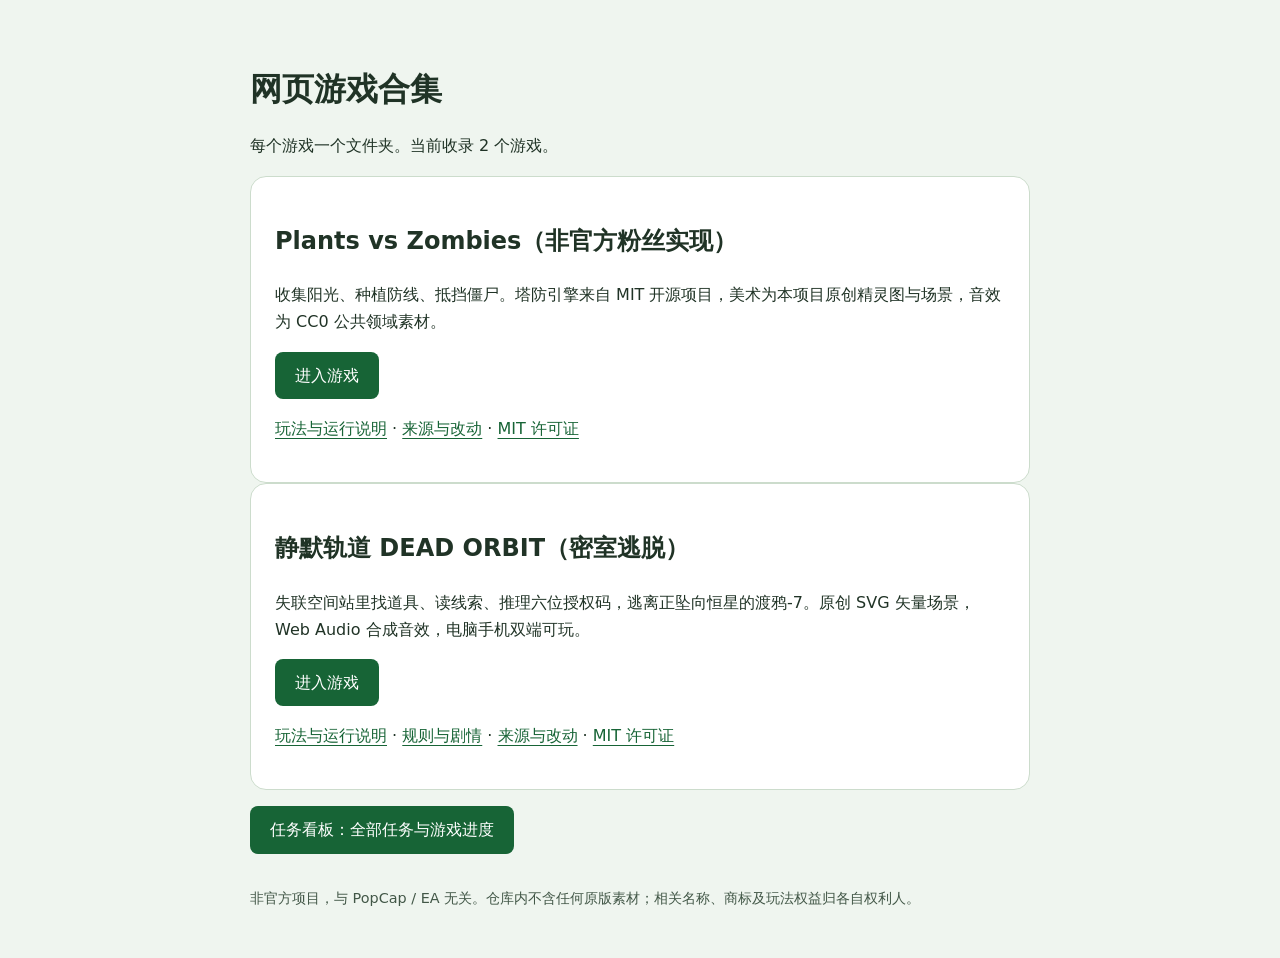
<file: index.html>
<!DOCTYPE html>
<html lang="zh-CN">
<head>
  <meta charset="UTF-8">
  <meta name="viewport" content="width=device-width, initial-scale=1">
  <meta name="description" content="独立文件夹组织的开源网页游戏列表">
  <title>网页游戏合集</title>
  <style>
    * { box-sizing: border-box; }
    body { margin: 0; padding: 48px 20px; font-family: system-ui, sans-serif; background: #eff5ef; color: #203326; line-height: 1.7; }
    main { max-width: 780px; margin: auto; }
    h1 { line-height: 1.3; }
    ul { padding: 0; list-style: none; }
    article { padding: 24px; background: white; border: 1px solid #ccdccc; border-radius: 16px; }
    a { color: #176436; text-underline-offset: 4px; }
    .play { display: inline-block; padding: 10px 20px; background: #176436; color: white; border-radius: 8px; text-decoration: none; }
    a:focus-visible { outline: 3px solid #ce8612; outline-offset: 4px; }
    footer { margin-top: 32px; font-size: 0.9rem; color: #425747; }
  </style>
</head>
<body>
  <main>
    <h1>网页游戏合集</h1>
    <p>每个游戏一个文件夹。当前收录 2 个游戏。</p>
    <ul aria-label="游戏清单">
      <li>
        <article>
          <h2>Plants vs Zombies（非官方粉丝实现）</h2>
          <p>收集阳光、种植防线、抵挡僵尸。塔防引擎来自 MIT 开源项目，美术为本项目原创精灵图与场景，音效为 CC0 公共领域素材。</p>
          <p><a class="play" href="./plants-vs-zombies/">进入游戏</a></p>
          <p><a href="./plants-vs-zombies/README.md">玩法与运行说明</a> · <a href="./plants-vs-zombies/ATTRIBUTION.md">来源与改动</a> · <a href="./plants-vs-zombies/LICENSE">MIT 许可证</a></p>
        </article>
      </li>
      <li>
        <article>
          <h2>静默轨道 DEAD ORBIT（密室逃脱）</h2>
          <p>失联空间站里找道具、读线索、推理六位授权码，逃离正坠向恒星的渡鸦-7。原创 SVG 矢量场景，Web Audio 合成音效，电脑手机双端可玩。</p>
          <p><a class="play" href="./dead-orbit/">进入游戏</a></p>
          <p><a href="./dead-orbit/README.md">玩法与运行说明</a> · <a href="./dead-orbit/RULES.md">规则与剧情</a> · <a href="./dead-orbit/ATTRIBUTION.md">来源与改动</a> · <a href="./dead-orbit/LICENSE">MIT 许可证</a></p>
        </article>
      </li>
    </ul>
    <p><a class="play" href="./board.html">任务看板：全部任务与游戏进度</a></p>
    <footer>非官方项目，与 PopCap / EA 无关。仓库内不含任何原版素材；相关名称、商标及玩法权益归各自权利人。</footer>
  </main>
</body>
</html>
</file>
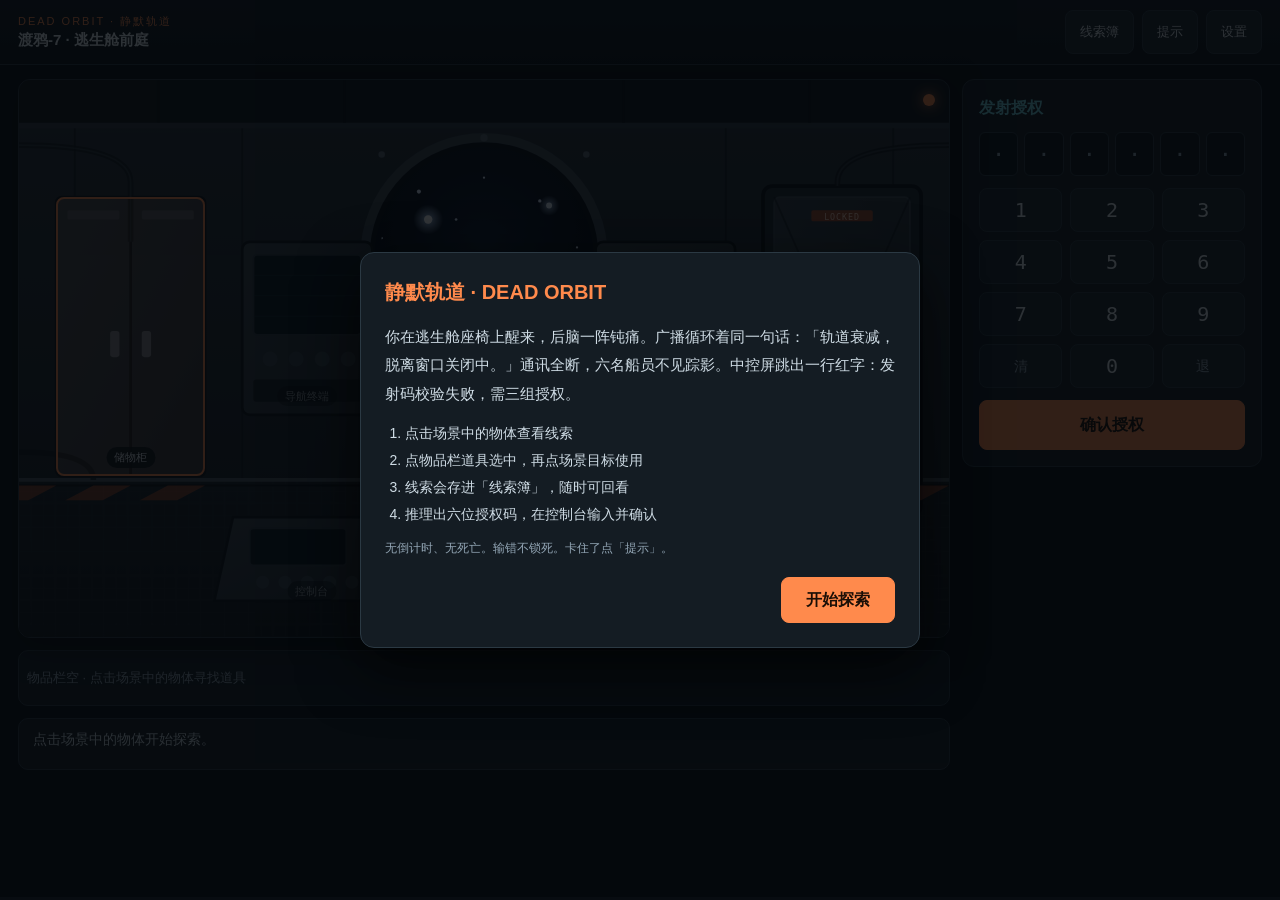
<file: dead-orbit/index.html>
<!DOCTYPE html>
<html lang="zh-CN" data-layout="mobile">
<head>
  <meta charset="UTF-8">
  <meta name="viewport" content="width=device-width, initial-scale=1, viewport-fit=cover">
  <meta name="description" content="静默轨道 DEAD ORBIT：一款纯前端密室逃脱解谜游戏，找道具、读线索、推理授权码，逃离渡鸦-7。">
  <meta name="theme-color" content="#080c11">
  <title>静默轨道 DEAD ORBIT · 密室逃脱</title>
  <link rel="icon" href="./art/favicon.svg" type="image/svg+xml">
  <link rel="stylesheet" href="./style.css">
</head>
<body>
  <div id="app"></div>
  <noscript>本游戏需要启用 JavaScript。</noscript>
  <script type="module" src="./src/app.mjs"></script>
</body>
</html>
</file>
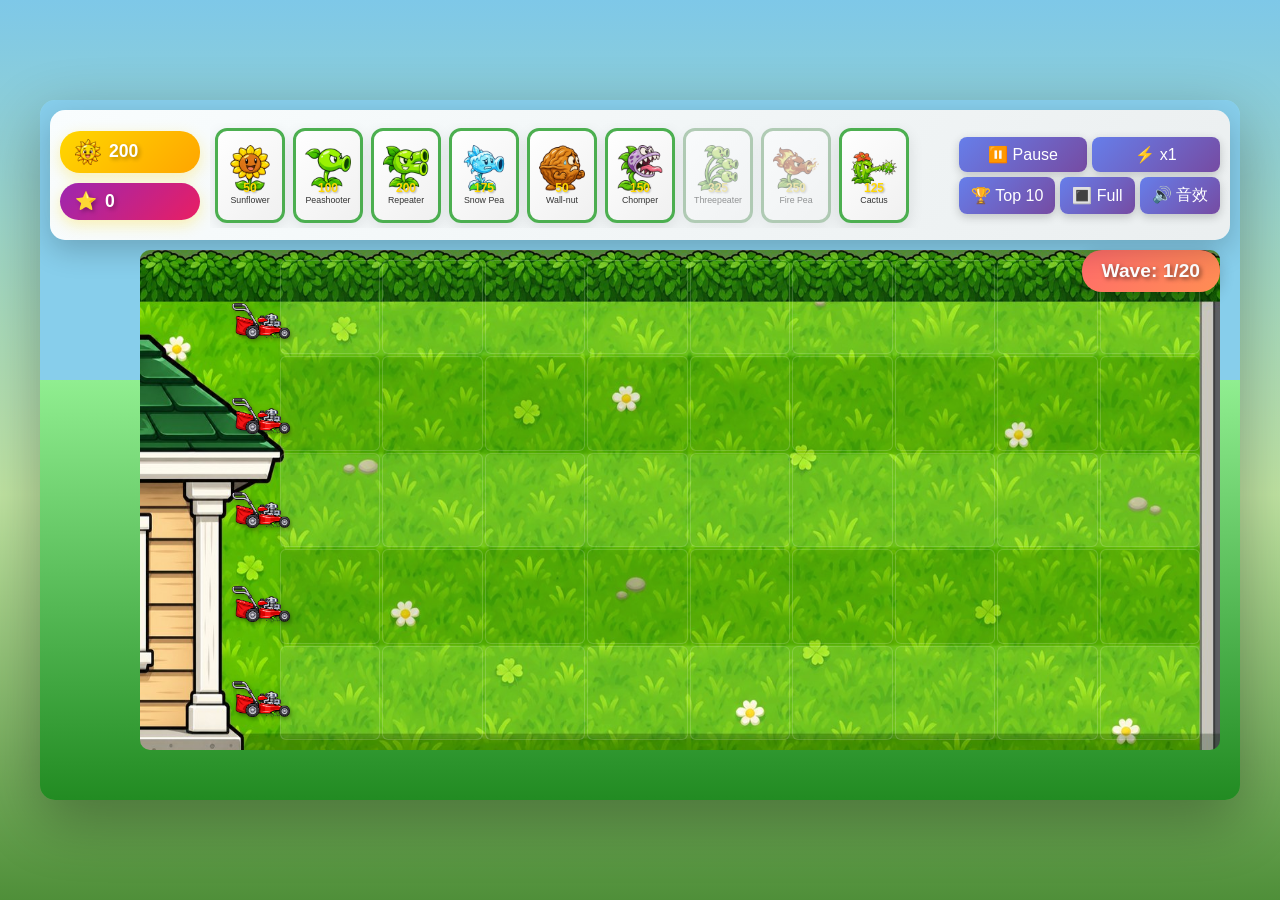
<file: plants-vs-zombies/index.html>
<!DOCTYPE html>
<!-- MIT License
Copyright (c) 2025 Valentyn Kolesnikov <0009-0003-9608-3364@orcid.org>
-->
<html lang="en">
<head>
    <meta charset="UTF-8">
    <meta name="viewport" content="width=device-width, initial-scale=1.0, user-scalable=no">
    <meta name="description" content="Plants vs Zombies">
    <title>Plants vs Zombies</title>
    <style>
        * {
            margin: 0;
            padding: 0;
            box-sizing: border-box;
            user-select: none;
            -webkit-user-select: none;
            -webkit-touch-callout: none;
        }

        body {
            font-family: 'Segoe UI', Tahoma, Geneva, Verdana, sans-serif;
            background: linear-gradient(180deg, #7ec8e8 0%, #bfe3a1 55%, #4f8f39 100%);
            overflow: hidden;
            position: relative;
            height: 100vh;
            display: flex;
            justify-content: center;
            align-items: center;
        }

        #gameContainer {
            width: 100%;
            max-width: 1200px;
            height: 100vh;
            max-height: 700px;
            position: relative;
            background: linear-gradient(to bottom, #87CEEB 0%, #87CEEB 40%, #90EE90 40%, #228B22 100%);
            box-shadow: 0 20px 60px rgba(0,0,0,0.3);
            border-radius: 15px;
            overflow: hidden;
        }

        /* Fullscreen mode adjustments */
        body:fullscreen #gameContainer,
        body:-webkit-full-screen #gameContainer,
        body:-moz-full-screen #gameContainer,
        body:-ms-fullscreen #gameContainer {
            max-width: 100%;
            max-height: 100%;
            border-radius: 0;
        }

        #gameBoard {
            position: absolute;
            top: 150px;
            left: 100px;
            right: 20px;
            bottom: 50px;
            display: grid;
            grid-template-columns: repeat(9, 1fr);
            grid-template-rows: repeat(5, 1fr);
            gap: 2px;
            background: rgba(0,0,0,0.1);
            padding: 10px;
            border-radius: 10px;
        }

        .cell {
            background: linear-gradient(135deg, rgba(144, 238, 144, 0.3), rgba(34, 139, 34, 0.3));
            border: 2px solid rgba(34, 139, 34, 0.5);
            border-radius: 8px;
            position: relative;
            cursor: pointer;
            transition: all 0.3s ease;
            display: flex;
            align-items: center;
            justify-content: center;
            overflow: visible;
        }

        .cell:hover {
            background: rgba(144, 238, 144, 0.5);
            transform: scale(1.05);
            box-shadow: 0 5px 15px rgba(0,0,0,0.2);
        }

        .plant {
            font-size: 2.5em;
            animation: plantGrow 0.5s ease;
            filter: drop-shadow(2px 2px 4px rgba(0,0,0,0.3));
            z-index: 2;
            position: absolute;
            top: 50%;
            left: 50%;
            transform: translate(-50%, -50%);
        }

        .plant-health-bar {
            position: absolute;
            width: 40px;
            height: 3px;
            background: rgba(0,0,0,0.3);
            bottom: -8px;
            left: 50%;
            transform: translateX(-50%);
            border-radius: 2px;
            overflow: hidden;
        }

        .plant-health-fill {
            height: 100%;
            background: linear-gradient(90deg, #4CAF50, #8BC34A);
            transition: width 0.3s ease;
            box-shadow: 0 0 3px rgba(76,175,80,0.5);
        }

        .plant.shooting {
            animation: shootAnimation 0.3s ease;
        }

        @keyframes shootAnimation {
            0% { transform: translate(-50%, -50%) scale(1); }
            50% { transform: translate(-50%, -50%) scale(1.2); }
            100% { transform: translate(-50%, -50%) scale(1); }
        }

        @keyframes plantGrow {
            0% { transform: translate(-50%, -50%) scale(0) rotate(0deg); }
            50% { transform: translate(-50%, -50%) scale(1.2) rotate(10deg); }
            100% { transform: translate(-50%, -50%) scale(1) rotate(0deg); }
        }

        .zombie {
            position: absolute;
            font-size: 2.5em;
            z-index: 3;
            filter: drop-shadow(2px 2px 4px rgba(0,0,0,0.5));
            transition: filter 0.3s ease;
            will-change: transform;
            transform: scaleX(-1);
        }

        .zombie-health-bar {
            position: absolute;
            width: 40px;
            height: 4px;
            background: rgba(255,0,0,0.8);
            top: -10px;
            left: 50%;
            transform: translateX(-50%);
            border-radius: 2px;
            overflow: hidden;
        }

        .zombie-health-fill {
            height: 100%;
            background: linear-gradient(90deg, #ff0000, #ff6600);
            transition: width 0.3s ease;
            box-shadow: 0 0 5px rgba(255,0,0,0.5);
        }

        .zombie.slowed {
            filter: drop-shadow(2px 2px 4px rgba(0,0,0,0.5)) hue-rotate(200deg) brightness(1.5);
        }

        .zombie.eating {
            animation: zombieEat 0.5s infinite;
        }

        @keyframes zombieEat {
            0%, 100% { transform: scaleX(-1) translateY(0); }
            50% { transform: scaleX(-1) translateY(-5px); }
        }

        .projectile {
            position: absolute;
            font-size: 1.5em;
            z-index: 4;
            filter: drop-shadow(0 0 5px rgba(255,255,0,0.8));
            will-change: transform;
        }

        .projectile.fire {
            filter: drop-shadow(0 0 10px rgba(255,100,0,1));
            animation: fireGlow 0.3s infinite alternate;
        }

        @keyframes fireGlow {
            from { transform: scale(1); }
            to { transform: scale(1.2); }
        }

        /* ==== 原创美术素材（AI 生成，已抠底；emoji 仅作为键）==== */
        .sprite {
            background-repeat: no-repeat;
            background-position: center;
            background-size: contain;
            font-size: 0 !important;
            line-height: 0;
            color: transparent;
        }
        .cell .plant.sprite { width: 92%; height: 92%; }
        .sun .sprite { width: 46px; height: 46px; }
        #sunIcon { width: 26px; height: 26px; }
        .zombie.sprite .zombie-health-bar { width: 52px; top: -12px; }
        .zombie.sprite { width: 72px; height: 88px; transform: none; }
        .zombie.sprite.eating { animation: zombieEatSprite 0.5s infinite; }
        @keyframes zombieEatSprite {
            0%, 100% { transform: translateY(0); }
            50% { transform: translateY(-4px); }
        }
        .projectile.sprite { width: 20px; height: 20px; }
        .plantCard .emoji.sprite { width: 46px; height: 46px; margin-bottom: -10px; }
        #gameBoard {
            background-image: url('art/bg_scene.jpg');
            background-size: 100% 100%;
            background-position: center;
            background-repeat: no-repeat;
        }
        /* 割草机：每行最左端，僵尸压线时自动启动 */
        .mower {
            position: fixed;
            width: 58px;
            height: 40px;
            background-image: url('art/item_mower.png');
            background-size: contain;
            background-repeat: no-repeat;
            background-position: center bottom;
            z-index: 1;
            pointer-events: none;
            filter: drop-shadow(1px 2px 2px rgba(0,0,0,0.35));
        }
        .mower.mowing { animation: mowerShake 0.12s infinite; }
        @keyframes mowerShake {
            0%, 100% { transform: translateY(0); }
            50% { transform: translateY(-2px); }
        }

        .cell {
            background: rgba(255,255,255,0.02);
            border: 1px solid rgba(255,255,255,0.16);
            border-radius: 6px;
        }
        .cell:hover {
            background: rgba(255,255,255,0.18);
            border-color: rgba(255,255,255,0.45);
        }

        #ui {
            position: absolute;
            top: 10px;
            left: 10px;
            right: 10px;
            height: 130px;
            background: linear-gradient(135deg, rgba(255,255,255,0.95), rgba(240,240,240,0.95));
            border-radius: 15px;
            padding: 10px;
            box-shadow: 0 10px 30px rgba(0,0,0,0.2);
            display: flex;
            gap: 10px;
            align-items: center;
            backdrop-filter: blur(10px);
            z-index: 10;
        }

        #leftPanel {
            display: flex;
            flex-direction: column;
            gap: 10px;
            min-width: 140px;
        }

        #plantSelection {
            display: flex;
            gap: 8px;
            flex: 1;
            align-items: center;
            overflow-x: auto;
            overflow-y: hidden;
            padding: 5px;
            scrollbar-width: thin;
            scrollbar-color: rgba(0,0,0,0.2) transparent;
        }

        #plantSelection::-webkit-scrollbar {
            height: 6px;
        }

        #plantSelection::-webkit-scrollbar-track {
            background: rgba(0,0,0,0.1);
            border-radius: 3px;
        }

        #plantSelection::-webkit-scrollbar-thumb {
            background: rgba(0,0,0,0.3);
            border-radius: 3px;
        }

        .plantCard {
            min-width: 70px;
            width: 70px;
            height: 95px;
            background: linear-gradient(135deg, #fff, #f0f0f0);
            border: 3px solid #4CAF50;
            border-radius: 12px;
            display: flex;
            flex-direction: column;
            align-items: center;
            justify-content: center;
            cursor: pointer;
            transition: all 0.3s ease;
            box-shadow: 0 5px 15px rgba(0,0,0,0.1);
            position: relative;
            overflow: hidden;
            flex-shrink: 0;
        }

        .plantCard::before {
            content: '';
            position: absolute;
            top: -50%;
            left: -50%;
            width: 200%;
            height: 200%;
            background: linear-gradient(45deg, transparent, rgba(255,255,255,0.3), transparent);
            transform: rotate(45deg);
            transition: all 0.5s ease;
            opacity: 0;
        }

        .plantCard:hover::before {
            animation: shine 0.5s ease;
        }

        @keyframes shine {
            0% { transform: translateX(-100%) translateY(-100%) rotate(45deg); opacity: 0; }
            50% { opacity: 1; }
            100% { transform: translateX(100%) translateY(100%) rotate(45deg); opacity: 0; }
        }

        .plantCard:hover {
            transform: translateY(-5px) scale(1.05);
            box-shadow: 0 10px 25px rgba(0,0,0,0.2);
            border-color: #45a049;
        }

        .plantCard.selected {
            background: linear-gradient(135deg, #4CAF50, #45a049);
            transform: scale(1.1);
            box-shadow: 0 0 20px rgba(76, 175, 80, 0.5);
        }

        .plantCard.disabled {
            opacity: 0.5;
            cursor: not-allowed;
            filter: grayscale(50%);
        }

        .plantCard .emoji {
            font-size: 1.6em;
            margin-bottom: 2px;
        }

        .plantCard .cost {
            font-size: 0.75em;
            font-weight: bold;
            color: #FFD700;
            text-shadow: 1px 1px 2px rgba(0,0,0,0.3);
        }

        .plantCard .name {
            font-size: 0.55em;
            color: #333;
            text-align: center;
        }

        #sunCounter, #scoreCounter {
            display: flex;
            align-items: center;
            gap: 8px;
            font-size: 1.1em;
            font-weight: bold;
            padding: 8px 15px;
            border-radius: 20px;
            box-shadow: 0 5px 15px rgba(255, 215, 0, 0.3);
            color: white;
            text-shadow: 2px 2px 4px rgba(0,0,0,0.3);
            white-space: nowrap;
        }

        #sunCounter {
            background: linear-gradient(135deg, #FFD700, #FFA500);
        }

        #scoreCounter {
            background: linear-gradient(135deg, #9C27B0, #E91E63);
        }

        #controlButtons {
            display: flex;
            flex-direction: column;
            gap: 5px;
            min-width: 140px;
        }

        .controlRow {
            display: flex;
            gap: 5px;
        }

        .controlBtn {
            padding: 8px 12px;
            font-size: 1em;
            background: linear-gradient(135deg, #667eea, #764ba2);
            color: white;
            border: none;
            border-radius: 8px;
            cursor: pointer;
            transition: all 0.3s ease;
            box-shadow: 0 3px 10px rgba(0,0,0,0.2);
            white-space: nowrap;
            flex: 1;
        }

        .controlBtn:hover {
            transform: translateY(-2px);
            box-shadow: 0 5px 15px rgba(0,0,0,0.3);
        }

        .controlBtn.active {
            background: linear-gradient(135deg, #4CAF50, #45a049);
        }

        .sun {
            position: absolute;
            font-size: 2em;
            cursor: pointer;
            animation: sunFall 10s linear;
            z-index: 5;
            filter: drop-shadow(0 0 10px rgba(255, 215, 0, 0.8));
            transition: all 0.3s ease;
            display: flex;
            align-items: center;
            gap: 5px;
        }

        .sun-value {
            font-size: 0.6em;
            font-weight: bold;
            color: #FFD700;
            text-shadow: 1px 1px 2px rgba(0,0,0,0.5);
        }

        .sun:hover {
            transform: scale(1.2);
            filter: drop-shadow(0 0 20px rgba(255, 215, 0, 1));
        }

        @keyframes sunFall {
            from { top: -50px; }
            to { top: 90%; }
        }

        .points-popup {
            position: absolute;
            font-size: 1.5em;
            font-weight: bold;
            color: #FFD700;
            text-shadow: 2px 2px 4px rgba(0,0,0,0.5);
            z-index: 10;
            pointer-events: none;
            animation: pointsFloat 1.5s ease-out forwards;
        }

        @keyframes pointsFloat {
            0% { 
                transform: translateY(0) scale(1);
                opacity: 1;
            }
            100% { 
                transform: translateY(-50px) scale(1.5);
                opacity: 0;
            }
        }

        #gameOver, #pauseMenu, #leaderboard, #victoryScreen {
            position: absolute;
            top: 50%;
            left: 50%;
            transform: translate(-50%, -50%);
            background: linear-gradient(135deg, rgba(255,255,255,0.98), rgba(240,240,240,0.98));
            padding: 30px;
            border-radius: 20px;
            text-align: center;
            box-shadow: 0 20px 60px rgba(0,0,0,0.3);
            backdrop-filter: blur(10px);
            display: none;
            max-width: 500px;
            width: 90%;
        }

        /* Make leaderboard highest z-index */
        #leaderboard {
            z-index: 1000;
            max-height: 80vh;
            overflow-y: auto;
        }

        #gameOver, #pauseMenu, #victoryScreen {
            z-index: 100;
        }

        #gameOver h2, #pauseMenu h2, #leaderboard h2, #victoryScreen h2 {
            font-size: 2.2em;
            margin-bottom: 20px;
            background: linear-gradient(135deg, #667eea, #764ba2);
            -webkit-background-clip: text;
            -webkit-text-fill-color: transparent;
            background-clip: text;
        }

        #victoryScreen h2 {
            background: linear-gradient(135deg, #FFD700, #FFA500);
            -webkit-background-clip: text;
            -webkit-text-fill-color: transparent;
            background-clip: text;
        }

        .leaderboard-entry {
            display: flex;
            justify-content: space-between;
            align-items: center;
            padding: 10px 15px;
            margin: 5px 0;
            background: linear-gradient(135deg, rgba(255,255,255,0.8), rgba(240,240,240,0.8));
            border-radius: 10px;
            box-shadow: 0 2px 5px rgba(0,0,0,0.1);
            transition: all 0.3s ease;
            position: relative;
        }

        .leaderboard-entry:hover {
            transform: translateX(5px);
            box-shadow: 0 4px 10px rgba(0,0,0,0.2);
        }

        .leaderboard-entry.gold {
            background: linear-gradient(135deg, #FFD700, #FFA500);
            color: white;
            font-weight: bold;
        }

        .leaderboard-entry.silver {
            background: linear-gradient(135deg, #C0C0C0, #A0A0A0);
            color: white;
            font-weight: bold;
        }

        .leaderboard-entry.bronze {
            background: linear-gradient(135deg, #CD7F32, #B87333);
            color: white;
            font-weight: bold;
        }

        .leaderboard-rank {
            font-size: 1.2em;
            font-weight: bold;
            min-width: 30px;
        }

        .leaderboard-datetime {
            flex: 1;
            text-align: left;
            margin: 0 15px;
            display: flex;
            flex-direction: column;
        }

        .leaderboard-date {
            font-size: 0.9em;
        }

        .leaderboard-time {
            font-size: 0.75em;
            opacity: 0.8;
        }

        .leaderboard-score {
            font-weight: bold;
            color: #764ba2;
        }

        .leaderboard-entry.gold .leaderboard-score,
        .leaderboard-entry.silver .leaderboard-score,
        .leaderboard-entry.bronze .leaderboard-score {
            color: rgba(255,255,255,0.9);
        }

        .stats {
            margin: 20px 0;
            font-size: 1.1em;
            color: #333;
        }

        .btn {
            padding: 12px 25px;
            margin: 8px;
            font-size: 1em;
            background: linear-gradient(135deg, #4CAF50, #45a049);
            color: white;
            border: none;
            border-radius: 10px;
            cursor: pointer;
            transition: all 0.3s ease;
            box-shadow: 0 5px 15px rgba(0,0,0,0.2);
        }

        .btn:hover {
            transform: translateY(-3px);
            box-shadow: 0 8px 25px rgba(0,0,0,0.3);
        }

        .btn.secondary {
            background: linear-gradient(135deg, #667eea, #764ba2);
        }

        .btn.gold {
            background: linear-gradient(135deg, #FFD700, #FFA500);
        }

        #wave {
            position: absolute;
            top: 150px;
            right: 20px;
            font-size: 1.2em;
            font-weight: bold;
            color: white;
            text-shadow: 2px 2px 4px rgba(0,0,0,0.5);
            background: linear-gradient(135deg, #FF6B6B, #FF8E53);
            padding: 10px 20px;
            border-radius: 20px;
            box-shadow: 0 5px 15px rgba(0,0,0,0.2);
            z-index: 9;
            display: flex;
            flex-direction: column;
            align-items: center;
        }

        #wave .damage-bonus {
            font-size: 0.7em;
            margin-top: 3px;
            opacity: 0.9;
            display: none;
        }

        #wave.final-wave {
            background: linear-gradient(135deg, #FFD700, #FFA500);
            animation: pulse 1s infinite;
        }

        @keyframes pulse {
            0%, 100% { transform: scale(1); }
            50% { transform: scale(1.05); }
        }

        .damage-effect {
            animation: damage 0.3s ease;
        }

        @keyframes damage {
            0%, 100% { transform: scaleX(-1); filter: brightness(1); }
            50% { transform: scaleX(-1) scale(0.9); filter: brightness(1.5) hue-rotate(180deg); }
        }

        .plant-damage-effect {
            animation: plantDamage 0.3s ease;
        }

        @keyframes plantDamage {
            0%, 100% { transform: translate(-50%, -50%) scale(1); filter: brightness(1); }
            50% { transform: translate(-50%, -50%) scale(0.9); filter: brightness(1.5) hue-rotate(90deg); }
        }

        .collect-effect {
            animation: collect 0.5s ease;
        }

        @keyframes collect {
            0% { transform: scale(1) rotate(0deg); }
            100% { transform: scale(0) rotate(360deg); opacity: 0; }
        }

        /* Landscape mode optimizations */
        @media (orientation: landscape) and (max-height: 600px) {
            #ui {
                height: 100px;
            }
            
            #gameBoard {
                top: 110px;
                bottom: 20px;
            }
            
            #wave {
                top: 110px;
            }
            
            .plantCard {
                min-width: 55px;
                width: 55px;
                height: 75px;
            }
            
            .plantCard .emoji {
                font-size: 1.3em;
            }
            
            .controlBtn {
                padding: 5px 8px;
                font-size: 0.85em;
            }
            
            #sunCounter, #scoreCounter {
                font-size: 0.95em;
                padding: 6px 12px;
            }
        }

        @media (max-width: 768px) {
            #gameBoard {
                left: 10px;
                right: 10px;
                top: 140px;
            }
            
            #wave {
                top: 140px;
                right: 10px;
                font-size: 1em;
                padding: 8px 15px;
            }
            
            .plantCard {
                min-width: 60px;
                width: 60px;
                height: 80px;
            }
            
            .plantCard .emoji {
                font-size: 1.4em;
            }
            
            .plant, .zombie {
                font-size: 2em;
            }

            #ui {
                padding: 8px;
                gap: 8px;
            }

            #leftPanel, #controlButtons {
                min-width: 120px;
            }

            .controlBtn {
                font-size: 0.9em;
                padding: 6px 10px;
            }
        }

        .particle {
            position: absolute;
            pointer-events: none;
            animation: particle 1s ease-out forwards;
            font-size: 1.5em;
            z-index: 10;
        }

        @keyframes particle {
            0% { transform: translate(0, 0) scale(1); opacity: 1; }
            100% { transform: translate(var(--x), var(--y)) scale(0); opacity: 0; }
        }

        #debugInfo {
            position: absolute;
            bottom: 10px;
            left: 10px;
            color: white;
            font-size: 0.8em;
            background: rgba(0,0,0,0.5);
            padding: 5px;
            border-radius: 5px;
            display: none;
        }

        /* Force landscape message */
        #landscapeMessage {
            display: none;
            position: fixed;
            top: 0;
            left: 0;
            right: 0;
            bottom: 0;
            background: linear-gradient(135deg, #667eea, #764ba2);
            color: white;
            z-index: 2000;
            align-items: center;
            justify-content: center;
            flex-direction: column;
            text-align: center;
            padding: 20px;
        }

        #landscapeMessage h2 {
            font-size: 2em;
            margin-bottom: 20px;
        }

        #landscapeMessage p {
            font-size: 1.2em;
            margin-bottom: 30px;
        }

        @media (orientation: portrait) and (max-width: 768px) {
            #landscapeMessage {
                display: flex;
            }
            
            #gameContainer {
                display: none;
            }
        }

        .save-notification {
            position: fixed;
            top: 50%;
            left: 50%;
            transform: translate(-50%, -50%);
            background: linear-gradient(135deg, #4CAF50, #45a049);
            color: white;
            padding: 20px 40px;
            border-radius: 15px;
            font-size: 1.2em;
            font-weight: bold;
            z-index: 200;
            animation: saveNotification 2s ease forwards;
            box-shadow: 0 10px 30px rgba(0,0,0,0.3);
        }

        @keyframes saveNotification {
            0% { opacity: 0; transform: translate(-50%, -50%) scale(0.5); }
            20% { opacity: 1; transform: translate(-50%, -50%) scale(1.1); }
            40% { transform: translate(-50%, -50%) scale(1); }
            80% { opacity: 1; }
            100% { opacity: 0; }
        }
    </style>
</head>
<body>
    <div id="landscapeMessage">
        <h2>📱 Rotate Your Device</h2>
        <p>Please rotate your device to landscape mode for the best gaming experience!</p>
        <div style="font-size: 4em;">↻</div>
    </div>

    <div id="gameContainer">
        <div id="ui">
            <div id="leftPanel">
                <div id="sunCounter"><span class="emoji" id="sunIcon"></span><span id="sunCount">200</span></div>
                <div id="scoreCounter">⭐ <span id="scoreCount">0</span></div>
            </div>
            
            <div id="plantSelection">
                <div class="plantCard" data-plant="sunflower" data-cost="50">
                    <div class="emoji">🌻</div>
                    <div class="cost">50</div>
                    <div class="name">Sunflower</div>
                </div>
                <div class="plantCard" data-plant="peashooter" data-cost="100">
                    <div class="emoji">🌱</div>
                    <div class="cost">100</div>
                    <div class="name">Peashooter</div>
                </div>
                <div class="plantCard" data-plant="repeater" data-cost="200">
                    <div class="emoji">🌾</div>
                    <div class="cost">200</div>
                    <div class="name">Repeater</div>
                </div>
                <div class="plantCard" data-plant="snowpea" data-cost="175">
                    <div class="emoji">❄️</div>
                    <div class="cost">175</div>
                    <div class="name">Snow Pea</div>
                </div>
                <div class="plantCard" data-plant="wallnut" data-cost="50">
                    <div class="emoji">🥥</div>
                    <div class="cost">50</div>
                    <div class="name">Wall-nut</div>
                </div>
                <div class="plantCard" data-plant="chomper" data-cost="150">
                    <div class="emoji">🌿</div>
                    <div class="cost">150</div>
                    <div class="name">Chomper</div>
                </div>
                <div class="plantCard" data-plant="threepeater" data-cost="325">
                    <div class="emoji">🎋</div>
                    <div class="cost">325</div>
                    <div class="name">Threepeater</div>
                </div>
                <div class="plantCard" data-plant="firepea" data-cost="250">
                    <div class="emoji">🔥</div>
                    <div class="cost">250</div>
                    <div class="name">Fire Pea</div>
                </div>
                <div class="plantCard" data-plant="cactus" data-cost="125">
                    <div class="emoji">🌵</div>
                    <div class="cost">125</div>
                    <div class="name">Cactus</div>
                </div>
            </div>
            
            <div id="controlButtons">
                <div class="controlRow">
                    <button class="controlBtn" id="pauseBtn">⏸️ Pause</button>
                    <button class="controlBtn" id="speedBtn">⚡ x1</button>
                </div>
                <div class="controlRow">
                    <button class="controlBtn" id="leaderBtn">🏆 Top 10</button>
                    <button class="controlBtn" id="fullscreenBtn">🔳 Full</button>
                    <button class="controlBtn" id="muteBtn">🔊 音效</button>
                </div>
            </div>
        </div>
        
        <div id="wave">
            <div>Wave: <span id="waveCount">1</span>/20</div>
            <div class="damage-bonus">DMG: +<span id="damageBonus">0</span>%</div>
        </div>
        
        <div id="gameBoard"></div>
        
        <div id="debugInfo"></div>
        
        <div id="pauseMenu">
            <h2>Game Paused</h2>
            <button class="btn" onclick="resumeGame()">Resume</button>
            <button class="btn secondary" onclick="showLeaderboard()">Top 10 Scores</button>
            <button class="btn" onclick="restartGame()">Restart</button>
        </div>
        
        <div id="leaderboard">
            <h2>🏆 Top 10 Scores</h2>
            <div id="leaderboardList"></div>
            <button class="btn" onclick="closeLeaderboard()">Close</button>
        </div>
        
        <div id="gameOver">
            <h2>Game Over!</h2>
            <div class="stats">
                <p>Final Score: <span id="finalScore">0</span></p>
                <p>Waves Survived: <span id="finalWave">0</span></p>
                <p>Zombies Defeated: <span id="finalZombies">0</span></p>
            </div>
            <div>
                <button class="btn secondary" onclick="showLeaderboard()">View Top 10</button>
                <button class="btn" onclick="restartGame()">Play Again</button>
            </div>
        </div>

        <div id="victoryScreen">
            <h2>🎉 Victory! 🎉</h2>
            <div class="stats">
                <p style="font-size: 1.3em; color: #FFD700;">You survived all 20 waves!</p>
                <p>Final Score: <span id="victoryScore" style="font-size: 1.5em; color: #764ba2;">0</span></p>
                <p>Zombies Defeated: <span id="victoryZombies">0</span></p>
                <p style="margin-top: 15px; color: #4CAF50;">Your score has been saved!</p>
            </div>
            <div>
                <button class="btn gold" onclick="showLeaderboard()">View Top 10</button>
                <button class="btn" onclick="restartGame()">Play Again</button>
            </div>
        </div>
    </div>

    <script>
        // Game State
        let gameState = {
            sun: 200,
            score: 0,
            selectedPlant: null,
            plants: [],
            zombies: [],
            projectiles: [],
            suns: [],
            wave: 1,
            maxWaves: 20,
            zombiesDefeated: 0,
            isPaused: false,
            isGameOver: false,
            isVictory: false,
            cellSize: { width: 0, height: 0 },
            boardRect: null,
            lawnInset: 0,
            mowers: [],
            gameSpeed: 1,
            lastUpdate: Date.now(),
            zombieDamageMultiplier: 1.0,
            waveTimer: null,
            waveStartTime: Date.now(),
            waveTimeElapsed: 0,
            waveDuration: 30000,
            pauseTime: null,
            wasFullscreen: false,
            sunInterval: null,
            gameLoopId: null
        };

        // Enhanced Plant Types - SUNFLOWER SUN REDUCED TO 80%
        const plantTypes = {
            sunflower: { 
                emoji: '🌻', 
                health: 3.6,
                maxHealth: 3.6,
                produces: 'sun', 
                sunAmount: 40,
                interval: 15000,
                shoots: false,
                damage: 0.5,
                shootInterval: 2500,
                projectile: '☀️',
                description: 'Produces sun and shoots'
            },
            peashooter: { 
                emoji: '🌱', 
                health: 3.6,
                maxHealth: 3.6,
                shoots: true, 
                damage: 1, 
                shootInterval: 1500,
                projectile: '🟢',
                description: 'Basic shooter'
            },
            wallnut: { 
                emoji: '🥥', 
                health: 24,
                maxHealth: 24,
                shoots: false,
                damage: 0.3,
                shootInterval: 3000,
                projectile: '🟤',
                description: 'Defensive wall that shoots'
            },
            snowpea: { 
                emoji: '❄️', 
                health: 3.6,
                maxHealth: 3.6,
                shoots: true, 
                damage: 1, 
                slow: true, 
                shootInterval: 2000,
                projectile: '❄️',
                description: 'Slows zombies'
            },
            chomper: { 
                emoji: '🌿', 
                health: 4.88,
                maxHealth: 4.88,
                melee: false, 
                damage: 3, 
                interval: 3000,
                shoots: true,
                shootDamage: 2,
                shootInterval: 2500,
                projectile: '🍃',
                description: 'Eats zombies and shoots'
            },
            repeater: { 
                emoji: '🌾', 
                health: 3.6,
                maxHealth: 3.6,
                shoots: true, 
                damage: 1, 
                double: true, 
                shootInterval: 1500,
                projectile: '🟢',
                description: 'Shoots twice'
            },
            threepeater: {
                emoji: '🎋',
                health: 3.6,
                maxHealth: 3.6,
                shoots: true,
                damage: 1,
                triple: true,
                shootInterval: 1500,
                projectile: '🟢',
                description: 'Shoots 3 lanes'
            },
            firepea: {
                emoji: '🔥',
                health: 3.6,
                maxHealth: 3.6,
                shoots: true,
                damage: 2,
                fire: true,
                shootInterval: 1500,
                projectile: '🔥',
                description: 'Fire damage'
            },
            cactus: {
                emoji: '🌵',
                health: 4.8,
                maxHealth: 4.8,
                shoots: true,
                damage: 1,
                pierce: true,
                shootInterval: 1800,
                projectile: '📍',
                description: 'Piercing shots'
            }
        };

        // Enhanced Zombie Types
        const zombieTypes = {
            normal: { emoji: '🧟', health: 10, maxHealth: 10, speed: 10, damage: 1, points: 100 },
            cone: { emoji: '🧟‍♂️', health: 20, maxHealth: 20, speed: 10, damage: 1, points: 200 },
            bucket: { emoji: '🧟‍♀️', health: 40, maxHealth: 40, speed: 8, damage: 1, points: 400 },
            fast: { emoji: '💀', health: 6, maxHealth: 6, speed: 20, damage: 1, points: 150 },
            strong: { emoji: '👹', health: 60, maxHealth: 60, speed: 6, damage: 2, points: 600 }
        };

        // ==== 原创美术素材映射（AI 生成，版权归本项目）====
        const ART_BASE = 'art/';
        const ART = {
            '\u{1F33B}': 'plant_sunflower.png',
            '\u{1F331}': 'plant_peashooter.png',
            '\u{1F33E}': 'plant_repeater.png',
            '\u2744\uFE0F': 'plant_snowpea.png',
            '\u{1F965}': 'plant_wallnut.png',
            '\u{1F33F}': 'plant_chomper.png',
            '\u{1F38B}': 'plant_threepeater.png',
            '\u{1F525}': 'plant_firepea.png',
            '\u{1F335}': 'plant_cactus.png',
            '\u{1F9DF}': 'zombie_normal.png',
            '\u{1F9DF}\u200D\u2642\uFE0F': 'zombie_cone.png',
            '\u{1F9DF}\u200D\u2640\uFE0F': 'zombie_bucket.png',
            '\u{1F480}': 'zombie_fast.png',
            '\u{1F479}': 'zombie_strong.png',
            '\u2600\uFE0F': 'item_sun.png'
        };
        const PROJECTILE_ART = {
            '\u{1F7E2}': 'item_pea.png', '\u{1F343}': 'item_pea.png', '\u{1F7E4}': 'item_pea.png',
            '\u{1F4CD}': 'item_pea.png', '\u2744\uFE0F': 'item_pea.png', '\u{1F525}': 'item_pea.png',
            '\u2600\uFE0F': 'item_sun.png'
        };
        const PROJECTILE_FILTER = {
            '\u2744\uFE0F': 'hue-rotate(155deg) brightness(1.3) saturate(1.5)',
            '\u{1F525}': 'hue-rotate(-60deg) saturate(2.4) brightness(1.1)',
            '\u{1F7E4}': 'sepia(0.8) saturate(1.5) brightness(0.8)',
            '\u{1F343}': 'hue-rotate(45deg)',
            '\u{1F4CD}': 'grayscale(0.75) brightness(1.2)'
        };

        function applyArt(el, key, kind) {
            if (!el || !key) return false;
            const file = (kind === 'projectile' ? PROJECTILE_ART[key] : ART[key]);
            if (!file) return false;
            el.classList.add('sprite');
            el.textContent = '';
            el.style.backgroundImage = "url('" + ART_BASE + file + "')";
            if (kind === 'projectile' && PROJECTILE_FILTER[key]) el.style.filter = PROJECTILE_FILTER[key];
            return true;
        }

        function decoratePlantCards() {
            document.querySelectorAll('.plantCard').forEach(card => {
                const e = card.querySelector('.emoji');
                if (e) applyArt(e, e.textContent.trim());
            });
            const icon = document.getElementById('sunIcon');
            if (icon) applyArt(icon, '\u2600\ufe0f');
        }

        // ==== 音效（CC0 素材：Kenney，见 ATTRIBUTION.md）====
        const SFX = (() => {
            const SRC = {
                click: 'audio/click.mp3',
                place: 'audio/place.mp3',
                shoot: 'audio/shoot.mp3',
                hit: 'audio/hit.mp3',
                zhurt: 'audio/zombie_hurt.mp3',
                zdie: 'audio/zombie_die.mp3',
                groan: 'audio/zombie_groan.mp3',
                eat: 'audio/eat.mp3',
                sun: 'audio/sun.mp3',
                wave: 'audio/wave.mp3',
                win: 'audio/win.mp3',
                lose: 'audio/lose.mp3',
                plantdie: 'audio/plant_die.mp3',
                mower: 'audio/mower.mp3'
            };
            const VOL = { click: 0.35, place: 0.5, shoot: 0.22, hit: 0.2, zhurt: 0.3, zdie: 0.4,
                          groan: 0.3, eat: 0.22, sun: 0.45, wave: 0.5, win: 0.6, lose: 0.6, plantdie: 0.4, mower: 0.5 };
            const COOLDOWN = { shoot: 90, hit: 70, eat: 350, groan: 400, click: 60 };
            const pools = {}, last = {};
            let muted = false;
            try { muted = localStorage.getItem('pvz_muted') === '1'; } catch (e) {}
            for (const k in SRC) {
                pools[k] = [];
                for (let i = 0; i < 4; i++) {
                    const a = new Audio(SRC[k]);
                    a.preload = 'auto';
                    a.volume = VOL[k] !== undefined ? VOL[k] : 0.4;
                    pools[k].push(a);
                }
                pools[k].idx = 0;
            }
            function play(name) {
                if (muted) return;
                const p = pools[name];
                if (!p) return;
                const now = Date.now();
                if (COOLDOWN[name] && now - (last[name] || 0) < COOLDOWN[name]) return;
                last[name] = now;
                p.idx = (p.idx + 1) % p.length;
                const a = p[p.idx];
                try { a.currentTime = 0; const pr = a.play(); if (pr && pr.catch) pr.catch(() => {}); } catch (e) {}
            }
            // Safari/iOS 不会预加载未播放过的 Audio，且要求媒体在用户手势中"解锁"。
            // 首次触摸/点击时把每个音效静音播一下再复位：既强制预加载，又完成解锁。
            let unlocked = false;
            function unlock() {
                if (unlocked) return;
                unlocked = true;
                for (const k in pools) {
                    const a = pools[k][0];
                    try {
                        a.muted = true;
                        const pr = a.play();
                        if (pr && pr.then) {
                            pr.then(() => { a.pause(); a.currentTime = 0; a.muted = false; })
                              .catch(() => { a.muted = false; });
                        } else { a.pause(); a.currentTime = 0; a.muted = false; }
                    } catch (e) { a.muted = false; }
                }
            }
            function setMuted(m) {
                muted = !!m;
                try { localStorage.setItem('pvz_muted', muted ? '1' : '0'); } catch (e) {}
                const btn = document.getElementById('muteBtn');
                if (btn) btn.textContent = muted ? '\u{1F507} \u9759\u97f3' : '\u{1F50A} \u97f3\u6548';
            }
            function init() {
                setMuted(muted);
                const btn = document.getElementById('muteBtn');
                if (btn) btn.addEventListener('click', () => { setMuted(!muted); if (!muted) play('click'); });
                document.querySelectorAll('#controlButtons button:not(#muteBtn)').forEach(b =>
                    b.addEventListener('click', () => play('click')));
                document.querySelectorAll('.plantCard').forEach(c =>
                    c.addEventListener('click', () => play('click')));
                document.addEventListener('pointerdown', unlock, { once: true });
                document.addEventListener('keydown', unlock, { once: true });
            }
            function state() {
                const rs = {};
                for (const k in pools) rs[k] = [pools[k][0].readyState, pools[k][0].networkState, pools[k][0].error ? pools[k][0].error.code : 0];
                return { unlocked: unlocked, muted: muted, media: rs };
            }
            return { play: play, setMuted: setMuted, init: init, state: state };
        })();

        // Reset game state to initial values
        function resetGame() {
            // Clear any existing timers
            if (gameState.waveTimer) {
                clearTimeout(gameState.waveTimer);
            }
            if (gameState.sunInterval) {
                clearInterval(gameState.sunInterval);
            }
            
            // Clear all DOM elements
            clearAllGameElements();
            
            // Reset game state
            gameState = {
                sun: 200,
                score: 0,
                selectedPlant: null,
                plants: [],
                zombies: [],
                projectiles: [],
                suns: [],
                wave: 1,
                maxWaves: 20,
                zombiesDefeated: 0,
                isPaused: false,
                isGameOver: false,
                isVictory: false,
                cellSize: { width: 0, height: 0 },
                boardRect: null,
                lawnInset: 0,
                mowers: [],
                gameSpeed: 1,
                lastUpdate: Date.now(),
                zombieDamageMultiplier: 1.0,
                waveTimer: null,
                waveStartTime: Date.now(),
                waveTimeElapsed: 0,
                waveDuration: 30000,
                pauseTime: null,
                wasFullscreen: document.fullscreenElement !== null,
                sunInterval: null,
                gameLoopId: gameState.gameLoopId // Keep the game loop running
            };
            
            // Reset UI
            document.getElementById('sunCount').textContent = '200';
            document.getElementById('scoreCount').textContent = '0';
            document.getElementById('waveCount').textContent = '1';
            document.getElementById('damageBonus').textContent = '0';
            document.getElementById('speedBtn').textContent = '⚡ x1';
            document.getElementById('speedBtn').classList.remove('active');
            document.getElementById('pauseBtn').textContent = '⏸️ Pause';
            
            // Hide all menus
            document.getElementById('gameOver').style.display = 'none';
            document.getElementById('pauseMenu').style.display = 'none';
            document.getElementById('leaderboard').style.display = 'none';
            document.getElementById('victoryScreen').style.display = 'none';
            
            // Reset plant selection
            document.querySelectorAll('.plantCard').forEach(card => {
                card.classList.remove('selected');
            });
            
            // Update displays
            updateSunDisplay();
            updateDamageDisplay();
            updateWaveDisplay();
            updateBoardDimensions();
            
            // Restart sun spawning
            spawnSunPeriodically();
            
            // Start first wave after delay
            setTimeout(() => spawnZombieWave(), 5000);
        }

        // Clear all game elements from DOM
        function clearAllGameElements() {
            // Remove all zombies
            document.querySelectorAll('.zombie').forEach(el => el.remove());
            
            // Remove all projectiles
            document.querySelectorAll('.projectile').forEach(el => el.remove());
            
            // Remove all suns
            document.querySelectorAll('.sun').forEach(el => el.remove());
            
            // Remove all plants from cells
            document.querySelectorAll('.cell .plant').forEach(el => el.remove());
            
            // Remove any floating particles or popups
            document.querySelectorAll('.particle, .points-popup').forEach(el => el.remove());
        }

        // Calculate zombie damage with wave multiplier
        function getZombieDamage(baseZombieDamage) {
            return baseZombieDamage * gameState.zombieDamageMultiplier;
        }

        // Update damage multiplier display
        function updateDamageDisplay() {
            const bonusPercent = Math.round((gameState.zombieDamageMultiplier - 1) * 100);
            document.getElementById('damageBonus').textContent = bonusPercent;
        }

        // Update wave display
        function updateWaveDisplay() {
            document.getElementById('waveCount').textContent = gameState.wave;
            const waveElement = document.getElementById('wave');
            if (gameState.wave === gameState.maxWaves) {
                waveElement.classList.add('final-wave');
            } else {
                waveElement.classList.remove('final-wave');
            }
        }

        // Format date and time for display
        function formatDateTime(dateString) {
            const date = new Date(dateString);
            const now = new Date();
            const diffTime = Math.abs(now - date);
            const diffDays = Math.floor(diffTime / (1000 * 60 * 60 * 24));
            
            const timeStr = date.toLocaleTimeString('en-US', { 
                hour: '2-digit', 
                minute: '2-digit',
                hour12: true 
            });
            
            let dateStr;
            if (diffDays === 0) {
                dateStr = 'Today';
            } else if (diffDays === 1) {
                dateStr = 'Yesterday';
            } else if (diffDays < 7) {
                dateStr = `${diffDays} days ago`;
            } else {
                dateStr = date.toLocaleDateString('en-US', { 
                    month: 'short', 
                    day: 'numeric',
                    year: date.getFullYear() !== now.getFullYear() ? 'numeric' : undefined
                });
            }
            
            return { date: dateStr, time: timeStr };
        }

        // Show save notification
        function showSaveNotification() {
            const notification = document.createElement('div');
            notification.className = 'save-notification';
            notification.textContent = '✅ Score Saved to Top 10!';
            document.body.appendChild(notification);
            
            setTimeout(() => {
                notification.remove();
            }, 2000);
        }

        // Leaderboard Functions
        function getLeaderboard() {
            const saved = localStorage.getItem('pvz_leaderboard');
            return saved ? JSON.parse(saved) : [];
        }

        function saveToLeaderboard(score, wave, zombies) {
            let leaderboard = getLeaderboard();
            
            leaderboard.push({
                score: score,
                wave: wave,
                zombies: zombies,
                datetime: new Date().toISOString(),
                victory: gameState.isVictory
            });
            
            // Sort by score and keep top 10
            leaderboard.sort((a, b) => b.score - a.score);
            leaderboard = leaderboard.slice(0, 10);
            
            localStorage.setItem('pvz_leaderboard', JSON.stringify(leaderboard));
            
            // Show notification if score made it to top 10
            if (leaderboard.some(entry => entry.score === score && entry.datetime === leaderboard[leaderboard.length - 1].datetime)) {
                showSaveNotification();
            }
            
            return leaderboard;
        }

        function displayLeaderboard() {
            const leaderboard = getLeaderboard();
            const listElement = document.getElementById('leaderboardList');
            listElement.innerHTML = '';
            
            if (leaderboard.length === 0) {
                listElement.innerHTML = '<p style="color: #666;">No scores yet. Be the first!</p>';
                return;
            }
            
            leaderboard.forEach((entry, index) => {
                const entryDiv = document.createElement('div');
                entryDiv.className = 'leaderboard-entry';
                
                if (index === 0) entryDiv.classList.add('gold');
                else if (index === 1) entryDiv.classList.add('silver');
                else if (index === 2) entryDiv.classList.add('bronze');
                
                const medal = index === 0 ? '🥇' : index === 1 ? '🥈' : index === 2 ? '🥉' : `#${index + 1}`;
                const { date, time } = formatDateTime(entry.datetime);
                const victoryBadge = entry.victory ? ' 👑' : '';
                
                entryDiv.innerHTML = `
                    <span class="leaderboard-rank">${medal}</span>
                    <div class="leaderboard-datetime">
                        <span class="leaderboard-date">${date}${victoryBadge}</span>
                        <span class="leaderboard-time">${time}</span>
                    </div>
                    <span class="leaderboard-score">${entry.score.toLocaleString()}</span>
                `;
                
                listElement.appendChild(entryDiv);
            });
        }

        function showLeaderboard() {
            displayLeaderboard();
            document.getElementById('leaderboard').style.display = 'block';
        }

        function closeLeaderboard() {
            document.getElementById('leaderboard').style.display = 'none';
        }

        // Initialize Game
        function init() {
            createBoard();
            loadGameState();
            setupEventListeners();
            startGameLoop();
            spawnSunPeriodically();
            updateDamageDisplay();
            updateWaveDisplay();
            
            // Auto-enable fullscreen on mobile
            if (isMobile()) {
                setTimeout(() => {
                    enterFullscreen();
                }, 500);
            }
            
            setTimeout(() => spawnZombieWave(), 5000);
        }

        // Check if mobile device
        function isMobile() {
            return /Android|webOS|iPhone|iPad|iPod|BlackBerry|IEMobile|Opera Mini/i.test(navigator.userAgent) ||
                   (window.innerWidth <= 768);
        }

        // Enter fullscreen
        function enterFullscreen() {
            const elem = document.documentElement;
            
            const requestFS = elem.requestFullscreen || 
                             elem.webkitRequestFullscreen || 
                             elem.mozRequestFullScreen || 
                             elem.msRequestFullscreen;
            
            if (requestFS && !document.fullscreenElement) {
                requestFS.call(elem).then(() => {
                    gameState.wasFullscreen = true;
                    localStorage.setItem('pvz_fullscreen', 'true');
                    if (window.screen && window.screen.orientation && window.screen.orientation.lock) {
                        window.screen.orientation.lock('landscape').catch(err => {
                            console.log('Orientation lock not supported:', err);
                        });
                    }
                    setTimeout(updateBoardDimensions, 100);
                }).catch(err => {
                    console.log('Fullscreen error:', err);
                });
            }
        }

        // Create Game Board
        function createBoard() {
            const board = document.getElementById('gameBoard');
            board.innerHTML = '';
            
            for (let row = 0; row < 5; row++) {
                for (let col = 0; col < 9; col++) {
                    const cell = document.createElement('div');
                    cell.className = 'cell';
                    cell.dataset.row = row;
                    cell.dataset.col = col;
                    board.appendChild(cell);
                }
            }
            
            decoratePlantCards();
            setTimeout(updateBoardDimensions, 100);
        }

        // ==== 割草机：每行最左端，僵尸压线时自动启动 ====
        const MOWER_W = 58;
        const MOWER_SPEED = 950;

        function mowerTop(row) {
            const cellH = gameState.cellSize.height || 1;
            return gameState.boardRect.top + row * cellH + cellH / 2 + 2;
        }

        function createMowers() {
            document.querySelectorAll('.mower').forEach(el => el.remove());
            gameState.mowers = [];
            const container = document.getElementById('gameContainer');
            for (let row = 0; row < 5; row++) {
                const el = document.createElement('div');
                el.className = 'mower';
                const m = { row: row, x: gameState.lawnInset - MOWER_W + 10, element: el, active: false, used: false };
                container.appendChild(el);
                gameState.mowers.push(m);
            }
            layoutMowers();
        }

        function layoutMowers() {
            if (!gameState.boardRect || !gameState.mowers) return;
            gameState.mowers.forEach(m => {
                if (!m.element) return;
                if (!m.active) m.x = gameState.lawnInset - MOWER_W + 10;
                m.element.style.left = (gameState.boardRect.left + m.x) + 'px';
                m.element.style.top = mowerTop(m.row) + 'px';
            });
        }

        function tryMow(zombie) {
            if (!gameState.mowers) return false;
            const m = gameState.mowers.find(mm => mm.row === zombie.row && mm.element && !mm.active && !mm.used);
            if (!m) return false;
            m.active = true;
            m.element.classList.add('mowing');
            SFX.play('mower');
            return true;
        }

        function updateMowers(deltaTime) {
            if (!gameState.mowers) return;
            gameState.mowers.forEach(m => {
                if (!m.active || !m.element) return;
                m.x += MOWER_SPEED * deltaTime / 1000 * gameState.gameSpeed;
                m.element.style.left = (gameState.boardRect.left + m.x) + 'px';
                gameState.zombies.forEach(z => {
                    if (!z.element || z.row !== m.row) return;
                    if (z.x <= m.x + MOWER_W * 0.85) {
                        const points = (zombieTypes[z.type] ? zombieTypes[z.type].points : 10) * 2;
                        showPointsPopup(z.element, points);
                        addScore(points);
                        createParticleEffect(z.element, '\u{1F4A5}');
                        z.element.remove();
                        z.element = null;
                        gameState.zombiesDefeated++;
                        SFX.play('zdie');
                    }
                });
                if (m.x > gameState.boardRect.width + 30) {
                    m.element.remove();
                    m.element = null;
                    m.active = false;
                    m.used = true;
                }
            });
        }

        // Update board dimensions
        function updateBoardDimensions() {
            const board = document.getElementById('gameBoard');
            // 左侧房子与右侧路边各占一条内边距，草坪只占中间，与背景图分区对齐
            const boardWidth = board.getBoundingClientRect().width;
            gameState.lawnInset = Math.round(boardWidth * 0.1296);
            board.style.paddingLeft = gameState.lawnInset + 'px';
            board.style.paddingRight = Math.round(boardWidth * 0.0185) + 'px';
            gameState.boardRect = board.getBoundingClientRect();
            const cells = board.getElementsByClassName('cell');
            if (cells.length > 0) {
                const cellRect = cells[0].getBoundingClientRect();
                gameState.cellSize = {
                    width: cellRect.width,
                    height: cellRect.height
                };
            }
            
            // Update existing zombie and projectile positions
            gameState.zombies.forEach(zombie => {
                if (zombie.element) {
                    const yPosition = gameState.boardRect.top + zombie.row * gameState.cellSize.height + gameState.cellSize.height / 2 - 20;
                    zombie.element.style.top = yPosition + 'px';
                }
            });
            if (!gameState.mowers || gameState.mowers.length === 0) createMowers();
            else layoutMowers();
        }

        // Setup Event Listeners
        function setupEventListeners() {
            document.querySelectorAll('.plantCard').forEach(card => {
                card.addEventListener('click', () => selectPlant(card));
                card.addEventListener('touchstart', (e) => {
                    e.preventDefault();
                    selectPlant(card);
                });
            });

            document.querySelectorAll('.cell').forEach(cell => {
                cell.addEventListener('click', () => placePlant(cell));
                cell.addEventListener('touchstart', (e) => {
                    e.preventDefault();
                    placePlant(cell);
                });
            });

            document.getElementById('pauseBtn').addEventListener('click', togglePause);

            document.getElementById('speedBtn').addEventListener('click', () => {
                gameState.gameSpeed = gameState.gameSpeed === 1 ? 2 : gameState.gameSpeed === 2 ? 3 : 1;
                const btn = document.getElementById('speedBtn');
                btn.textContent = `⚡ x${gameState.gameSpeed}`;
                btn.classList.toggle('active', gameState.gameSpeed > 1);
            });

            document.getElementById('leaderBtn').addEventListener('click', showLeaderboard);

            document.getElementById('fullscreenBtn').addEventListener('click', toggleFullscreen);

            SFX.init();
            window.addEventListener('resize', updateBoardDimensions);
            
            document.addEventListener('fullscreenchange', () => {
                setTimeout(updateBoardDimensions, 100);
            });
            
            document.addEventListener('webkitfullscreenchange', () => {
                setTimeout(updateBoardDimensions, 100);
            });
        }

        // Select Plant
        function selectPlant(card) {
            const cost = parseInt(card.dataset.cost);
            if (gameState.sun >= cost && !gameState.isPaused) {
                document.querySelectorAll('.plantCard').forEach(c => c.classList.remove('selected'));
                card.classList.add('selected');
                gameState.selectedPlant = {
                    type: card.dataset.plant,
                    cost: cost
                };
            }
        }

        // Place Plant with Health Bar
        function placePlant(cell) {
            if (!gameState.selectedPlant || gameState.isPaused) return;
            
            const row = parseInt(cell.dataset.row);
            const col = parseInt(cell.dataset.col);
            
            const existingPlant = gameState.plants.find(p => p.row === row && p.col === col && p.element);
            if (existingPlant) return;
            
            if (gameState.sun >= gameState.selectedPlant.cost) {
                gameState.sun -= gameState.selectedPlant.cost;
                updateSunDisplay();
                
                const plantType = plantTypes[gameState.selectedPlant.type];
                const plant = {
                    type: gameState.selectedPlant.type,
                    row: row,
                    col: col,
                    health: plantType.health,
                    maxHealth: plantType.maxHealth,
                    element: null,
                    healthBar: null,
                    healthFill: null,
                    lastShot: 0,
                    lastProduction: 0
                };
                
                const plantElement = document.createElement('div');
                plantElement.className = 'plant';
                if (!applyArt(plantElement, plantType.emoji)) plantElement.textContent = plantType.emoji;
                
                const healthBar = document.createElement('div');
                healthBar.className = 'plant-health-bar';
                const healthFill = document.createElement('div');
                healthFill.className = 'plant-health-fill';
                healthFill.style.width = '100%';
                healthBar.appendChild(healthFill);
                plantElement.appendChild(healthBar);
                
                cell.appendChild(plantElement);
                plant.element = plantElement;
                plant.healthBar = healthBar;
                plant.healthFill = healthFill;
                
                gameState.plants.push(plant);
                
                gameState.selectedPlant = null;
                document.querySelectorAll('.plantCard').forEach(c => c.classList.remove('selected'));
                
                SFX.play('place');
                createParticleEffect(cell, '✨');
                
                addScore(25);
            }
        }

        // Update Plant Health
        function updatePlantHealth(plant) {
            if (!plant.element || !plant.healthFill) return;
            
            const healthPercent = Math.max(0, plant.health / plant.maxHealth);
            plant.healthFill.style.width = (healthPercent * 100) + '%';
            
            if (healthPercent < 0.3) {
                plant.healthFill.style.background = 'linear-gradient(90deg, #ff0000, #ff6600)';
            } else if (healthPercent < 0.6) {
                plant.healthFill.style.background = 'linear-gradient(90deg, #FFA500, #FFD700)';
            }
        }

        // Produce Sun - REDUCED TO 80%
        function produceSun(plant) {
            if (!plant.element || !plant.element.parentElement) return;
            
            const cell = plant.element.parentElement;
            const rect = cell.getBoundingClientRect();
            const plantType = plantTypes[plant.type];
            const sunValue = plantType.sunAmount || 40;  // Default to 40 (80% of 50)
            
            const sun = document.createElement('div');
            sun.className = 'sun';
            
            const sunEmoji = document.createElement('span');
            if (!applyArt(sunEmoji, '☀️')) sunEmoji.textContent = '☀️';
            sun.appendChild(sunEmoji);
            
            const sunValueElement = document.createElement('span');
            sunValueElement.className = 'sun-value';
            sunValueElement.textContent = sunValue;
            sun.appendChild(sunValueElement);
            
            sun.style.left = rect.left + rect.width / 2 - 15 + 'px';
            sun.style.top = rect.top + 'px';
            sun.style.animation = 'none';
            sun.style.position = 'fixed';
            
            document.getElementById('gameContainer').appendChild(sun);
            
            sun.addEventListener('click', () => collectSun(sun, sunValue));
            sun.addEventListener('touchstart', (e) => {
                e.preventDefault();
                collectSun(sun, sunValue);
            });
            
            setTimeout(() => {
                if (sun.parentElement) {
                    sun.remove();
                }
            }, 5000);
        }

        // Shoot Projectile
        function shoot(plant) {
            if (!plant.element || !plant.element.parentElement) return;
            
            const now = Date.now();
            const plantType = plantTypes[plant.type];
            
            if (!plantType.shoots) return;
            
            const shootInterval = plantType.shootInterval || 1500;
            
            if (now - plant.lastShot < shootInterval / gameState.gameSpeed) return;
            
            let targetRows = [plant.row];
            if (plantType.triple) {
                targetRows = [plant.row - 1, plant.row, plant.row + 1].filter(r => r >= 0 && r < 5);
            }
            
            const hasTarget = targetRows.some(row => 
                gameState.zombies.some(z => z.row === row && z.element && z.x > gameState.lawnInset + plant.col * gameState.cellSize.width)
            );
            
            if (!hasTarget) return;
            
            plant.lastShot = now;
            plant.element.classList.add('shooting');
            setTimeout(() => {
                if (plant.element) plant.element.classList.remove('shooting');
            }, 300);
            
            const cell = plant.element.parentElement;
            const rect = cell.getBoundingClientRect();
            
            const createProjectileForRow = (targetRow) => {
                const projectile = document.createElement('div');
                projectile.className = 'projectile';
                if (plantType.fire) projectile.classList.add('fire');
                const projKey = plantType.projectile || '🟢';
                if (!applyArt(projectile, projKey, 'projectile')) projectile.textContent = projKey;
                
                const rowY = gameState.boardRect.top + targetRow * gameState.cellSize.height + gameState.cellSize.height / 2 - 10;
                
                projectile.style.left = (rect.left + rect.width) + 'px';
                projectile.style.top = rowY + 'px';
                projectile.style.position = 'fixed';
                
                document.getElementById('gameContainer').appendChild(projectile);
                SFX.play('shoot');
                
                let projectileDamage = plantType.damage;
                if (plant.type === 'chomper' && plantType.shootDamage) {
                    projectileDamage = plantType.shootDamage;
                }
                
                const proj = {
                    element: projectile,
                    row: targetRow,
                    damage: projectileDamage,
                    slow: plantType.slow,
                    fire: plantType.fire,
                    pierce: plantType.pierce,
                    x: rect.left + rect.width - gameState.boardRect.left,
                    speed: 200 * gameState.gameSpeed,
                    hitZombies: []
                };
                
                gameState.projectiles.push(proj);
            };
            
            targetRows.forEach(row => {
                if (gameState.zombies.some(z => z.row === row && z.element)) {
                    createProjectileForRow(row);
                }
            });
            
            if (plantType.double) {
                setTimeout(() => {
                    targetRows.forEach(row => {
                        if (gameState.zombies.some(z => z.row === row && z.element)) {
                            createProjectileForRow(row);
                        }
                    });
                }, 200);
            }
        }

        // Move Projectiles
        function moveProjectiles(deltaTime) {
            gameState.projectiles = gameState.projectiles.filter(proj => {
                if (!proj.element || !proj.element.parentElement) return false;
                
                proj.x += proj.speed * deltaTime / 1000;
                proj.element.style.left = (gameState.boardRect.left + proj.x) + 'px';
                
                const rowY = gameState.boardRect.top + proj.row * gameState.cellSize.height + gameState.cellSize.height / 2 - 10;
                proj.element.style.top = rowY + 'px';
                
                const projRect = proj.element.getBoundingClientRect();
                let hit = false;
                
                gameState.zombies.forEach(zombie => {
                    if (!zombie.element || zombie.row !== proj.row) return;
                    if (proj.hitZombies.includes(zombie)) return;
                    
                    const zombieRect = zombie.element.getBoundingClientRect();
                    
                    if (projRect.left < zombieRect.right && projRect.right > zombieRect.left) {
                        zombie.health -= proj.damage;
                        SFX.play('hit');
                        updateZombieHealth(zombie);
                        zombie.element.classList.add('damage-effect');
                        
                        if (proj.slow) {
                            zombie.slowed = true;
                            zombie.slowedUntil = Date.now() + 3000;
                            zombie.element.classList.add('slowed');
                        }
                        
                        if (proj.fire && zombie.element) {
                            createParticleEffect(zombie.element, '🔥');
                        }
                        
                        setTimeout(() => {
                            if (zombie.element) {
                                zombie.element.classList.remove('damage-effect');
                            }
                        }, 300);
                        
                        if (zombie.health <= 0) {
                            if (zombie.element) {
                                const points = zombieTypes[zombie.type].points;
                                showPointsPopup(zombie.element, points);
                                addScore(points);
                                createParticleEffect(zombie.element, '💀');
                                zombie.element.remove();
                                zombie.element = null;
                            }
                            gameState.zombiesDefeated++;
                            SFX.play('zdie');
                        }
                        
                        if (!proj.pierce) {
                            hit = true;
                        } else {
                            proj.hitZombies.push(zombie);
                        }
                    }
                });
                
                if (hit || proj.x > window.innerWidth) {
                    proj.element.remove();
                    return false;
                }
                
                return true;
            });
        }

        // Update Zombie Health Bar
        function updateZombieHealth(zombie) {
            if (!zombie.element || !zombie.healthBar) return;
            
            const healthPercent = Math.max(0, zombie.health / zombieTypes[zombie.type].maxHealth);
            zombie.healthFill.style.width = (healthPercent * 100) + '%';
        }

        // Move Zombies
        function moveZombies(deltaTime) {
            gameState.zombies = gameState.zombies.filter(zombie => {
                if (!zombie.element) return false;
                
                if (zombie.slowed && Date.now() > zombie.slowedUntil) {
                    zombie.slowed = false;
                    zombie.element.classList.remove('slowed');
                }
                
                const baseSpeed = zombieTypes[zombie.type].speed;
                const currentSpeed = zombie.slowed ? baseSpeed * 0.5 : baseSpeed;
                
                if (!zombie.attacking) {
                    zombie.x -= currentSpeed * deltaTime / 1000 * gameState.gameSpeed;
                    zombie.element.style.left = (gameState.boardRect.left + zombie.x) + 'px';
                    
                    const yPosition = gameState.boardRect.top + zombie.row * gameState.cellSize.height + gameState.cellSize.height / 2 - 20;
                    zombie.element.style.top = yPosition + 'px';
                }
                
                zombie.attacking = false;
                const zombieCol = Math.floor((zombie.x - gameState.lawnInset) / gameState.cellSize.width);
                
                gameState.plants.forEach(plant => {
                    if (!plant.element || plant.row !== zombie.row) return;
                    
                    if (plant.col === zombieCol) {
                        zombie.attacking = true;
                        zombie.element.classList.add('eating');
                        
                        if (plantTypes[plant.type].melee && Date.now() - zombie.lastChomped > 1000) {
                            zombie.lastChomped = Date.now();
                            const points = zombieTypes[zombie.type].points * 2;
                            showPointsPopup(zombie.element, points);
                            addScore(points);
                            createParticleEffect(zombie.element, '💀');
                            zombie.element.remove();
                            zombie.element = null;
                            gameState.zombiesDefeated++;
                            SFX.play('zdie');
                            return;
                        }
                        
                        if (Date.now() - zombie.lastAttack > 1000) {
                            zombie.lastAttack = Date.now();
                            SFX.play('eat');
                            const damage = getZombieDamage(zombieTypes[zombie.type].damage);
                            plant.health -= damage;
                            updatePlantHealth(plant);
                            plant.element.classList.add('plant-damage-effect');
                            
                            setTimeout(() => {
                                if (plant.element) {
                                    plant.element.classList.remove('plant-damage-effect');
                                }
                            }, 300);
                            
                            if (plant.health <= 0) {
                                SFX.play('plantdie');
                                createParticleEffect(plant.element, '💥');
                                plant.element.remove();
                                plant.element = null;
                            }
                        }
                    }
                });
                
                if (!zombie.attacking) {
                    zombie.element.classList.remove('eating');
                }
                
                if (zombie.x <= gameState.lawnInset) {
                    if (!tryMow(zombie)) gameOver();
                }
                
                return zombie.element !== null;
            });
        }

        // Spawn Zombie with Health Bar
        function spawnZombie() {
            const row = Math.floor(Math.random() * 5);
            const zombieTypeKeys = Object.keys(zombieTypes);
            
            let typeIndex = 0;
            const rand = Math.random();
            if (gameState.wave > 7 && rand > 0.8) {
                typeIndex = 4;
            } else if (gameState.wave > 5 && rand > 0.6) {
                typeIndex = 3;
            } else if (gameState.wave > 3 && rand > 0.5) {
                typeIndex = 2;
            } else if (gameState.wave > 1 && rand > 0.3) {
                typeIndex = 1;
            }
            
            const zombieType = zombieTypes[zombieTypeKeys[typeIndex]];
            
            const zombie = document.createElement('div');
            zombie.className = 'zombie';
            if (!applyArt(zombie, zombieType.emoji)) zombie.textContent = zombieType.emoji;
            SFX.play('groan');
            
            const healthBar = document.createElement('div');
            healthBar.className = 'zombie-health-bar';
            const healthFill = document.createElement('div');
            healthFill.className = 'zombie-health-fill';
            healthFill.style.width = '100%';
            healthBar.appendChild(healthFill);
            zombie.appendChild(healthBar);
            
            const startX = gameState.boardRect.width;
            const yPosition = gameState.boardRect.top + row * gameState.cellSize.height + gameState.cellSize.height / 2 - 20;
            
            zombie.style.position = 'fixed';
            zombie.style.left = (gameState.boardRect.left + startX) + 'px';
            zombie.style.top = yPosition + 'px';
            
            document.getElementById('gameContainer').appendChild(zombie);
            
            const zombieObj = {
                element: zombie,
                healthBar: healthBar,
                healthFill: healthFill,
                row: row,
                health: zombieType.health,
                type: zombieTypeKeys[typeIndex],
                x: startX,
                attacking: false,
                lastAttack: 0,
                slowed: false,
                slowedUntil: 0,
                lastChomped: 0
            };
            
            gameState.zombies.push(zombieObj);
        }

        // Show Points Popup
        function showPointsPopup(element, points) {
            const rect = element.getBoundingClientRect();
            const popup = document.createElement('div');
            popup.className = 'points-popup';
            popup.textContent = `+${points}`;
            popup.style.left = rect.left + 'px';
            popup.style.top = rect.top + 'px';
            popup.style.position = 'fixed';
            
            document.body.appendChild(popup);
            
            setTimeout(() => popup.remove(), 1500);
        }

        // Add Score
        function addScore(points) {
            gameState.score += points;
            document.getElementById('scoreCount').textContent = gameState.score.toLocaleString();
            
            if (gameState.score % 1000 < points) {
                gameState.sun += 50;
                updateSunDisplay();
                showPointsPopup(document.getElementById('sunCounter'), '+50 ☀️');
            }
        }

        // Spawn Zombie Wave - FIXED WITH PROPER TIMING
        function spawnZombieWave() {
            if (gameState.isGameOver || gameState.isVictory) return;
            
            SFX.play('wave');
            const zombieCount = Math.min(3 + Math.floor(gameState.wave / 2), 15);
            const spawnDelay = Math.max(3000 - gameState.wave * 100, 1000);
            
            let spawnedCount = 0;
            const spawnInterval = setInterval(() => {
                if (gameState.isPaused) {
                    // Don't spawn while paused
                    return;
                }
                
                if (!gameState.isGameOver && !gameState.isVictory) {
                    spawnZombie();
                    spawnedCount++;
                    
                    if (spawnedCount >= zombieCount) {
                        clearInterval(spawnInterval);
                    }
                }
            }, spawnDelay);
            
            // Reset wave timing
            gameState.waveStartTime = Date.now();
            gameState.waveTimeElapsed = 0;
            
            // Schedule next wave
            scheduleNextWave();
        }

        // Schedule next wave with proper pause handling - FIXED
        function scheduleNextWave() {
            if (gameState.waveTimer) {
                clearTimeout(gameState.waveTimer);
            }
            
            function checkWaveProgress() {
                if (gameState.isGameOver || gameState.isVictory) return;
                
                if (gameState.isPaused) {
                    // Store elapsed time when paused
                    gameState.waveTimeElapsed = Date.now() - gameState.waveStartTime;
                    // Check again in 100ms if paused
                    gameState.waveTimer = setTimeout(checkWaveProgress, 100);
                    return;
                }
                
                // Calculate remaining time accounting for pause
                const currentTime = Date.now();
                const timeSinceStart = currentTime - gameState.waveStartTime;
                const remaining = gameState.waveDuration - timeSinceStart;
                
                if (remaining <= 0) {
                    // Time to spawn next wave
                    if (gameState.wave < gameState.maxWaves) {
                        gameState.wave++;
                        gameState.zombieDamageMultiplier = 1 + (gameState.wave - 1) * 0.02;
                        updateWaveDisplay();
                        updateDamageDisplay();
                        addScore(100 * gameState.wave);
                        saveGameState();
                        spawnZombieWave();
                    } else {
                        // Victory - survived all 20 waves!
                        victory();
                    }
                } else {
                    // Check again later
                    gameState.waveTimer = setTimeout(checkWaveProgress, Math.min(remaining, 1000));
                }
            }
            
            gameState.waveTimer = setTimeout(checkWaveProgress, 1000);
        }

        // Victory function
        function victory() {
            SFX.play('win');
            gameState.isVictory = true;
            gameState.isGameOver = true;
            
            // Clear all remaining zombies
            gameState.zombies.forEach(zombie => {
                if (zombie.element) {
                    zombie.element.remove();
                }
            });
            gameState.zombies = [];
            
            // Add victory bonus
            const victoryBonus = 5000;
            gameState.score += victoryBonus;
            
            // Auto-save score
            saveToLeaderboard(gameState.score, gameState.wave, gameState.zombiesDefeated);
            
            // Show victory screen
            document.getElementById('victoryScore').textContent = gameState.score.toLocaleString();
            document.getElementById('victoryZombies').textContent = gameState.zombiesDefeated;
            document.getElementById('victoryScreen').style.display = 'block';
        }

        // Spawn Sun Periodically
        function spawnSunPeriodically() {
            if (gameState.sunInterval) {
                clearInterval(gameState.sunInterval);
            }
            
            gameState.sunInterval = setInterval(() => {
                if (!gameState.isPaused && !gameState.isGameOver) {
                    spawnFallingSun();
                }
            }, 8000);
        }

        // Spawn Falling Sun
        function spawnFallingSun() {
            const sun = document.createElement('div');
            sun.className = 'sun';
            
            const sunEmoji = document.createElement('span');
            if (!applyArt(sunEmoji, '☀️')) sunEmoji.textContent = '☀️';
            sun.appendChild(sunEmoji);
            
            const sunValue = document.createElement('span');
            sunValue.className = 'sun-value';
            sunValue.textContent = '50';
            sun.appendChild(sunValue);
            
            sun.style.left = Math.random() * (window.innerWidth - 50) + 'px';
            
            document.getElementById('gameContainer').appendChild(sun);
            
            sun.addEventListener('click', () => collectSun(sun, 50));
            sun.addEventListener('touchstart', (e) => {
                e.preventDefault();
                collectSun(sun, 50);
            });
            
            setTimeout(() => {
                if (sun.parentElement) {
                    sun.remove();
                }
            }, 10000);
        }

        // Collect Sun
        function collectSun(sunElement, value) {
            if (!sunElement.parentElement) return;
            
            sunElement.classList.add('collect-effect');
            gameState.sun += value;
            SFX.play('sun');
            updateSunDisplay();
            
            addScore(10);
            createParticleEffect(sunElement, '+' + value);
            
            setTimeout(() => {
                if (sunElement.parentElement) {
                    sunElement.remove();
                }
            }, 500);
        }

        // Update Sun Display
        function updateSunDisplay() {
            document.getElementById('sunCount').textContent = gameState.sun;
            
            document.querySelectorAll('.plantCard').forEach(card => {
                const cost = parseInt(card.dataset.cost);
                if (gameState.sun < cost) {
                    card.classList.add('disabled');
                } else {
                    card.classList.remove('disabled');
                }
            });
            
            saveGameState();
        }

        // Create Particle Effect
        function createParticleEffect(element, emoji) {
            const rect = element.getBoundingClientRect ? 
                element.getBoundingClientRect() : 
                { left: element.offsetLeft, top: element.offsetTop };
            
            for (let i = 0; i < 3; i++) {
                const particle = document.createElement('div');
                particle.className = 'particle';
                particle.textContent = emoji;
                particle.style.left = rect.left + 'px';
                particle.style.top = rect.top + 'px';
                particle.style.setProperty('--x', (Math.random() - 0.5) * 100 + 'px');
                particle.style.setProperty('--y', (Math.random() - 0.5) * 100 + 'px');
                
                document.body.appendChild(particle);
                
                setTimeout(() => particle.remove(), 1000);
            }
        }

        // Game Loop
        function startGameLoop() {
            function gameLoop() {
                const now = Date.now();
                const deltaTime = now - gameState.lastUpdate;
                gameState.lastUpdate = now;
                
                if (!gameState.isPaused && !gameState.isGameOver) {
                    moveZombies(deltaTime);
                    moveProjectiles(deltaTime);
                    updateMowers(deltaTime);
                    
                    gameState.plants.forEach(plant => {
                        if (!plant.element) return;
                        const plantType = plantTypes[plant.type];
                        
                        if (plantType.produces === 'sun') {
                            if (!plant.lastProduction || now - plant.lastProduction > plantType.interval / gameState.gameSpeed) {
                                plant.lastProduction = now;
                                produceSun(plant);
                            }
                        }
                        
                        if (plantType.shoots) {
                            shoot(plant);
                        }
                    });
                    
                    gameState.plants = gameState.plants.filter(p => p.element);
                    
                    const debugInfo = document.getElementById('debugInfo');
                    if (debugInfo.style.display === 'block') {
                        debugInfo.innerHTML = `
                            Zombies: ${gameState.zombies.length}<br>
                            Plants: ${gameState.plants.length}<br>
                            Projectiles: ${gameState.projectiles.length}<br>
                            Score: ${gameState.score}<br>
                            Wave: ${gameState.wave}/${gameState.maxWaves}<br>
                            Damage Mult: ${gameState.zombieDamageMultiplier.toFixed(2)}x<br>
                            FPS: ${Math.round(1000 / deltaTime)}
                        `;
                    }
                }
                
                gameState.gameLoopId = requestAnimationFrame(gameLoop);
            }
            
            gameState.gameLoopId = requestAnimationFrame(gameLoop);
        }

        // Toggle Pause - FIXED WITH PROPER TIMING
        function togglePause() {
            gameState.isPaused = !gameState.isPaused;
            document.getElementById('pauseMenu').style.display = 
                gameState.isPaused ? 'block' : 'none';
            document.getElementById('pauseBtn').textContent = gameState.isPaused ? '▶️ Play' : '⏸️ Pause';
            
            if (gameState.isPaused) {
                // Store pause time
                gameState.pauseTime = Date.now();
            } else {
                // Resume: adjust wave start time to account for pause duration
                if (gameState.pauseTime) {
                    const pauseDuration = Date.now() - gameState.pauseTime;
                    gameState.waveStartTime += pauseDuration;
                    gameState.pauseTime = null;
                }
                // Reset timing when unpausing
                gameState.lastUpdate = Date.now();
            }
        }

        // Resume Game
        function resumeGame() {
            if (gameState.isPaused) {
                // Resume: adjust wave start time to account for pause duration
                if (gameState.pauseTime) {
                    const pauseDuration = Date.now() - gameState.pauseTime;
                    gameState.waveStartTime += pauseDuration;
                    gameState.pauseTime = null;
                }
            }
            
            gameState.isPaused = false;
            document.getElementById('pauseMenu').style.display = 'none';
            document.getElementById('pauseBtn').textContent = '⏸️ Pause';
            gameState.lastUpdate = Date.now();
        }

        // Game Over - AUTO SAVE SCORE
        function gameOver() {
            SFX.play('lose');
            if (gameState.isGameOver) return;
            
            gameState.isGameOver = true;
            
            // Auto-save score
            saveToLeaderboard(gameState.score, gameState.wave, gameState.zombiesDefeated);
            
            document.getElementById('gameOver').style.display = 'block';
            document.getElementById('finalScore').textContent = gameState.score.toLocaleString();
            document.getElementById('finalWave').textContent = gameState.wave;
            document.getElementById('finalZombies').textContent = gameState.zombiesDefeated;
        }

        // Restart Game - REPLACED WITH RESET
        function restartGame() {
            // Maintain fullscreen state
            const wasFullscreen = document.fullscreenElement !== null;
            
            // Reset the game
            resetGame();
            
            // Restore fullscreen if it was active
            if (wasFullscreen) {
                enterFullscreen();
            }
        }

        // Toggle Fullscreen
        function toggleFullscreen() {
            if (!document.fullscreenElement) {
                enterFullscreen();
            } else {
                const exitFS = document.exitFullscreen || 
                              document.webkitExitFullscreen || 
                              document.mozCancelFullScreen || 
                              document.msExitFullscreen;
                
                if (exitFS) {
                    exitFS.call(document).then(() => {
                        gameState.wasFullscreen = false;
                        localStorage.removeItem('pvz_fullscreen');
                        setTimeout(updateBoardDimensions, 100);
                    });
                }
            }
        }

        // Save Game State
        function saveGameState() {
            const saveData = {
                sun: gameState.sun,
                score: gameState.score,
                wave: gameState.wave,
                zombiesDefeated: gameState.zombiesDefeated,
                zombieDamageMultiplier: gameState.zombieDamageMultiplier
            };
            localStorage.setItem('pvz_gameState', JSON.stringify(saveData));
        }

        // Load Game State
        function loadGameState() {
            // Check if should restore fullscreen
            const shouldBeFullscreen = localStorage.getItem('pvz_fullscreen') === 'true';
            if (shouldBeFullscreen) {
                setTimeout(() => {
                    enterFullscreen();
                }, 100);
            }
            
            updateSunDisplay();
        }

        // Initialize game when page loads
        window.addEventListener('load', init);
        
        // Handle visibility change
        document.addEventListener('visibilitychange', () => {
            if (document.hidden && !gameState.isPaused && !gameState.isGameOver) {
                togglePause();
            } else if (!document.hidden && !gameState.isPaused) {
                gameState.lastUpdate = Date.now();
            }
        });

        // Debug mode toggle with 'D' key
        document.addEventListener('keydown', (e) => {
            if (e.key === 'd' || e.key === 'D') {
                const debugInfo = document.getElementById('debugInfo');
                debugInfo.style.display = debugInfo.style.display === 'none' ? 'block' : 'none';
            }
        });
    </script>
</body>
</html>
</file>
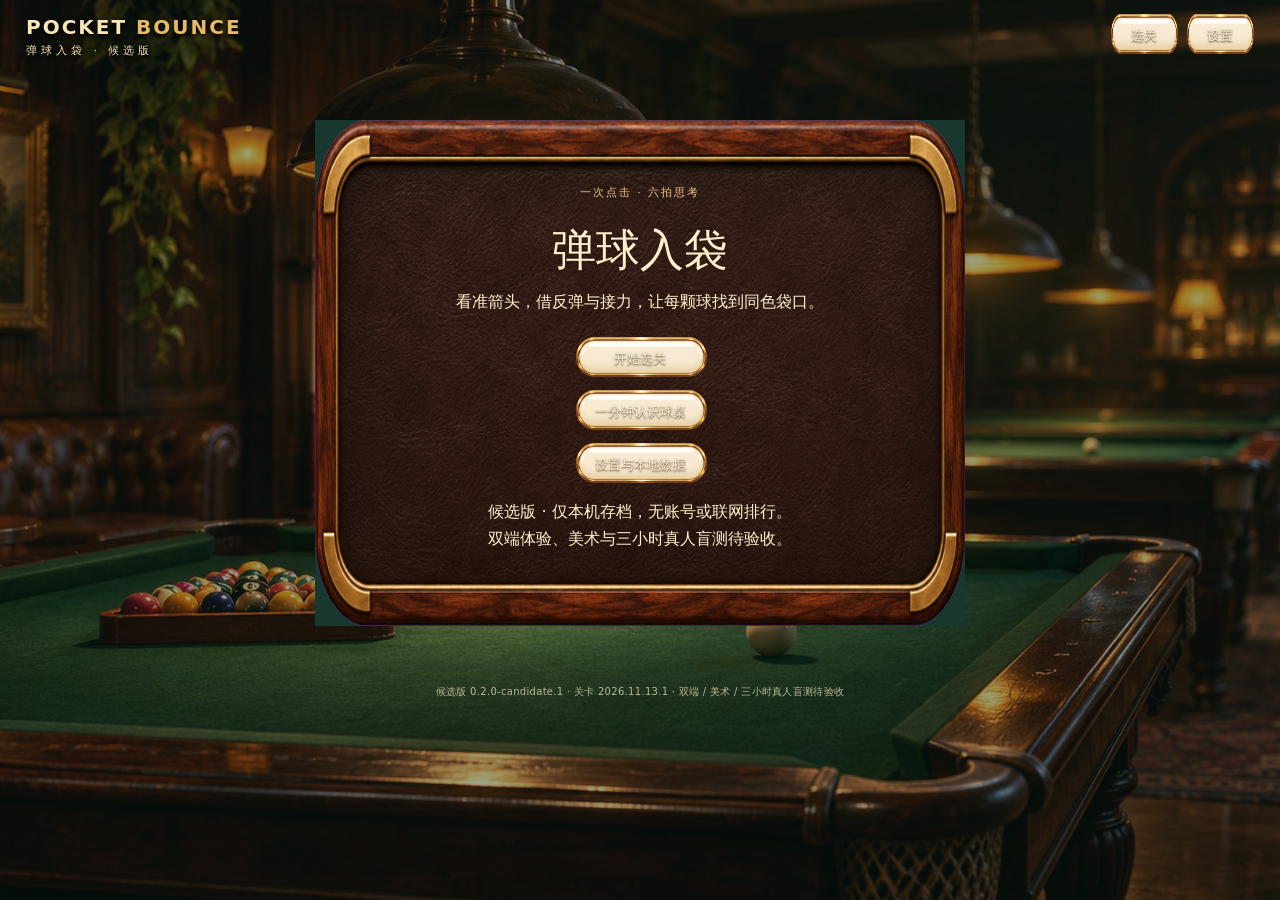
<file: pocket-bounce/index.html>
<!doctype html>
<html lang="zh-CN" data-layout="mobile">
<head>
  <meta charset="utf-8">
  <meta name="viewport" content="width=device-width,initial-scale=1,viewport-fit=cover">
  <meta name="theme-color" content="#153b33">
  <title>Pocket Bounce · 弹球入袋 · 候选版</title>
  <link rel="icon" type="image/png" href="./art/ball_red.png">
  <link rel="stylesheet" href="./style.css">
</head>
<body>
  <div id="app">
    <header class="topbar">
      <a class="brand" href="./" aria-label="Pocket Bounce 首页">POCKET <b>BOUNCE</b><small>弹球入袋 · 候选版</small></a>
      <div class="top-actions"><button data-action="levels">选关</button><button data-action="settings">设置</button></div>
    </header>
    <main class="game-shell" id="game-shell" hidden>
      <section class="hud panel" aria-label="对局目标">
        <div><span class="eyebrow" id="chapter-label">每击六拍</span><h1 id="level-title">弹球入袋</h1></div>
        <div class="counters"><span>步数 <b id="moves">0 / 0</b></span><span>三星 <b id="par">0 步</b></span><span>剩余 <b id="remaining">0 球</b></span></div>
        <p id="intent" class="intent"></p>
      </section>
      <section class="board-wrap" aria-label="棋盘区域">
        <canvas id="board" tabindex="0" aria-label="弹球棋盘：点球按箭头击出，每击六拍。所有操作也可使用下方按钮。"></canvas>
        <div id="board-state" class="board-state" hidden></div>
      </section>
      <aside class="tools panel" aria-label="对局操作">
        <p id="selected-ball" class="selected-label">点一颗球，按箭头击出</p>
        <div class="ball-controls"><button data-action="select">换一颗</button><button data-action="strike">击出选中球</button></div>
        <div class="tool-grid"><button data-action="undo">撤销</button><button data-action="restart">重试</button><button data-action="hint">提示</button><button data-action="pause">暂停</button></div>
        <p class="help-line">每击六拍 · 同色入袋 · 清空即胜</p>
        <button class="subtle" data-action="tutorial">操作教学</button>
        <p class="keyboard-help">方向键选球，Enter / 空格击球<br>Z 撤销 · R 重试 · Esc 暂停</p>
        <p class="clock-line" id="clock-line">有效游玩 00:00</p>
      </aside>
    </main>
    <section class="menu-area" id="menu-area" hidden></section>
    <section class="loading panel" id="loading" aria-live="polite">
      <p class="eyebrow">POCKET BOUNCE · 候选版</p><h1 id="loading-title">正在铺好球桌</h1>
      <p id="loading-progress">读取本地资源 0 / 17</p><p id="loading-error" class="error-text"></p>
      <button id="load-retry" data-action="load-retry" hidden>重试加载</button>
    </section>
    <p id="notice" class="notice" role="status" aria-live="polite"></p>
    <footer id="version">候选版 · 双端与三小时真人盲测待验收</footer>
  </div>
  <div id="overlay" class="overlay" hidden><section id="dialog" class="dialog panel" role="dialog" aria-modal="true" aria-labelledby="dialog-title" tabindex="-1"></section></div>
  <input id="import-file" type="file" accept="application/json,.json" hidden aria-label="选择本地存档 JSON 文件">
  <noscript><div class="panel">需要启用 JavaScript 才能游玩本地弹球谜题。</div></noscript>
  <script type="module" src="./src/app.mjs"></script>
</body>
</html>
</file>
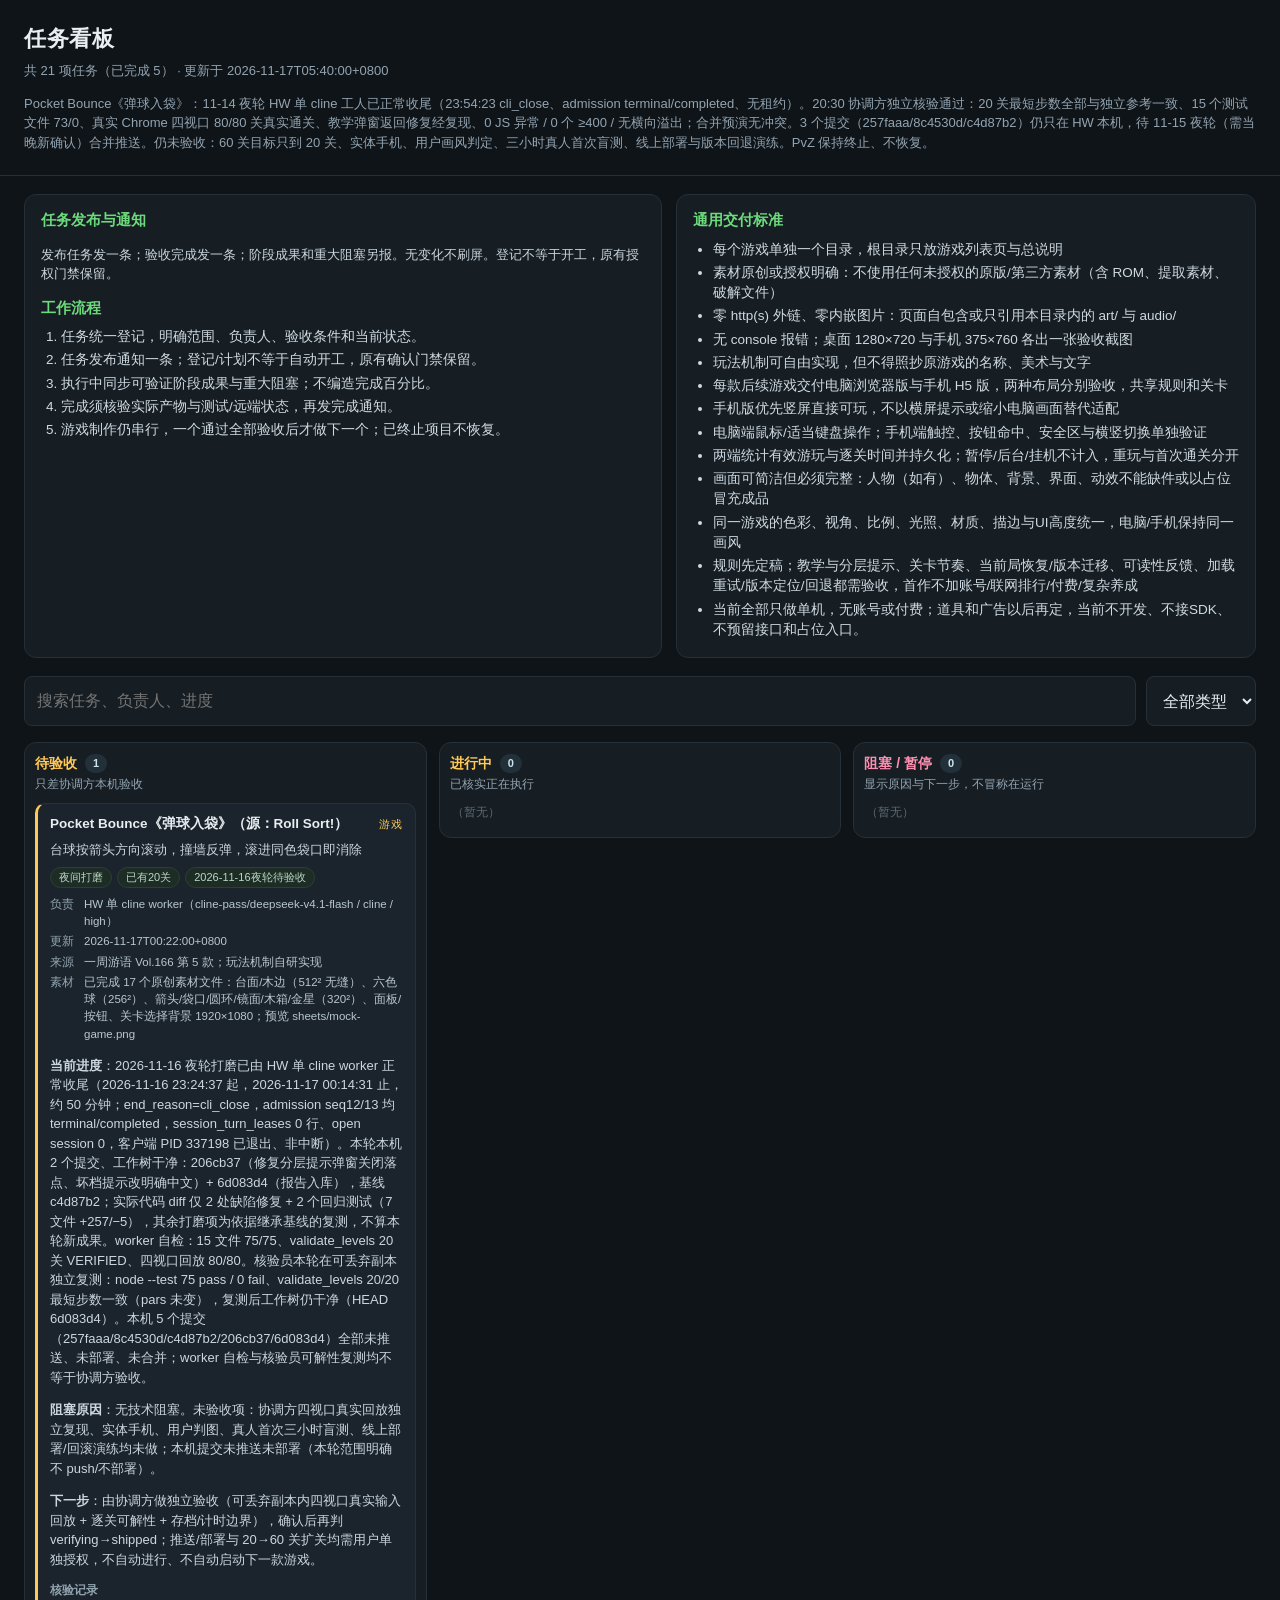
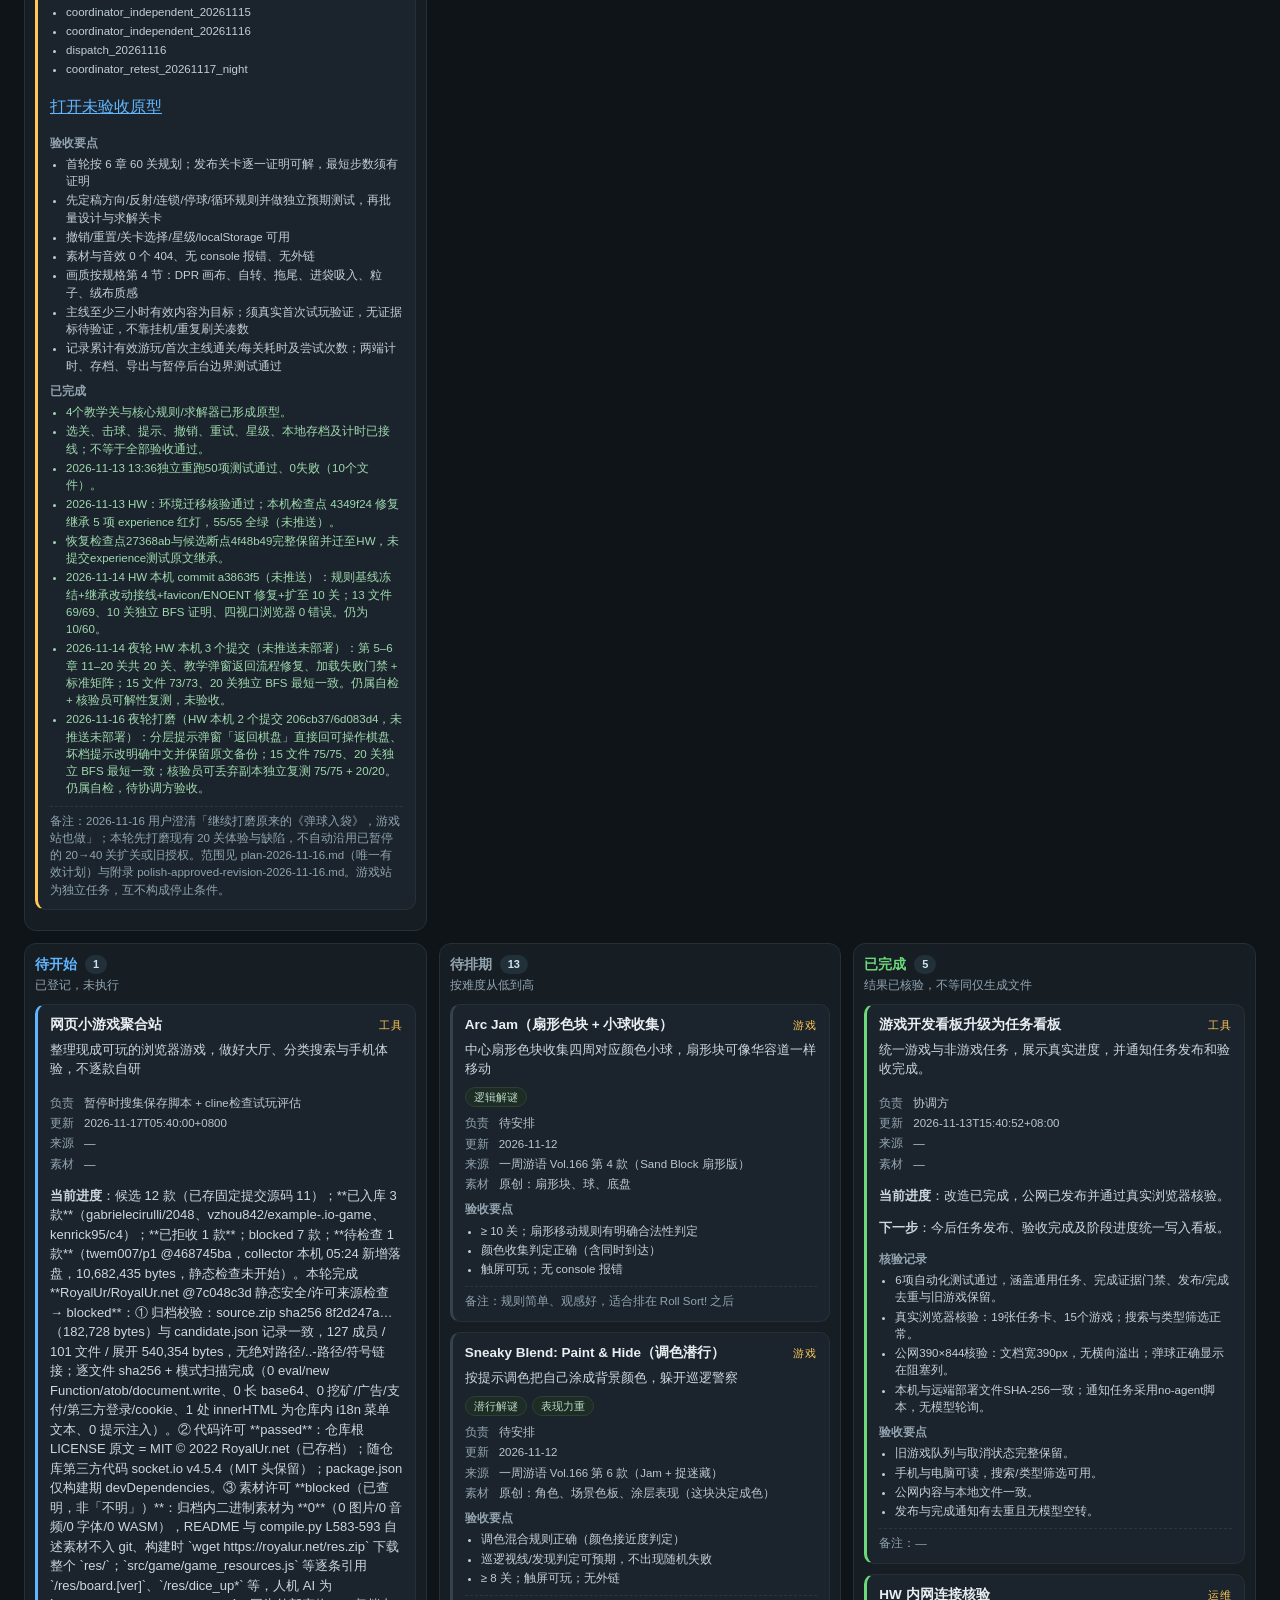
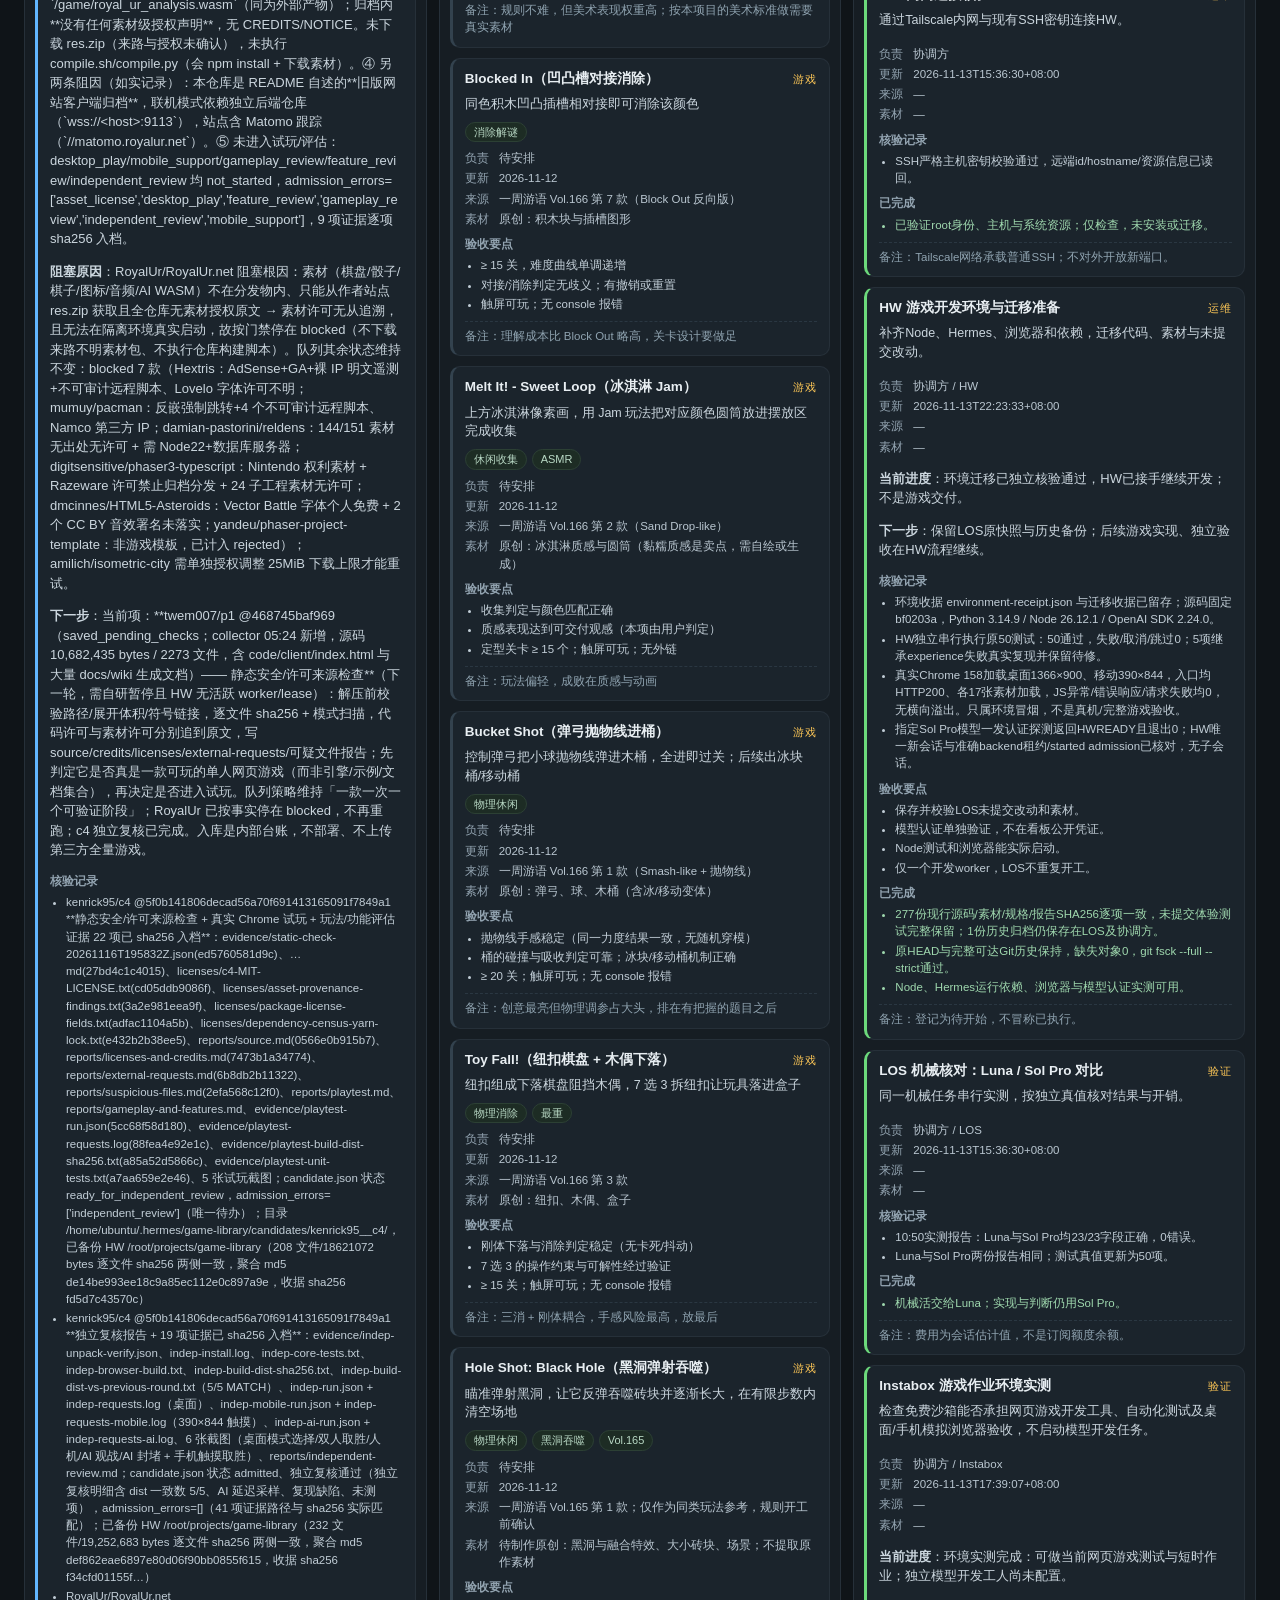
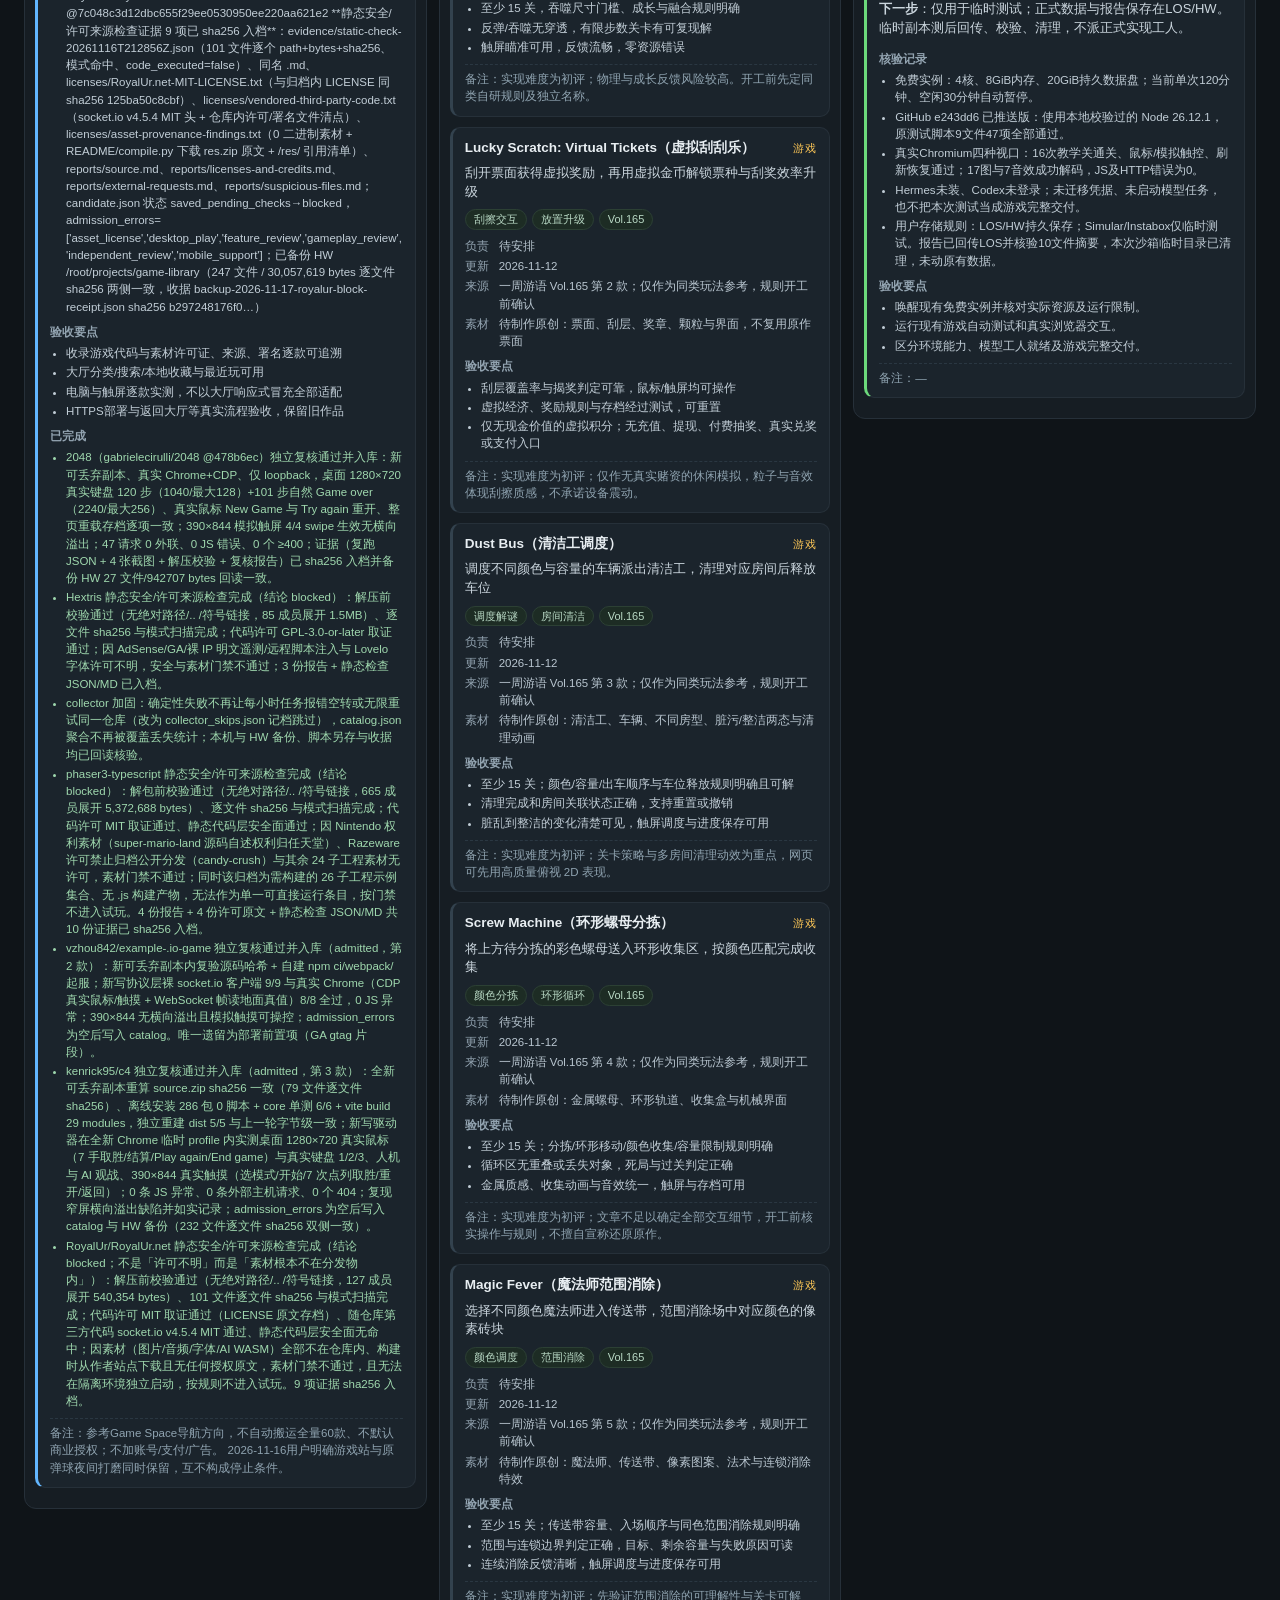
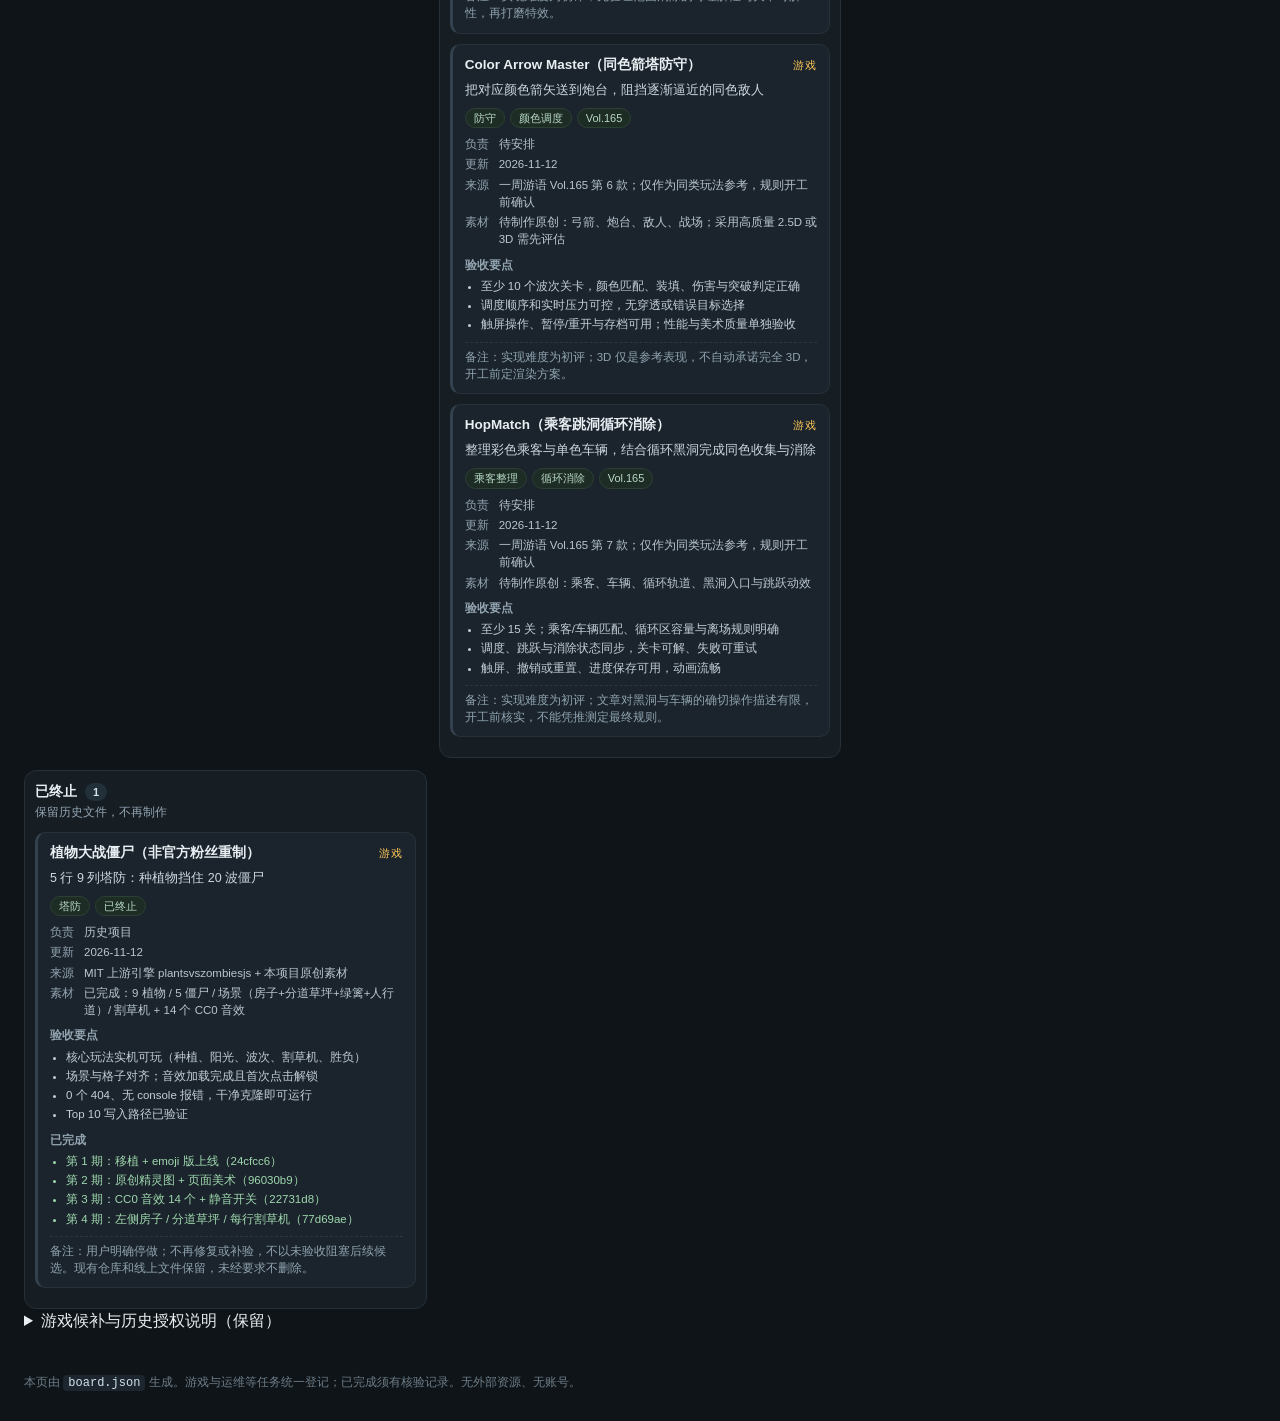
<file: board.html>
<!DOCTYPE html>
<html lang="zh-CN">
<head>
<meta charset="utf-8">
<meta name="viewport" content="width=device-width, initial-scale=1">
<title>任务看板 · 项目与进度</title>
<style>
  :root {
    --bg: #0f1418; --panel: #161d23; --panel2: #1b242c; --line: #263039;
    --fg: #e8eef2; --dim: #93a4b1; --accent: #6cd97b; --warn: #ffc857; --blue: #62b6ff; --pink: #ff8fb1;
  }
  * { box-sizing: border-box; }
  body { margin: 0; background: var(--bg); color: var(--fg); overflow-wrap: anywhere;
    font-family: -apple-system, "Segoe UI", "PingFang SC", "Microsoft YaHei", Roboto, sans-serif; line-height: 1.5; }
  a { color: var(--blue); }
  header.top { padding: 22px 24px 10px; border-bottom: 1px solid var(--line); }
  header.top h1 { margin: 0 0 6px; font-size: 22px; letter-spacing: .5px; }
  header.top .meta { color: var(--dim); font-size: 13px; }
  .wrap { padding: 18px 24px 40px; }
  .info { display: grid; grid-template-columns: 1.1fr 1fr; gap: 14px; margin-bottom: 18px; }
  .info section { background: var(--panel); border: 1px solid var(--line); border-radius: 12px; padding: 14px 16px; }
  .info h2 { margin: 0 0 8px; font-size: 15px; color: var(--accent); }
  .info ol, .info ul { margin: 0; padding-left: 20px; color: #cfdae2; font-size: 13.5px; }
  .info li { margin: 3px 0; }
  .board { display: grid; grid-template-columns: repeat(3, minmax(0, 1fr)); gap: 12px; align-items: start; }
  .col { background: var(--panel); border: 1px solid var(--line); border-radius: 12px; padding: 10px; }
  .col > header h2 { margin: 0; font-size: 14px; display: flex; align-items: center; gap: 8px; }
  .col > header p { margin: 2px 0 10px; font-size: 11.5px; color: var(--dim); }
  .count { background: #22303a; color: #cfe3ee; border-radius: 999px; font-size: 11px; padding: 1px 8px; }
  .col-shipped > header h2 { color: var(--accent); }
  .col-active > header h2, .col-verifying > header h2 { color: var(--warn); }
  .col-planned > header h2 { color: var(--blue); }
  .col-backlog > header h2 { color: var(--dim); }
  .card { background: var(--panel2); border: 1px solid var(--line); border-left: 3px solid #33424e;
    border-radius: 10px; padding: 10px 12px; margin-bottom: 10px; }
  .col-shipped .card { border-left-color: var(--accent); }
  .col-active .card, .col-verifying .card { border-left-color: var(--warn); }
  .col-planned .card { border-left-color: var(--blue); }
  .card .chead { display: flex; justify-content: space-between; align-items: baseline; gap: 8px; }
  .card h3 { margin: 0; font-size: 13.5px; }
  .diff { color: var(--warn); font-size: 11px; letter-spacing: 1px; white-space: nowrap; }
  .detail { font-size:13px; color:#cbd6de; }
  .filters { display:flex; flex-wrap:wrap; gap:10px; margin-bottom:16px; }
  .filters input, .filters select { border:1px solid var(--line); border-radius:8px; padding:12px; background:var(--panel); color:var(--fg); font:inherit; min-width:0; }
  .filters input { flex:1; }
  [hidden] { display:none !important; }
  .col-blocked > header h2 { color:var(--pink); }
  .col-blocked .card { border-left-color:var(--pink); }
  .pitch { margin: 6px 0 8px; font-size: 12.5px; color: #cbd6de; }
  .tags { display: flex; flex-wrap: wrap; gap: 5px; margin-bottom: 8px; }
  .tag { font-size: 11px; color: #b8d8c4; background: #1d2c24; border: 1px solid #2c4034; border-radius: 999px; padding: 1px 8px; }
  dl { margin: 0; font-size: 11.5px; color: #b9c6d0; }
  dt { float: left; clear: left; width: 30px; color: var(--dim); }
  dd { margin: 0 0 3px 34px; }
  .sec { margin-top: 8px; }
  .sec h4 { margin: 0 0 4px; font-size: 11.5px; color: var(--dim); font-weight: 600; }
  .sec ul { margin: 0; padding-left: 16px; font-size: 11.5px; color: #c2ced7; }
  .sec ul li { margin: 2px 0; }
  .done li { color: #9fd8ae; }
  .note { margin: 8px 0 0; font-size: 11.5px; color: #8fa3b0; border-top: 1px dashed #2a3742; padding-top: 6px; }
  .basis { font-size: 11.5px; color: #c2ced7; margin: 4px 0 0; }
  .empty { color: #5b6a75; font-size: 12px; margin: 6px 2px; }
  .wide { display: grid; grid-template-columns: 1.4fr 1fr; gap: 14px; margin-top: 18px; }
  .wide section { background: var(--panel); border: 1px solid var(--line); border-radius: 12px; padding: 14px 16px; }
  .wide h2 { margin: 0 0 8px; font-size: 15px; color: var(--pink); }
  .wide ul { margin: 0; padding-left: 20px; font-size: 13px; color: #cfdae2; }
  .wide li { margin: 4px 0; }
  footer { color: #6d7d88; font-size: 12px; padding: 0 24px 30px; }
  code { background: #1d262e; padding: 1px 5px; border-radius: 4px; font-size: 12px; color: #cfe3ee; }
  @media (max-width: 1100px) { .board { grid-template-columns: repeat(2, minmax(0, 1fr)); } .info, .wide { grid-template-columns: 1fr; } }
  @media (max-width: 620px) { .board { grid-template-columns: minmax(0, 1fr); } }
</style>
</head>
<body>
<header class="top">
  <h1>任务看板</h1>
  <div class="meta">共 21 项任务（已完成 5） · 更新于 2026-11-17T05:40:00+0800</div>
  <p class="meta">Pocket Bounce《弹球入袋》：11-14 夜轮 HW 单 cline 工人已正常收尾（23:54:23 cli_close、admission terminal/completed、无租约）。20:30 协调方独立核验通过：20 关最短步数全部与独立参考一致、15 个测试文件 73/0、真实 Chrome 四视口 80/80 关真实通关、教学弹窗返回修复经复现、0 JS 异常 / 0 个 ≥400 / 无横向溢出；合并预演无冲突。3 个提交（257faaa/8c4530d/c4d87b2）仍只在 HW 本机，待 11-15 夜轮（需当晚新确认）合并推送。仍未验收：60 关目标只到 20 关、实体手机、用户画风判定、三小时真人首次盲测、线上部署与版本回退演练。PvZ 保持终止、不恢复。</p>
</header>
<div class="wrap">
  <div class="info">
    <section><h2>任务发布与通知</h2><p class="detail">发布任务发一条；验收完成发一条；阶段成果和重大阻塞另报。无变化不刷屏。登记不等于开工，原有授权门禁保留。</p><h2>工作流程</h2><ol><li>任务统一登记，明确范围、负责人、验收条件和当前状态。</li><li>任务发布通知一条；登记/计划不等于自动开工，原有确认门禁保留。</li><li>执行中同步可验证阶段成果与重大阻塞；不编造完成百分比。</li><li>完成须核验实际产物与测试/远端状态，再发完成通知。</li><li>游戏制作仍串行，一个通过全部验收后才做下一个；已终止项目不恢复。</li></ol></section>
    <section><h2>通用交付标准</h2><ul><li>每个游戏单独一个目录，根目录只放游戏列表页与总说明</li><li>素材原创或授权明确：不使用任何未授权的原版/第三方素材（含 ROM、提取素材、破解文件）</li><li>零 http(s) 外链、零内嵌图片：页面自包含或只引用本目录内的 art/ 与 audio/</li><li>无 console 报错；桌面 1280×720 与手机 375×760 各出一张验收截图</li><li>玩法机制可自由实现，但不得照抄原游戏的名称、美术与文字</li><li>每款后续游戏交付电脑浏览器版与手机 H5 版，两种布局分别验收，共享规则和关卡</li><li>手机版优先竖屏直接可玩，不以横屏提示或缩小电脑画面替代适配</li><li>电脑端鼠标/适当键盘操作；手机端触控、按钮命中、安全区与横竖切换单独验证</li><li>两端统计有效游玩与逐关时间并持久化；暂停/后台/挂机不计入，重玩与首次通关分开</li><li>画面可简洁但必须完整：人物（如有）、物体、背景、界面、动效不能缺件或以占位冒充成品</li><li>同一游戏的色彩、视角、比例、光照、材质、描边与UI高度统一，电脑/手机保持同一画风</li><li>规则先定稿；教学与分层提示、关卡节奏、当前局恢复/版本迁移、可读性反馈、加载重试/版本定位/回退都需验收，首作不加账号/联网排行/付费/复杂养成</li><li>当前全部只做单机，无账号或付费；道具和广告以后再定，当前不开发、不接SDK、不预留接口和占位入口。</li></ul></section>
  </div>
  <div class="filters"><input id="search" aria-label="搜索任务" placeholder="搜索任务、负责人、进度"><select id="kind" aria-label="任务类型"><option value="">全部类型</option><option>游戏</option><option>运维</option><option>验证</option><option>工具</option></select></div>
  <div class="board" id="task-columns">
      <section class="col col-verifying">
        <header><h2>待验收<span class="count">1</span></h2><p>只差协调方本机验收</p></header>
      <article class="card task" data-task-id="pocket-bounce" data-kind="游戏">
        <div class="chead">
          <h3>Pocket Bounce《弹球入袋》（源：Roll Sort!）</h3>
          <span class="diff">游戏</span>
        </div>
        <p class="pitch">台球按箭头方向滚动，撞墙反弹，滚进同色袋口即消除</p>
        <div class="tags"><span class="tag">夜间打磨</span><span class="tag">已有20关</span><span class="tag">2026-11-16夜轮待验收</span></div>
        <dl>
          <dt>负责</dt><dd>HW 单 cline worker（cline-pass/deepseek-v4.1-flash / cline / high）</dd>
          <dt>更新</dt><dd>2026-11-17T00:22:00+0800</dd>
          <dt>来源</dt><dd>一周游语 Vol.166 第 5 款；玩法机制自研实现</dd>
          <dt>素材</dt><dd>已完成 17 个原创素材文件：台面/木边（512² 无缝）、六色球（256²）、箭头/袋口/圆环/镜面/木箱/金星（320²）、面板/按钮、关卡选择背景 1920×1080；预览 sheets/mock-game.png</dd>
        </dl>
        <p class="detail"><b>当前进度</b>：2026-11-16 夜轮打磨已由 HW 单 cline worker 正常收尾（2026-11-16 23:24:37 起，2026-11-17 00:14:31 止，约 50 分钟；end_reason=cli_close，admission seq12/13 均 terminal/completed，session_turn_leases 0 行、open session 0，客户端 PID 337198 已退出、非中断）。本轮本机 2 个提交、工作树干净：206cb37（修复分层提示弹窗关闭落点、坏档提示改明确中文）+ 6d083d4（报告入库），基线 c4d87b2；实际代码 diff 仅 2 处缺陷修复 + 2 个回归测试（7 文件 +257/−5），其余打磨项为依据继承基线的复测，不算本轮新成果。worker 自检：15 文件 75/75、validate_levels 20 关 VERIFIED、四视口回放 80/80。核验员本轮在可丢弃副本独立复测：node --test 75 pass / 0 fail、validate_levels 20/20 最短步数一致（pars 未变），复测后工作树仍干净（HEAD 6d083d4）。本机 5 个提交（257faaa/8c4530d/c4d87b2/206cb37/6d083d4）全部未推送、未部署、未合并；worker 自检与核验员可解性复测均不等于协调方验收。</p><p class="detail"><b>阻塞原因</b>：无技术阻塞。未验收项：协调方四视口真实回放独立复现、实体手机、用户判图、真人首次三小时盲测、线上部署/回滚演练均未做；本机提交未推送未部署（本轮范围明确不 push/不部署）。</p><p class="detail"><b>下一步</b>：由协调方做独立验收（可丢弃副本内四视口真实输入回放 + 逐关可解性 + 存档/计时边界），确认后再判 verifying→shipped；推送/部署与 20→60 关扩关均需用户单独授权，不自动进行、不自动启动下一款游戏。</p><div class="sec"><h4>核验记录</h4><ul><li>coordinator_independent_20261115</li><li>coordinator_independent_20261116</li><li>dispatch_20261116</li><li>coordinator_retest_20261117_night</li></ul></div><p><a href="pocket-bounce-preview/">打开未验收原型</a></p><div class="sec"><h4>验收要点</h4><ul><li>首轮按 6 章 60 关规划；发布关卡逐一证明可解，最短步数须有证明</li><li>先定稿方向/反射/连锁/停球/循环规则并做独立预期测试，再批量设计与求解关卡</li><li>撤销/重置/关卡选择/星级/localStorage 可用</li><li>素材与音效 0 个 404、无 console 报错、无外链</li><li>画质按规格第 4 节：DPR 画布、自转、拖尾、进袋吸入、粒子、绒布质感</li><li>主线至少三小时有效内容为目标；须真实首次试玩验证，无证据标待验证，不靠挂机/重复刷关凑数</li><li>记录累计有效游玩/首次主线通关/每关耗时及尝试次数；两端计时、存档、导出与暂停后台边界测试通过</li></ul></div><div class="sec"><h4>已完成</h4><ul class="done"><li>4个教学关与核心规则/求解器已形成原型。</li><li>选关、击球、提示、撤销、重试、星级、本地存档及计时已接线；不等于全部验收通过。</li><li>2026-11-13 13:36独立重跑50项测试通过、0失败（10个文件）。</li><li>2026-11-13 HW：环境迁移核验通过；本机检查点 4349f24 修复继承 5 项 experience 红灯，55/55 全绿（未推送）。</li><li>恢复检查点27368ab与候选断点4f48b49完整保留并迁至HW，未提交experience测试原文继承。</li><li>2026-11-14 HW 本机 commit a3863f5（未推送）：规则基线冻结+继承改动接线+favicon/ENOENT 修复+扩至 10 关；13 文件 69/69、10 关独立 BFS 证明、四视口浏览器 0 错误。仍为 10/60。</li><li>2026-11-14 夜轮 HW 本机 3 个提交（未推送未部署）：第 5–6 章 11–20 关共 20 关、教学弹窗返回流程修复、加载失败门禁 + 标准矩阵；15 文件 73/73、20 关独立 BFS 最短一致。仍属自检 + 核验员可解性复测，未验收。</li><li>2026-11-16 夜轮打磨（HW 本机 2 个提交 206cb37/6d083d4，未推送未部署）：分层提示弹窗「返回棋盘」直接回可操作棋盘、坏档提示改明确中文并保留原文备份；15 文件 75/75、20 关独立 BFS 最短一致；核验员可丢弃副本独立复测 75/75 + 20/20。仍属自检，待协调方验收。</li></ul></div>
        <p class="note">备注：2026-11-16 用户澄清「继续打磨原来的《弹球入袋》，游戏站也做」；本轮先打磨现有 20 关体验与缺陷，不自动沿用已暂停的 20→40 关扩关或旧授权。范围见 plan-2026-11-16.md（唯一有效计划）与附录 polish-approved-revision-2026-11-16.md。游戏站为独立任务，互不构成停止条件。</p>
      </article>
      </section>
      <section class="col col-active">
        <header><h2>进行中<span class="count">0</span></h2><p>已核实正在执行</p></header>
<p class="empty">（暂无）</p>
      </section>
      <section class="col col-blocked">
        <header><h2>阻塞 / 暂停<span class="count">0</span></h2><p>显示原因与下一步，不冒称在运行</p></header>
<p class="empty">（暂无）</p>
      </section>
      <section class="col col-planned">
        <header><h2>待开始<span class="count">1</span></h2><p>已登记，未执行</p></header>
      <article class="card task" data-task-id="game-hub" data-kind="工具">
        <div class="chead">
          <h3>网页小游戏聚合站</h3>
          <span class="diff">工具</span>
        </div>
        <p class="pitch">整理现成可玩的浏览器游戏，做好大厅、分类搜索与手机体验，不逐款自研</p>
        <div class="tags"></div>
        <dl>
          <dt>负责</dt><dd>暂停时搜集保存脚本 + cline检查试玩评估</dd>
          <dt>更新</dt><dd>2026-11-17T05:40:00+0800</dd>
          <dt>来源</dt><dd>—</dd>
          <dt>素材</dt><dd>—</dd>
        </dl>
        <p class="detail"><b>当前进度</b>：候选 12 款（已存固定提交源码 11）；**已入库 3 款**（gabrielecirulli/2048、vzhou842/example-.io-game、kenrick95/c4）；**已拒收 1 款**；blocked 7 款；**待检查 1 款**（twem007/p1 @468745ba，collector 本机 05:24 新增落盘，10,682,435 bytes，静态检查未开始）。本轮完成 **RoyalUr/RoyalUr.net @7c048c3d 静态安全/许可来源检查 → blocked**：① 归档校验：source.zip sha256 8f2d247a…（182,728 bytes）与 candidate.json 记录一致，127 成员 / 101 文件 / 展开 540,354 bytes，无绝对路径/..-路径/符号链接；逐文件 sha256 + 模式扫描完成（0 eval/new Function/atob/document.write、0 长 base64、0 挖矿/广告/支付/第三方登录/cookie、1 处 innerHTML 为仓库内 i18n 菜单文本、0 提示注入）。② 代码许可 **passed**：仓库根 LICENSE 原文 = MIT © 2022 RoyalUr.net（已存档）；随仓库第三方代码 socket.io v4.5.4（MIT 头保留）；package.json 仅构建期 devDependencies。③ 素材许可 **blocked（已查明，非「不明」）**：归档内二进制素材为 **0**（0 图片/0 音频/0 字体/0 WASM），README 与 compile.py L583-593 自述素材不入 git、构建时 `wget https://royalur.net/res.zip` 下载整个 `res/`；`src/game/game_resources.js` 等逐条引用 `/res/board.[ver]`、`/res/dice_up*` 等，人机 AI 为 `/game/royal_ur_analysis.wasm`（同为外部产物）；归档内**没有任何素材级授权声明**，无 CREDITS/NOTICE。未下载 res.zip（来路与授权未确认），未执行 compile.sh/compile.py（会 npm install + 下载素材）。④ 另两条阻因（如实记录）：本仓库是 README 自述的**旧版网站客户端归档**，联机模式依赖独立后端仓库（`wss://&lt;host&gt;:9113`），站点含 Matomo 跟踪（`//matomo.royalur.net`）。⑤ 未进入试玩/评估：desktop_play/mobile_support/gameplay_review/feature_review/independent_review 均 not_started，admission_errors=[&#x27;asset_license&#x27;,&#x27;desktop_play&#x27;,&#x27;feature_review&#x27;,&#x27;gameplay_review&#x27;,&#x27;independent_review&#x27;,&#x27;mobile_support&#x27;]，9 项证据逐项 sha256 入档。</p><p class="detail"><b>阻塞原因</b>：RoyalUr/RoyalUr.net 阻塞根因：素材（棋盘/骰子/棋子/图标/音频/AI WASM）不在分发物内、只能从作者站点 res.zip 获取且全仓库无素材授权原文 → 素材许可无从追溯，且无法在隔离环境真实启动，故按门禁停在 blocked（不下载来路不明素材包、不执行仓库构建脚本）。队列其余状态维持不变：blocked 7 款（Hextris：AdSense+GA+裸 IP 明文遥测+不可审计远程脚本、Lovelo 字体许可不明；mumuy/pacman：反嵌强制跳转+4 个不可审计远程脚本、Namco 第三方 IP；damian-pastorini/reldens：144/151 素材无出处无许可 + 需 Node22+数据库服务器；digitsensitive/phaser3-typescript：Nintendo 权利素材 + Razeware 许可禁止归档分发 + 24 子工程素材无许可；dmcinnes/HTML5-Asteroids：Vector Battle 字体个人免费 + 2 个 CC BY 音效署名未落实；yandeu/phaser-project-template：非游戏模板，已计入 rejected）；amilich/isometric-city 需单独授权调整 25MiB 下载上限才能重试。</p><p class="detail"><b>下一步</b>：当前项：**twem007/p1 @468745baf969（saved_pending_checks；collector 05:24 新增，源码 10,682,435 bytes / 2273 文件，含 code/client/index.html 与大量 docs/wiki 生成文档）—— 静态安全/许可来源检查**（下一轮，需自研暂停且 HW 无活跃 worker/lease）：解压前校验路径/展开体积/符号链接，逐文件 sha256 + 模式扫描，代码许可与素材许可分别追到原文，写 source/credits/licenses/external-requests/可疑文件报告；先判定它是否真是一款可玩的单人网页游戏（而非引擎/示例/文档集合），再决定是否进入试玩。队列策略维持「一款一次一个可验证阶段」；RoyalUr 已按事实停在 blocked，不再重跑；c4 独立复核已完成。入库是内部台账，不部署、不上传第三方全量游戏。</p><div class="sec"><h4>核验记录</h4><ul><li>kenrick95/c4 @5f0b141806decad56a70f691413165091f7849a1 **静态安全/许可来源检查 + 真实 Chrome 试玩 + 玩法/功能评估证据 22 项已 sha256 入档**：evidence/static-check-20261116T195832Z.json(ed5760581d9c)、…md(27bd4c1c4015)、licenses/c4-MIT-LICENSE.txt(cd05ddb9086f)、licenses/asset-provenance-findings.txt(3a2e981eea9f)、licenses/package-license-fields.txt(adfac1104a5b)、licenses/dependency-census-yarn-lock.txt(e432b2b38ee5)、reports/source.md(0566e0b915b7)、reports/licenses-and-credits.md(7473b1a34774)、reports/external-requests.md(6b8db2b11322)、reports/suspicious-files.md(2efa568c12f0)、reports/playtest.md、reports/gameplay-and-features.md、evidence/playtest-run.json(5cc68f58d180)、evidence/playtest-requests.log(88fea4e92e1c)、evidence/playtest-build-dist-sha256.txt(a85a52d5866c)、evidence/playtest-unit-tests.txt(a7aa659e2e46)、5 张试玩截图；candidate.json 状态 ready_for_independent_review，admission_errors=[&#x27;independent_review&#x27;]（唯一待办）；目录 /home/ubuntu/.hermes/game-library/candidates/kenrick95__c4/，已备份 HW /root/projects/game-library（208 文件/18621072 bytes 逐文件 sha256 两侧一致，聚合 md5 de14be993ee18c9a85ec112e0c897a9e，收据 sha256 fd5d7c43570c）</li><li>kenrick95/c4 @5f0b141806decad56a70f691413165091f7849a1 **独立复核报告 + 19 项证据已 sha256 入档**：evidence/indep-unpack-verify.json、indep-install.log、indep-core-tests.txt、indep-browser-build.txt、indep-build-dist-sha256.txt、indep-build-dist-vs-previous-round.txt（5/5 MATCH）、indep-run.json + indep-requests.log（桌面）、indep-mobile-run.json + indep-requests-mobile.log（390×844 触摸）、indep-ai-run.json + indep-requests-ai.log、6 张截图（桌面模式选择/双人取胜/人机/AI 观战/AI 封堵 + 手机触摸取胜）、reports/independent-review.md；candidate.json 状态 admitted、独立复核通过（独立复核明细含 dist 一致数 5/5、AI 延迟采样、复现缺陷、未测项），admission_errors=[]（41 项证据路径与 sha256 实际匹配）；已备份 HW /root/projects/game-library（232 文件/19,252,683 bytes 逐文件 sha256 两侧一致，聚合 md5 def862eae6897e80d06f90bb0855f615，收据 sha256 f34cfd01155f…）</li><li>RoyalUr/RoyalUr.net @7c048c3d12dbc655f29ee0530950ee220aa621e2 **静态安全/许可来源检查证据 9 项已 sha256 入档**：evidence/static-check-20261116T212856Z.json（101 文件逐个 path+bytes+sha256、模式命中、code_executed=false）、同名 .md、licenses/RoyalUr.net-MIT-LICENSE.txt（与归档内 LICENSE 同 sha256 125ba50c8cbf）、licenses/vendored-third-party-code.txt（socket.io v4.5.4 MIT 头 + 仓库内许可/署名文件清点）、licenses/asset-provenance-findings.txt（0 二进制素材 + README/compile.py 下载 res.zip 原文 + /res/ 引用清单）、reports/source.md、reports/licenses-and-credits.md、reports/external-requests.md、reports/suspicious-files.md；candidate.json 状态 saved_pending_checks→blocked，admission_errors=[&#x27;asset_license&#x27;,&#x27;desktop_play&#x27;,&#x27;feature_review&#x27;,&#x27;gameplay_review&#x27;,&#x27;independent_review&#x27;,&#x27;mobile_support&#x27;]；已备份 HW /root/projects/game-library（247 文件 / 30,057,619 bytes 逐文件 sha256 两侧一致，收据 backup-2026-11-17-royalur-block-receipt.json sha256 b297248176f0…）</li></ul></div><div class="sec"><h4>验收要点</h4><ul><li>收录游戏代码与素材许可证、来源、署名逐款可追溯</li><li>大厅分类/搜索/本地收藏与最近玩可用</li><li>电脑与触屏逐款实测，不以大厅响应式冒充全部适配</li><li>HTTPS部署与返回大厅等真实流程验收，保留旧作品</li></ul></div><div class="sec"><h4>已完成</h4><ul class="done"><li>2048（gabrielecirulli/2048 @478b6ec）独立复核通过并入库：新可丢弃副本、真实 Chrome+CDP、仅 loopback，桌面 1280×720 真实键盘 120 步（1040/最大128）+101 步自然 Game over（2240/最大256）、真实鼠标 New Game 与 Try again 重开、整页重载存档逐项一致；390×844 模拟触屏 4/4 swipe 生效无横向溢出；47 请求 0 外联、0 JS 错误、0 个 ≥400；证据（复跑 JSON + 4 张截图 + 解压校验 + 复核报告）已 sha256 入档并备份 HW 27 文件/942707 bytes 回读一致。</li><li>Hextris 静态安全/许可来源检查完成（结论 blocked）：解压前校验通过（无绝对路径/.. /符号链接，85 成员展开 1.5MB）、逐文件 sha256 与模式扫描完成；代码许可 GPL-3.0-or-later 取证通过；因 AdSense/GA/裸 IP 明文遥测/远程脚本注入与 Lovelo 字体许可不明，安全与素材门禁不通过；3 份报告 + 静态检查 JSON/MD 已入档。</li><li>collector 加固：确定性失败不再让每小时任务报错空转或无限重试同一仓库（改为 collector_skips.json 记档跳过），catalog.json 聚合不再被覆盖丢失统计；本机与 HW 备份、脚本另存与收据均已回读核验。</li><li>phaser3-typescript 静态安全/许可来源检查完成（结论 blocked）：解包前校验通过（无绝对路径/.. /符号链接，665 成员展开 5,372,688 bytes）、逐文件 sha256 与模式扫描完成；代码许可 MIT 取证通过、静态代码层安全面通过；因 Nintendo 权利素材（super-mario-land 源码自述权利归任天堂）、Razeware 许可禁止归档公开分发（candy-crush）与其余 24 子工程素材无许可，素材门禁不通过；同时该归档为需构建的 26 子工程示例集合、无 .js 构建产物，无法作为单一可直接运行条目，按门禁不进入试玩。4 份报告 + 4 份许可原文 + 静态检查 JSON/MD 共 10 份证据已 sha256 入档。</li><li>vzhou842/example-.io-game 独立复核通过并入库（admitted，第 2 款）：新可丢弃副本内复验源码哈希 + 自建 npm ci/webpack/起服；新写协议层裸 socket.io 客户端 9/9 与真实 Chrome（CDP 真实鼠标/触摸 + WebSocket 帧读地面真值）8/8 全过，0 JS 异常；390×844 无横向溢出且模拟触摸可操控；admission_errors 为空后写入 catalog。唯一遗留为部署前置项（GA gtag 片段）。</li><li>kenrick95/c4 独立复核通过并入库（admitted，第 3 款）：全新可丢弃副本重算 source.zip sha256 一致（79 文件逐文件 sha256）、离线安装 286 包 0 脚本 + core 单测 6/6 + vite build 29 modules，独立重建 dist 5/5 与上一轮字节级一致；新写驱动器在全新 Chrome 临时 profile 内实测桌面 1280×720 真实鼠标（7 手取胜/结算/Play again/End game）与真实键盘 1/2/3、人机与 AI 观战、390×844 真实触摸（选模式/开始/7 次点列取胜/重开/返回）；0 条 JS 异常、0 条外部主机请求、0 个 404；复现窄屏横向溢出缺陷并如实记录；admission_errors 为空后写入 catalog 与 HW 备份（232 文件逐文件 sha256 双侧一致）。</li><li>RoyalUr/RoyalUr.net 静态安全/许可来源检查完成（结论 blocked；不是「许可不明」而是「素材根本不在分发物内」）：解压前校验通过（无绝对路径/.. /符号链接，127 成员展开 540,354 bytes）、101 文件逐文件 sha256 与模式扫描完成；代码许可 MIT 取证通过（LICENSE 原文存档）、随仓库第三方代码 socket.io v4.5.4 MIT 通过、静态代码层安全面无命中；因素材（图片/音频/字体/AI WASM）全部不在仓库内、构建时从作者站点下载且无任何授权原文，素材门禁不通过，且无法在隔离环境独立启动，按规则不进入试玩。9 项证据 sha256 入档。</li></ul></div>
        <p class="note">备注：参考Game Space导航方向，不自动搬运全量60款、不默认商业授权；不加账号/支付/广告。 2026-11-16用户明确游戏站与原弹球夜间打磨同时保留，互不构成停止条件。</p>
      </article>
      </section>
      <section class="col col-backlog">
        <header><h2>待排期<span class="count">13</span></h2><p>按难度从低到高</p></header>
      <article class="card task" data-task-id="arc-jam" data-kind="游戏">
        <div class="chead">
          <h3>Arc Jam（扇形色块 + 小球收集）</h3>
          <span class="diff">游戏</span>
        </div>
        <p class="pitch">中心扇形色块收集四周对应颜色小球，扇形块可像华容道一样移动</p>
        <div class="tags"><span class="tag">逻辑解谜</span></div>
        <dl>
          <dt>负责</dt><dd>待安排</dd>
          <dt>更新</dt><dd>2026-11-12</dd>
          <dt>来源</dt><dd>一周游语 Vol.166 第 4 款（Sand Block 扇形版）</dd>
          <dt>素材</dt><dd>原创：扇形块、球、底盘</dd>
        </dl>
        <div class="sec"><h4>验收要点</h4><ul><li>≥ 10 关；扇形移动规则有明确合法性判定</li><li>颜色收集判定正确（含同时到达）</li><li>触屏可玩；无 console 报错</li></ul></div>
        <p class="note">备注：规则简单、观感好，适合排在 Roll Sort! 之后</p>
      </article>
      <article class="card task" data-task-id="sneaky-blend" data-kind="游戏">
        <div class="chead">
          <h3>Sneaky Blend: Paint &amp; Hide（调色潜行）</h3>
          <span class="diff">游戏</span>
        </div>
        <p class="pitch">按提示调色把自己涂成背景颜色，躲开巡逻警察</p>
        <div class="tags"><span class="tag">潜行解谜</span><span class="tag">表现力重</span></div>
        <dl>
          <dt>负责</dt><dd>待安排</dd>
          <dt>更新</dt><dd>2026-11-12</dd>
          <dt>来源</dt><dd>一周游语 Vol.166 第 6 款（Jam + 捉迷藏）</dd>
          <dt>素材</dt><dd>原创：角色、场景色板、涂层表现（这块决定成色）</dd>
        </dl>
        <div class="sec"><h4>验收要点</h4><ul><li>调色混合规则正确（颜色接近度判定）</li><li>巡逻视线/发现判定可预期，不出现随机失败</li><li>≥ 8 关；触屏可玩；无外链</li></ul></div>
        <p class="note">备注：规则不难，但美术表现权重高；按本项目的美术标准做需要真实素材</p>
      </article>
      <article class="card task" data-task-id="blocked-in" data-kind="游戏">
        <div class="chead">
          <h3>Blocked In（凹凸槽对接消除）</h3>
          <span class="diff">游戏</span>
        </div>
        <p class="pitch">同色积木凹凸插槽相对接即可消除该颜色</p>
        <div class="tags"><span class="tag">消除解谜</span></div>
        <dl>
          <dt>负责</dt><dd>待安排</dd>
          <dt>更新</dt><dd>2026-11-12</dd>
          <dt>来源</dt><dd>一周游语 Vol.166 第 7 款（Block Out 反向版）</dd>
          <dt>素材</dt><dd>原创：积木块与插槽图形</dd>
        </dl>
        <div class="sec"><h4>验收要点</h4><ul><li>≥ 15 关，难度曲线单调递增</li><li>对接/消除判定无歧义；有撤销或重置</li><li>触屏可玩；无 console 报错</li></ul></div>
        <p class="note">备注：理解成本比 Block Out 略高，关卡设计要做足</p>
      </article>
      <article class="card task" data-task-id="melt-it" data-kind="游戏">
        <div class="chead">
          <h3>Melt It! - Sweet Loop（冰淇淋 Jam）</h3>
          <span class="diff">游戏</span>
        </div>
        <p class="pitch">上方冰淇淋像素画，用 Jam 玩法把对应颜色圆筒放进摆放区完成收集</p>
        <div class="tags"><span class="tag">休闲收集</span><span class="tag">ASMR</span></div>
        <dl>
          <dt>负责</dt><dd>待安排</dd>
          <dt>更新</dt><dd>2026-11-12</dd>
          <dt>来源</dt><dd>一周游语 Vol.166 第 2 款（Sand Drop-like）</dd>
          <dt>素材</dt><dd>原创：冰淇淋质感与圆筒（黏糯质感是卖点，需自绘或生成）</dd>
        </dl>
        <div class="sec"><h4>验收要点</h4><ul><li>收集判定与颜色匹配正确</li><li>质感表现达到可交付观感（本项由用户判定）</li><li>定型关卡 ≥ 15 个；触屏可玩；无外链</li></ul></div>
        <p class="note">备注：玩法偏轻，成败在质感与动画</p>
      </article>
      <article class="card task" data-task-id="bucket-shot" data-kind="游戏">
        <div class="chead">
          <h3>Bucket Shot（弹弓抛物线进桶）</h3>
          <span class="diff">游戏</span>
        </div>
        <p class="pitch">控制弹弓把小球抛物线弹进木桶，全进即过关；后续出冰块桶/移动桶</p>
        <div class="tags"><span class="tag">物理休闲</span></div>
        <dl>
          <dt>负责</dt><dd>待安排</dd>
          <dt>更新</dt><dd>2026-11-12</dd>
          <dt>来源</dt><dd>一周游语 Vol.166 第 1 款（Smash-like + 抛物线）</dd>
          <dt>素材</dt><dd>原创：弹弓、球、木桶（含冰/移动变体）</dd>
        </dl>
        <div class="sec"><h4>验收要点</h4><ul><li>抛物线手感稳定（同一力度结果一致，无随机穿模）</li><li>桶的碰撞与吸收判定可靠；冰块/移动桶机制正确</li><li>≥ 20 关；触屏可玩；无 console 报错</li></ul></div>
        <p class="note">备注：创意最亮但物理调参占大头，排在有把握的题目之后</p>
      </article>
      <article class="card task" data-task-id="toy-fall" data-kind="游戏">
        <div class="chead">
          <h3>Toy Fall!（纽扣棋盘 + 木偶下落）</h3>
          <span class="diff">游戏</span>
        </div>
        <p class="pitch">纽扣组成下落棋盘阻挡木偶，7 选 3 拆纽扣让玩具落进盒子</p>
        <div class="tags"><span class="tag">物理消除</span><span class="tag">最重</span></div>
        <dl>
          <dt>负责</dt><dd>待安排</dd>
          <dt>更新</dt><dd>2026-11-12</dd>
          <dt>来源</dt><dd>一周游语 Vol.166 第 3 款</dd>
          <dt>素材</dt><dd>原创：纽扣、木偶、盒子</dd>
        </dl>
        <div class="sec"><h4>验收要点</h4><ul><li>刚体下落与消除判定稳定（无卡死/抖动）</li><li>7 选 3 的操作约束与可解性经过验证</li><li>≥ 15 关；触屏可玩；无 console 报错</li></ul></div>
        <p class="note">备注：三消 + 刚体耦合，手感风险最高，放最后</p>
      </article>
      <article class="card task" data-task-id="hole-shot-black-hole" data-kind="游戏">
        <div class="chead">
          <h3>Hole Shot: Black Hole（黑洞弹射吞噬）</h3>
          <span class="diff">游戏</span>
        </div>
        <p class="pitch">瞄准弹射黑洞，让它反弹吞噬砖块并逐渐长大，在有限步数内清空场地</p>
        <div class="tags"><span class="tag">物理休闲</span><span class="tag">黑洞吞噬</span><span class="tag">Vol.165</span></div>
        <dl>
          <dt>负责</dt><dd>待安排</dd>
          <dt>更新</dt><dd>2026-11-12</dd>
          <dt>来源</dt><dd>一周游语 Vol.165 第 1 款；仅作为同类玩法参考，规则开工前确认</dd>
          <dt>素材</dt><dd>待制作原创：黑洞与融合特效、大小砖块、场景；不提取原作素材</dd>
        </dl>
        <div class="sec"><h4>验收要点</h4><ul><li>至少 15 关，吞噬尺寸门槛、成长与融合规则明确</li><li>反弹/吞噬无穿透，有限步数关卡有可复现解</li><li>触屏瞄准可用，反馈流畅，零资源错误</li></ul></div>
        <p class="note">备注：实现难度为初评；物理与成长反馈风险较高。开工前先定同类自研规则及独立名称。</p>
      </article>
      <article class="card task" data-task-id="lucky-scratch-virtual-tickets" data-kind="游戏">
        <div class="chead">
          <h3>Lucky Scratch: Virtual Tickets（虚拟刮刮乐）</h3>
          <span class="diff">游戏</span>
        </div>
        <p class="pitch">刮开票面获得虚拟奖励，再用虚拟金币解锁票种与刮奖效率升级</p>
        <div class="tags"><span class="tag">刮擦交互</span><span class="tag">放置升级</span><span class="tag">Vol.165</span></div>
        <dl>
          <dt>负责</dt><dd>待安排</dd>
          <dt>更新</dt><dd>2026-11-12</dd>
          <dt>来源</dt><dd>一周游语 Vol.165 第 2 款；仅作为同类玩法参考，规则开工前确认</dd>
          <dt>素材</dt><dd>待制作原创：票面、刮层、奖章、颗粒与界面，不复用原作票面</dd>
        </dl>
        <div class="sec"><h4>验收要点</h4><ul><li>刮层覆盖率与揭奖判定可靠，鼠标/触屏均可操作</li><li>虚拟经济、奖励规则与存档经过测试，可重置</li><li>仅无现金价值的虚拟积分；无充值、提现、付费抽奖、真实兑奖或支付入口</li></ul></div>
        <p class="note">备注：实现难度为初评；仅作无真实赌资的休闲模拟，粒子与音效体现刮擦质感，不承诺设备震动。</p>
      </article>
      <article class="card task" data-task-id="dust-bus" data-kind="游戏">
        <div class="chead">
          <h3>Dust Bus（清洁工调度）</h3>
          <span class="diff">游戏</span>
        </div>
        <p class="pitch">调度不同颜色与容量的车辆派出清洁工，清理对应房间后释放车位</p>
        <div class="tags"><span class="tag">调度解谜</span><span class="tag">房间清洁</span><span class="tag">Vol.165</span></div>
        <dl>
          <dt>负责</dt><dd>待安排</dd>
          <dt>更新</dt><dd>2026-11-12</dd>
          <dt>来源</dt><dd>一周游语 Vol.165 第 3 款；仅作为同类玩法参考，规则开工前确认</dd>
          <dt>素材</dt><dd>待制作原创：清洁工、车辆、不同房型、脏污/整洁两态与清理动画</dd>
        </dl>
        <div class="sec"><h4>验收要点</h4><ul><li>至少 15 关；颜色/容量/出车顺序与车位释放规则明确且可解</li><li>清理完成和房间关联状态正确，支持重置或撤销</li><li>脏乱到整洁的变化清楚可见，触屏调度与进度保存可用</li></ul></div>
        <p class="note">备注：实现难度为初评；关卡策略与多房间清理动效为重点，网页可先用高质量俯视 2D 表现。</p>
      </article>
      <article class="card task" data-task-id="screw-machine" data-kind="游戏">
        <div class="chead">
          <h3>Screw Machine（环形螺母分拣）</h3>
          <span class="diff">游戏</span>
        </div>
        <p class="pitch">将上方待分拣的彩色螺母送入环形收集区，按颜色匹配完成收集</p>
        <div class="tags"><span class="tag">颜色分拣</span><span class="tag">环形循环</span><span class="tag">Vol.165</span></div>
        <dl>
          <dt>负责</dt><dd>待安排</dd>
          <dt>更新</dt><dd>2026-11-12</dd>
          <dt>来源</dt><dd>一周游语 Vol.165 第 4 款；仅作为同类玩法参考，规则开工前确认</dd>
          <dt>素材</dt><dd>待制作原创：金属螺母、环形轨道、收集盒与机械界面</dd>
        </dl>
        <div class="sec"><h4>验收要点</h4><ul><li>至少 15 关；分拣/环形移动/颜色收集/容量限制规则明确</li><li>循环区无重叠或丢失对象，死局与过关判定正确</li><li>金属质感、收集动画与音效统一，触屏与存档可用</li></ul></div>
        <p class="note">备注：实现难度为初评；文章不足以确定全部交互细节，开工前核实操作与规则，不擅自宣称还原原作。</p>
      </article>
      <article class="card task" data-task-id="magic-fever" data-kind="游戏">
        <div class="chead">
          <h3>Magic Fever（魔法师范围消除）</h3>
          <span class="diff">游戏</span>
        </div>
        <p class="pitch">选择不同颜色魔法师进入传送带，范围消除场中对应颜色的像素砖块</p>
        <div class="tags"><span class="tag">颜色调度</span><span class="tag">范围消除</span><span class="tag">Vol.165</span></div>
        <dl>
          <dt>负责</dt><dd>待安排</dd>
          <dt>更新</dt><dd>2026-11-12</dd>
          <dt>来源</dt><dd>一周游语 Vol.165 第 5 款；仅作为同类玩法参考，规则开工前确认</dd>
          <dt>素材</dt><dd>待制作原创：魔法师、传送带、像素图案、法术与连锁消除特效</dd>
        </dl>
        <div class="sec"><h4>验收要点</h4><ul><li>至少 15 关；传送带容量、入场顺序与同色范围消除规则明确</li><li>范围与连锁边界判定正确，目标、剩余容量与失败原因可读</li><li>连续消除反馈清晰，触屏调度与进度保存可用</li></ul></div>
        <p class="note">备注：实现难度为初评；先验证范围消除的可理解性与关卡可解性，再打磨特效。</p>
      </article>
      <article class="card task" data-task-id="color-arrow-master" data-kind="游戏">
        <div class="chead">
          <h3>Color Arrow Master（同色箭塔防守）</h3>
          <span class="diff">游戏</span>
        </div>
        <p class="pitch">把对应颜色箭矢送到炮台，阻挡逐渐逼近的同色敌人</p>
        <div class="tags"><span class="tag">防守</span><span class="tag">颜色调度</span><span class="tag">Vol.165</span></div>
        <dl>
          <dt>负责</dt><dd>待安排</dd>
          <dt>更新</dt><dd>2026-11-12</dd>
          <dt>来源</dt><dd>一周游语 Vol.165 第 6 款；仅作为同类玩法参考，规则开工前确认</dd>
          <dt>素材</dt><dd>待制作原创：弓箭、炮台、敌人、战场；采用高质量 2.5D 或 3D 需先评估</dd>
        </dl>
        <div class="sec"><h4>验收要点</h4><ul><li>至少 10 个波次关卡，颜色匹配、装填、伤害与突破判定正确</li><li>调度顺序和实时压力可控，无穿透或错误目标选择</li><li>触屏操作、暂停/重开与存档可用；性能与美术质量单独验收</li></ul></div>
        <p class="note">备注：实现难度为初评；3D 仅是参考表现，不自动承诺完全 3D，开工前定渲染方案。</p>
      </article>
      <article class="card task" data-task-id="hopmatch" data-kind="游戏">
        <div class="chead">
          <h3>HopMatch（乘客跳洞循环消除）</h3>
          <span class="diff">游戏</span>
        </div>
        <p class="pitch">整理彩色乘客与单色车辆，结合循环黑洞完成同色收集与消除</p>
        <div class="tags"><span class="tag">乘客整理</span><span class="tag">循环消除</span><span class="tag">Vol.165</span></div>
        <dl>
          <dt>负责</dt><dd>待安排</dd>
          <dt>更新</dt><dd>2026-11-12</dd>
          <dt>来源</dt><dd>一周游语 Vol.165 第 7 款；仅作为同类玩法参考，规则开工前确认</dd>
          <dt>素材</dt><dd>待制作原创：乘客、车辆、循环轨道、黑洞入口与跳跃动效</dd>
        </dl>
        <div class="sec"><h4>验收要点</h4><ul><li>至少 15 关；乘客/车辆匹配、循环区容量与离场规则明确</li><li>调度、跳跃与消除状态同步，关卡可解、失败可重试</li><li>触屏、撤销或重置、进度保存可用，动画流畅</li></ul></div>
        <p class="note">备注：实现难度为初评；文章对黑洞与车辆的确切操作描述有限，开工前核实，不能凭推测定最终规则。</p>
      </article>
      </section>
      <section class="col col-shipped">
        <header><h2>已完成<span class="count">5</span></h2><p>结果已核验，不等同仅生成文件</p></header>
      <article class="card task" data-task-id="task-board-upgrade" data-kind="工具">
        <div class="chead">
          <h3>游戏开发看板升级为任务看板</h3>
          <span class="diff">工具</span>
        </div>
        <p class="pitch">统一游戏与非游戏任务，展示真实进度，并通知任务发布和验收完成。</p>
        <div class="tags"></div>
        <dl>
          <dt>负责</dt><dd>协调方</dd>
          <dt>更新</dt><dd>2026-11-13T15:40:52+08:00</dd>
          <dt>来源</dt><dd>—</dd>
          <dt>素材</dt><dd>—</dd>
        </dl>
        <p class="detail"><b>当前进度</b>：改造已完成，公网已发布并通过真实浏览器核验。</p><p class="detail"><b>下一步</b>：今后任务发布、验收完成及阶段进度统一写入看板。</p><div class="sec"><h4>核验记录</h4><ul><li>6项自动化测试通过，涵盖通用任务、完成证据门禁、发布/完成去重与旧游戏保留。</li><li>真实浏览器核验：19张任务卡、15个游戏；搜索与类型筛选正常。</li><li>公网390×844核验：文档宽390px，无横向溢出；弹球正确显示在阻塞列。</li><li>本机与远端部署文件SHA-256一致；通知任务采用no-agent脚本，无模型轮询。</li></ul></div><div class="sec"><h4>验收要点</h4><ul><li>旧游戏队列与取消状态完整保留。</li><li>手机与电脑可读，搜索/类型筛选可用。</li><li>公网内容与本地文件一致。</li><li>发布与完成通知有去重且无模型空转。</li></ul></div>
        <p class="note">备注：—</p>
      </article>
      <article class="card task" data-task-id="hw-access" data-kind="运维">
        <div class="chead">
          <h3>HW 内网连接核验</h3>
          <span class="diff">运维</span>
        </div>
        <p class="pitch">通过Tailscale内网与现有SSH密钥连接HW。</p>
        <div class="tags"></div>
        <dl>
          <dt>负责</dt><dd>协调方</dd>
          <dt>更新</dt><dd>2026-11-13T15:36:30+08:00</dd>
          <dt>来源</dt><dd>—</dd>
          <dt>素材</dt><dd>—</dd>
        </dl>
        <div class="sec"><h4>核验记录</h4><ul><li>SSH严格主机密钥校验通过，远端id/hostname/资源信息已读回。</li></ul></div><div class="sec"><h4>已完成</h4><ul class="done"><li>已验证root身份、主机与系统资源；仅检查，未安装或迁移。</li></ul></div>
        <p class="note">备注：Tailscale网络承载普通SSH；不对外开放新端口。</p>
      </article>
      <article class="card task" data-task-id="hw-game-environment" data-kind="运维">
        <div class="chead">
          <h3>HW 游戏开发环境与迁移准备</h3>
          <span class="diff">运维</span>
        </div>
        <p class="pitch">补齐Node、Hermes、浏览器和依赖，迁移代码、素材与未提交改动。</p>
        <div class="tags"></div>
        <dl>
          <dt>负责</dt><dd>协调方 / HW</dd>
          <dt>更新</dt><dd>2026-11-13T22:23:33+08:00</dd>
          <dt>来源</dt><dd>—</dd>
          <dt>素材</dt><dd>—</dd>
        </dl>
        <p class="detail"><b>当前进度</b>：环境迁移已独立核验通过，HW已接手继续开发；不是游戏交付。</p><p class="detail"><b>下一步</b>：保留LOS原快照与历史备份；后续游戏实现、独立验收在HW流程继续。</p><div class="sec"><h4>核验记录</h4><ul><li>环境收据 environment-receipt.json 与迁移收据已留存；源码固定bf0203a，Python 3.14.9 / Node 26.12.1 / OpenAI SDK 2.24.0。</li><li>HW独立串行执行原50测试：50通过，失败/取消/跳过0；5项继承experience失败真实复现并保留待修。</li><li>真实Chrome 158加载桌面1366×900、移动390×844，入口均HTTP200、各17张素材加载，JS异常/错误响应/请求失败均0，无横向溢出。只属环境冒烟，不是真机/完整游戏验收。</li><li>指定Sol Pro模型一发认证探测返回HWREADY且退出0；HW唯一新会话与准确backend租约/started admission已核对，无子会话。</li></ul></div><div class="sec"><h4>验收要点</h4><ul><li>保存并校验LOS未提交改动和素材。</li><li>模型认证单独验证，不在看板公开凭证。</li><li>Node测试和浏览器能实际启动。</li><li>仅一个开发worker，LOS不重复开工。</li></ul></div><div class="sec"><h4>已完成</h4><ul class="done"><li>277份现行源码/素材/规格/报告SHA256逐项一致，未提交体验测试完整保留；1份历史归档仍保存在LOS及协调方。</li><li>原HEAD与完整可达Git历史保持，缺失对象0，git fsck --full --strict通过。</li><li>Node、Hermes运行依赖、浏览器与模型认证实测可用。</li></ul></div>
        <p class="note">备注：登记为待开始，不冒称已执行。</p>
      </article>
      <article class="card task" data-task-id="los-mechanical-model-ab" data-kind="验证">
        <div class="chead">
          <h3>LOS 机械核对：Luna / Sol Pro 对比</h3>
          <span class="diff">验证</span>
        </div>
        <p class="pitch">同一机械任务串行实测，按独立真值核对结果与开销。</p>
        <div class="tags"></div>
        <dl>
          <dt>负责</dt><dd>协调方 / LOS</dd>
          <dt>更新</dt><dd>2026-11-13T15:36:30+08:00</dd>
          <dt>来源</dt><dd>—</dd>
          <dt>素材</dt><dd>—</dd>
        </dl>
        <div class="sec"><h4>核验记录</h4><ul><li>10:50实测报告：Luna与Sol Pro均23/23字段正确，0错误。</li><li>Luna与Sol Pro两份报告相同；测试真值更新为50项。</li></ul></div><div class="sec"><h4>已完成</h4><ul class="done"><li>机械活交给Luna；实现与判断仍用Sol Pro。</li></ul></div>
        <p class="note">备注：费用为会话估计值，不是订阅额度余额。</p>
      </article>
      <article class="card task" data-task-id="instabox-game-capability-audit" data-kind="验证">
        <div class="chead">
          <h3>Instabox 游戏作业环境实测</h3>
          <span class="diff">验证</span>
        </div>
        <p class="pitch">检查免费沙箱能否承担网页游戏开发工具、自动化测试及桌面/手机模拟浏览器验收，不启动模型开发任务。</p>
        <div class="tags"></div>
        <dl>
          <dt>负责</dt><dd>协调方 / Instabox</dd>
          <dt>更新</dt><dd>2026-11-13T17:39:07+08:00</dd>
          <dt>来源</dt><dd>—</dd>
          <dt>素材</dt><dd>—</dd>
        </dl>
        <p class="detail"><b>当前进度</b>：环境实测完成：可做当前网页游戏测试与短时作业；独立模型开发工人尚未配置。</p><p class="detail"><b>下一步</b>：仅用于临时测试；正式数据与报告保存在LOS/HW。临时副本测后回传、校验、清理，不派正式实现工人。</p><div class="sec"><h4>核验记录</h4><ul><li>免费实例：4核、8GiB内存、20GiB持久数据盘；当前单次120分钟、空闲30分钟自动暂停。</li><li>GitHub e243dd6 已推送版：使用本地校验过的 Node 26.12.1，原测试脚本9文件47项全部通过。</li><li>真实Chromium四种视口：16次教学关通关、鼠标/模拟触控、刷新恢复通过；17图与7音效成功解码，JS及HTTP错误为0。</li><li>Hermes未装、Codex未登录；未迁移凭据、未启动模型任务，也不把本次测试当成游戏完整交付。</li><li>用户存储规则：LOS/HW持久保存；Simular/Instabox仅临时测试。报告已回传LOS并核验10文件摘要，本次沙箱临时目录已清理，未动原有数据。</li></ul></div><div class="sec"><h4>验收要点</h4><ul><li>唤醒现有免费实例并核对实际资源及运行限制。</li><li>运行现有游戏自动测试和真实浏览器交互。</li><li>区分环境能力、模型工人就绪及游戏完整交付。</li></ul></div>
        <p class="note">备注：—</p>
      </article>
      </section>
      <section class="col col-cancelled">
        <header><h2>已终止<span class="count">1</span></h2><p>保留历史文件，不再制作</p></header>
      <article class="card task" data-task-id="plants-vs-zombies" data-kind="游戏">
        <div class="chead">
          <h3>植物大战僵尸（非官方粉丝重制）</h3>
          <span class="diff">游戏</span>
        </div>
        <p class="pitch">5 行 9 列塔防：种植物挡住 20 波僵尸</p>
        <div class="tags"><span class="tag">塔防</span><span class="tag">已终止</span></div>
        <dl>
          <dt>负责</dt><dd>历史项目</dd>
          <dt>更新</dt><dd>2026-11-12</dd>
          <dt>来源</dt><dd>MIT 上游引擎 plantsvszombiesjs + 本项目原创素材</dd>
          <dt>素材</dt><dd>已完成：9 植物 / 5 僵尸 / 场景（房子+分道草坪+绿篱+人行道）/ 割草机 + 14 个 CC0 音效</dd>
        </dl>
        <div class="sec"><h4>验收要点</h4><ul><li>核心玩法实机可玩（种植、阳光、波次、割草机、胜负）</li><li>场景与格子对齐；音效加载完成且首次点击解锁</li><li>0 个 404、无 console 报错，干净克隆即可运行</li><li>Top 10 写入路径已验证</li></ul></div><div class="sec"><h4>已完成</h4><ul class="done"><li>第 1 期：移植 + emoji 版上线（24cfcc6）</li><li>第 2 期：原创精灵图 + 页面美术（96030b9）</li><li>第 3 期：CC0 音效 14 个 + 静音开关（22731d8）</li><li>第 4 期：左侧房子 / 分道草坪 / 每行割草机（77d69ae）</li></ul></div>
        <p class="note">备注：用户明确停做；不再修复或补验，不以未验收阻塞后续候选。现有仓库和线上文件保留，未经要求不删除。</p>
      </article>
      </section>
  </div>
  <details><summary>游戏候补与历史授权说明（保留）</summary><div class="wide">
    <section><h2>候补：可以合法使用原版素材的老游戏</h2><div class="board" style="grid-template-columns:repeat(2,minmax(0,1fr))">      <article class="card cand">
        <div class="chead"><h3>DOOM 第一章（shareware）</h3><span class="diff">★★★☆☆</span></div>
        <p class="pitch">GPL 引擎 + id 官方许可可原样再分发的共享版素材（DOOM1.WAD）</p>
        <p class="basis"><b>授权依据</b>：引擎 GPL；共享版素材许可允许原样免费分发（不得修改、不得售卖）</p>
        <p class="note">备注：唯一能名正言顺&#x27;原版画面&#x27;进浏览器的老游戏之一（WASM 引擎现成）</p>
      </article>
      <article class="card cand">
        <div class="chead"><h3>Tyrian（OpenTyrian）</h3><span class="diff">★★★★☆</span></div>
        <p class="pitch">纵版弹幕射击，2004 免费、2007 图形按宽松许可放开</p>
        <p class="basis"><b>授权依据</b>：游戏免费发布；图形资源许可宽松，OpenTyrian 即用原版素材</p>
        <p class="note">备注：原版美术可用，但体量大，需要先评估移植工作量</p>
      </article>
      <article class="card cand">
        <div class="chead"><h3>Warzone 2100</h3><span class="diff">★★★★★</span></div>
        <p class="pitch">3D 即时战略，2004 年代码与全部素材一起 GPL 开源</p>
        <p class="basis"><b>授权依据</b>：GPL（代码 + 素材），可商用</p>
        <p class="note">备注：素材最干净，但 3D RTS 移植到网页成本极高</p>
      </article>
      <article class="card cand">
        <div class="chead"><h3>The Ur-Quan Masters（Star Control II）</h3><span class="diff">★★★★★</span></div>
        <p class="pitch">太空探索 + 舰队对战，原版素材按 CC BY-NC-SA 2.5 开放</p>
        <p class="basis"><b>授权依据</b>：代码 GPL；素材 CC BY-NC-SA 2.5（非商业、署名、同协议）</p>
        <p class="note">备注：素材合法且完整，但只能非商业，且体量很大</p>
      </article></div></section>
    <section><h2>不做（授权不允许）</h2><ul><li>任天堂 / 世嘉 / Capcom / SE / Konami / Taito 等大厂 IP（马里奥、索尼克、宝可梦等）：不可用</li><li>植物大战僵尸原版素材（PopCap/EA）：不可用，本项目已改为原创素材</li><li>命令与征服 / 红警：EA 只开源代码，美术与过场未开放</li><li>Marathon 三部曲：官方允许免费下载但无正式授权文件，不入库</li><li>俄罗斯方块：商标与版权双重高压，回避</li></ul></section>
  </div></details>
</div>
<footer>本页由 <code>board.json</code> 生成。游戏与运维等任务统一登记；已完成须有核验记录。无外部资源、无账号。</footer>
<script>
const search = document.querySelector('#search'), kind = document.querySelector('#kind');
function filterTasks() {
  const text = search.value.trim().toLowerCase();
  document.querySelectorAll('#task-columns .task').forEach(card => {
    card.hidden = (kind.value && card.dataset.kind !== kind.value) || !card.innerText.toLowerCase().includes(text);
  });
  document.querySelectorAll('#task-columns .col').forEach(col => {
    const cards = [...col.querySelectorAll('.task')], visible = cards.filter(c => !c.hidden).length;
    col.querySelector('.count').textContent = visible;
    col.hidden = (text || kind.value) && !visible;
  });
}
search.addEventListener('input', filterTasks); kind.addEventListener('change', filterTasks);
</script>
</body>
</html>
</file>
<file: dead-orbit/style.css>
/* 静默轨道 DEAD ORBIT — 桌面基线 + [data-layout=mobile] 覆盖 */
:root {
  --bg: #080c11; --panel: #141c23; --panel2: #1b252d; --line: #2b3943;
  --fg: #e6eef4; --dim: #93a6b5; --accent: #ff8a4c; --cyan: #6fd3e0;
  --danger: #e05a4c; --ok: #6cd97b;
  --safe-t: env(safe-area-inset-top, 0px); --safe-b: env(safe-area-inset-bottom, 0px);
  --safe-l: env(safe-area-inset-left, 0px); --safe-r: env(safe-area-inset-right, 0px);
}
* { box-sizing: border-box; }
html, body { margin: 0; padding: 0; background: var(--bg); color: var(--fg);
  font-family: -apple-system, "Segoe UI", "PingFang SC", "Microsoft YaHei", Roboto, sans-serif;
  line-height: 1.5; overflow-x: hidden; }
button { font: inherit; color: inherit; cursor: pointer; touch-action: manipulation;
  min-height: 44px; min-width: 44px; border: 1px solid var(--line); border-radius: 8px;
  background: var(--panel2); }
button:focus-visible { outline: 3px solid var(--cyan); outline-offset: 2px; }
button:disabled { opacity: 0.4; cursor: not-allowed; }
[hidden] { display: none !important; }

/* HUD */
.hud { display: flex; align-items: center; gap: 16px; padding: 10px 18px calc(10px + var(--safe-t));
  background: linear-gradient(180deg, #101820, #0b1116); border-bottom: 1px solid var(--line); }
.hud-title { display: flex; flex-direction: column; flex: 1; min-width: 0; }
.hud-title .eyebrow { font-size: 11px; letter-spacing: 2px; color: var(--accent); }
.hud-title strong { font-size: 15px; font-weight: 600; white-space: nowrap; overflow: hidden; text-overflow: ellipsis; }
.hud-actions { display: flex; gap: 8px; }
.hud-actions button { padding: 8px 14px; font-size: 13px; }
.progress { position: absolute; left: 0; right: 0; bottom: 0; height: 3px; background: #1a242c; }
.progress span { display: block; height: 100%; background: var(--cyan); transition: width 0.3s; }

/* 主区：桌面两栏 */
.game-main { display: grid; grid-template-columns: minmax(0, 1fr) 300px;
  grid-template-areas: "stage keypad" "inventory keypad" "detail keypad";
  gap: 12px; padding: 14px 18px calc(20px + var(--safe-b)); max-width: 1500px; margin: 0 auto; }

/* 场景舞台 */
.stage { grid-area: stage; position: relative; width: 100%; aspect-ratio: 1000 / 600;
  border: 1px solid var(--line); border-radius: 12px; overflow: hidden; background: #05080c;
  box-shadow: 0 8px 32px rgba(0,0,0,0.5); }
.scene-bg { position: absolute; inset: 0; width: 100%; height: 100%; object-fit: cover; user-select: none; -webkit-user-drag: none; }

/* 热点 */
.hotspot { position: absolute; padding: 0; min-width: 0; min-height: 0; border: 2px solid transparent;
  border-radius: 8px; background: transparent; opacity: 0.55; transition: opacity 0.15s, border-color 0.15s, background 0.15s; }
.hotspot:hover, .hotspot:focus-visible { opacity: 1; border-color: var(--cyan); background: rgba(111,211,224,0.08); }
.hotspot.viewed { opacity: 0.4; }
.hotspot.suggest { opacity: 1; border-color: var(--accent); background: rgba(255,138,76,0.1);
  animation: breathe 1.8s ease-in-out infinite; }
.hotspot-label { position: absolute; left: 50%; bottom: 6px; transform: translateX(-50%);
  font-size: 11px; padding: 2px 8px; border-radius: 999px; background: rgba(8,12,17,0.8);
  color: var(--fg); white-space: nowrap; pointer-events: none; }
@keyframes breathe { 0%,100% { box-shadow: 0 0 0 0 rgba(255,138,76,0.4); } 50% { box-shadow: 0 0 0 8px rgba(255,138,76,0); } }

/* 叠加层 */
.starchart-overlay { position: absolute; inset: 0; pointer-events: none; }
.beacon { position: absolute; display: flex; flex-direction: column; align-items: center;
  border: 2px dashed var(--cyan); border-radius: 50%; padding: 4px; color: var(--cyan);
  background: rgba(8,20,28,0.5); text-shadow: 0 0 6px #000; }
.beacon b { font-size: 18px; line-height: 1; }
.beacon small { font-size: 9px; }
.beacon-1 { left: 40%; top: 20%; width: 52px; height: 52px; }
.beacon-2 { left: 54%; top: 17%; width: 44px; height: 44px; }
.beacon-3 { left: 49%; top: 38%; width: 38px; height: 38px; }
.life-readings { position: absolute; left: 63%; top: 32%; display: flex; flex-direction: column;
  gap: 4px; font-family: monospace; font-size: 15px; color: var(--cyan);
  text-shadow: 0 0 8px rgba(111,211,224,0.6); pointer-events: none; }
.life-readings b { font-size: 20px; }
.alarm-beacon { position: absolute; right: 14px; top: 14px; width: 12px; height: 12px;
  border-radius: 50%; background: var(--accent); box-shadow: 0 0 14px var(--accent);
  animation: alarm 2s ease-in-out infinite; }
@keyframes alarm { 0%,100% { opacity: 0.25; } 50% { opacity: 1; } }
.escape-flash { position: absolute; inset: 0; background: radial-gradient(circle at 80% 50%, #ffd9a0, #ff7a3c 40%, transparent 75%);
  animation: flash 1.6s ease-out forwards; pointer-events: none; }
@keyframes flash { 0% { opacity: 0; } 30% { opacity: 0.9; } 100% { opacity: 0.15; } }

/* 物品栏 */
.inventory { grid-area: inventory; display: flex; flex-wrap: wrap; gap: 8px; min-height: 56px;
  padding: 8px; background: var(--panel); border: 1px solid var(--line); border-radius: 10px; }
.inventory-empty { margin: 0; color: var(--dim); font-size: 13px; align-self: center; }
.item { display: flex; flex-direction: column; align-items: center; gap: 2px; padding: 6px 12px; min-width: 92px; }
.item-glyph { font-size: 22px; line-height: 1; color: var(--cyan); }
.item-name { font-size: 12px; }
.item-hint { font-size: 10px; color: var(--accent); }
.item.selected { border-color: var(--accent); background: rgba(255,138,76,0.15);
  box-shadow: 0 0 0 2px rgba(255,138,76,0.3); }

/* 详情 */
.detail { grid-area: detail; padding: 10px 14px; background: var(--panel); border: 1px solid var(--line);
  border-radius: 10px; min-height: 52px; }
.detail p { margin: 0 0 8px; font-size: 14px; color: #cfdce5; }
.pickup-btn { padding: 8px 16px; background: rgba(111,211,224,0.15); border-color: var(--cyan); color: var(--cyan); font-size: 13px; }
.pickup-btn:hover { background: rgba(111,211,224,0.28); }

/* 键盘 */
.keypad { grid-area: keypad; padding: 16px; background: var(--panel); border: 1px solid var(--line);
  border-radius: 12px; align-self: start; }
.keypad h2 { margin: 0 0 12px; font-size: 16px; color: var(--cyan); }
.code-slots { display: flex; gap: 6px; margin-bottom: 12px; }
.slot { flex: 1; height: 44px; display: grid; place-items: center; font-family: monospace; font-size: 22px;
  background: #0a1116; border: 1px solid var(--line); border-radius: 6px; color: var(--dim); }
.slot.filled { color: var(--fg); border-color: var(--cyan); }
.code-error { color: var(--danger); font-size: 13px; margin: 0 0 10px; }
.key-grid { display: grid; grid-template-columns: repeat(3, 1fr); gap: 8px; margin-bottom: 12px; }
.key { font-family: monospace; font-size: 20px; background: var(--panel2); }
.key:hover { border-color: var(--cyan); }
.key-fn { font-size: 14px; color: var(--dim); }
.confirm { width: 100%; padding: 12px; background: var(--accent); color: #1a0e06; font-weight: 700; border-color: var(--accent); }
.confirm:hover { filter: brightness(1.1); }

/* 弹窗 */
.overlay { position: fixed; inset: 0; z-index: 50; display: grid; place-items: center;
  background: rgba(4,8,12,0.82); padding: 20px; }
.dialog { width: min(560px, 100%); max-height: 88vh; overflow-y: auto; padding: 24px;
  background: var(--panel); border: 1px solid var(--line); border-radius: 14px;
  box-shadow: 0 20px 60px rgba(0,0,0,0.7); }
.dialog h2 { margin: 0 0 16px; font-size: 20px; color: var(--accent); }
.dialog-body { font-size: 14px; color: #cfdce5; }
.dialog-body .story { font-size: 15px; line-height: 1.9; }
.dialog-body .ending { color: #ffd9a0; }
.dialog-body .small { color: var(--dim); font-size: 12px; }
.howto { padding-left: 20px; }
.howto li { margin: 6px 0; }
.dialog-actions { margin-top: 20px; display: flex; justify-content: flex-end; gap: 10px; }
.primary { padding: 10px 24px; background: var(--accent); color: #1a0e06; font-weight: 700; border-color: var(--accent); }
.setting-list { display: grid; gap: 8px; }
.setting-list button { text-align: left; padding: 10px 14px; }
.setting-list .danger { color: var(--danger); }
.stats p { margin: 8px 0; }
.clue { padding: 10px 12px; margin-bottom: 8px; background: var(--panel2); border: 1px solid var(--line); border-radius: 8px; }
.clue h4 { margin: 0 0 4px; color: var(--cyan); font-size: 14px; }
.clue p { margin: 0; font-size: 13px; }

/* 手机布局：竖屏直接可玩 */
[data-layout="mobile"] .hud { padding: calc(8px + var(--safe-t)) 12px 10px; gap: 8px; }
[data-layout="mobile"] .hud-title strong { font-size: 13px; }
[data-layout="mobile"] .hud-actions button { padding: 6px 10px; font-size: 12px; min-height: 44px; }
[data-layout="mobile"] .game-main { display: flex; flex-direction: column; gap: 10px; padding: 10px 10px calc(16px + var(--safe-b)); }
[data-layout="mobile"] .stage { width: 100%; aspect-ratio: 1000 / 640; }
[data-layout="mobile"] .hotspot-label { font-size: 10px; padding: 2px 6px; }
[data-layout="mobile"] .item { min-width: 80px; }
[data-layout="mobile"] .keypad { padding: 12px; }
[data-layout="mobile"] .key-grid { gap: 6px; }
[data-layout="mobile"] .dialog { padding: 18px; max-height: 92vh; }

/* 减弱动效 */
[data-reduced="true"] * { animation: none !important; transition: none !important; }

@media (max-width: 400px) {
  .hud-actions button { padding: 6px 8px; font-size: 11px; }
  .beacon b { font-size: 15px; }
}
</file>
<file: pocket-bounce/style.css>
:root { color-scheme: dark; font-family: system-ui, -apple-system, "Segoe UI", "PingFang SC", "Microsoft YaHei", sans-serif; color: #fff1ce; background: #12342d url('./art/bg_levelselect.jpg') center / cover fixed; font-synthesis: none; }
* { box-sizing: border-box; }
[hidden] { display: none !important; }
body { margin: 0; min-width: 320px; min-height: 100dvh; background: #0c211a66; }
button, a { -webkit-tap-highlight-color: transparent; }
button { appearance: none; border: 0; border-radius: 0; min-height: 44px; min-width: 44px; padding: 12px 21px; color: #fff2cf; background: transparent url('./art/button.png') center / 100% 100% no-repeat; font: 750 14px/1.2 inherit; font-family: inherit; font-weight: 750; text-shadow: 0 1px 2px #342017; cursor: pointer; transition: transform .13s, filter .13s; touch-action: manipulation; }
button:hover:not(:disabled) { filter: brightness(1.13); transform: translateY(-1px); }
button:active:not(:disabled) { transform: scale(.96); filter: brightness(.94); }
button:disabled { opacity: .48; cursor: not-allowed; filter: saturate(.4); }
button:focus-visible, a:focus-visible, canvas:focus-visible { outline: 3px solid #f9da85; outline-offset: 3px; }
h1, h2, h3, p { margin: 0; }
h1 { font-size: clamp(21px, 2.6vw, 30px); line-height: 1.2; }
h2 { font-size: 23px; } h3 { font-size: 17px; }
p { line-height: 1.65; }
.panel { background: #18372e url('./art/panel.png') center / 100% 100% no-repeat; padding: 25px 30px; }
#app { max-width: 1480px; margin: auto; padding: 14px max(18px, env(safe-area-inset-left)) max(10px, env(safe-area-inset-bottom)); }
.topbar { display: flex; align-items: center; justify-content: space-between; gap: 16px; padding: 0 8px 12px; }
.brand { color: #f9e5b6; font-size: 20px; font-weight: 850; letter-spacing: 2px; text-decoration: none; text-shadow: 0 2px 4px #000; line-height: 1.2; }
.brand b { color: #e9ba66; } .brand small { display: block; font-size: 11px; font-weight: 500; letter-spacing: 4px; margin-top: 5px; }
.top-actions { display: flex; gap: 8px; }
.eyebrow { display: block; font-size: 11px; letter-spacing: 2px; color: #e7c68a; text-transform: uppercase; margin-bottom: 6px; }
.game-shell { display: grid; grid-template-columns: minmax(0, 1fr) 275px; grid-template-rows: auto minmax(300px, 1fr); gap: 12px; height: min(810px, calc(100dvh - 118px)); min-height: 530px; }
.hud { grid-column: 1; grid-row: 1; display: grid; grid-template-columns: 1fr auto; align-items: center; gap: 8px 15px; padding: 18px 27px; }
.intent { grid-column: 1 / -1; font-size: 13px; color: #eadbb8; }
.counters { display: flex; gap: 15px; } .counters span { display: flex; flex-direction: column; font-size: 11px; color: #d3c29b; } .counters b { color: #fff0be; font-size: 17px; line-height: 1.7; white-space: nowrap; }
.board-wrap { grid-column: 1; grid-row: 2; min-width: 0; min-height: 0; position: relative; }
canvas { display: block; width: 100%; height: 100%; touch-action: none; user-select: none; }
.board-state { position: absolute; bottom: 9px; left: 50%; transform: translateX(-50%); padding: 4px 15px; font-size: 12px; background: url('./art/panel.png') center / 100% 100%; white-space: nowrap; pointer-events: none; }
.tools { grid-column: 2; grid-row: 1 / 3; display: flex; flex-direction: column; gap: 14px; justify-content: center; padding: 28px 22px; }
.selected-label { font-size: 15px; min-height: 42px; text-align: center; color: #fff4d5; }
.ball-controls { display: grid; gap: 8px; } .tool-grid { display: grid; grid-template-columns: 1fr 1fr; gap: 8px; }
.help-line, .keyboard-help, .clock-line { text-align: center; font-size: 12px; color: #dccba7; }
.subtle { font-size: 12px; }
.menu-area { max-width: 1100px; margin: 10px auto 30px; }
.home { max-width: 650px; margin: 50px auto 25px; text-align: center; padding: 52px 65px; }
.home h1 { font-size: clamp(28px, 4vw, 44px); margin-bottom: 10px; } .home p { margin: 12px 0 22px; }
.home .actions { max-width: 300px; margin: auto; }
.actions { display: flex; flex-wrap: wrap; justify-content: center; gap: 9px; margin-top: 18px; } .actions.vertical { display: grid; }
.menu-heading { margin: 0 0 15px; padding: 26px 36px; display: flex; align-items: center; gap: 16px; justify-content: space-between; }
.chapter { margin: 12px 0; padding: 26px 32px; }
.chapter p { margin: 5px 0 12px; color: #d9c9a9; font-size: 13px; }
.level-grid { display: grid; grid-template-columns: repeat(5, minmax(0, 1fr)); gap: 8px; }
.level-button { padding: 13px 7px; min-height: 78px; display: flex; flex-direction: column; justify-content: center; align-items: center; gap: 4px; }
.level-button small { font-size: 10px; opacity: .85; line-height: 1.3; }.level-stars { display: flex; gap: 1px; }.level-stars img { width: 16px; height: 16px; }
.dim-star { filter: brightness(.3) saturate(.2); }
.overlay { position: fixed; z-index: 20; inset: 0; background: #071b16d9; display: flex; align-items: center; justify-content: center; padding: max(16px, env(safe-area-inset-top)) max(12px, env(safe-area-inset-right)) max(16px, env(safe-area-inset-bottom)) max(12px, env(safe-area-inset-left)); }
.dialog { width: min(590px, 100%); max-height: 94dvh; overflow-y: auto; padding: 36px 43px; text-align: center; }
.dialog h2 { margin-bottom: 13px; } .dialog p { font-size: 14px; color: #eee0bf; margin: 9px 0; }
.dialog .setting-grid { display: grid; grid-template-columns: 1fr 1fr; gap: 9px; margin: 14px 0; }
.dialog .setting-grid button { padding: 12px 8px; }.dialog .small { font-size: 11px; opacity: .85; }
.result-stars { display: flex; justify-content: center; gap: 5px; margin: 15px 0; }.result-stars img { width: 70px; height: 70px; animation: star-pop .45s backwards; }.result-stars img:nth-child(2) { animation-delay: .12s; }.result-stars img:nth-child(3) { animation-delay: .24s; }
.result-win { animation: panel-in .24s; }.result-lose { animation: panel-shake .22s; }
.loading { max-width: 560px; margin: 80px auto; text-align: center; padding: 45px; }.loading p { margin: 12px 0; }.error-text { color: #ffc5a4; overflow-wrap: anywhere; }
.notice { position: relative; z-index: 25; text-align: center; font-size: 12px; line-height: 1.5; padding: 5px 12px; min-height: 28px; max-width: 900px; margin: auto; color: #ffe7ac; }
footer { text-align: center; color: #bcb998; font-size: 10px; line-height: 1.6; letter-spacing: .3px; }
ul.rule-list { text-align: left; padding-left: 20px; font-size: 13px; line-height: 1.8; }
[data-reduced="true"] *, [data-reduced="true"] *::before { animation: none !important; transition: none !important; }
@keyframes star-pop { from { transform: scale(.25) rotate(-14deg); opacity: 0; } to { transform: scale(1) rotate(0); opacity: 1; } }
@keyframes panel-in { from { transform: scale(.97); opacity: .4; } to { transform: scale(1); opacity: 1; } }
@keyframes panel-shake { 30% { transform: translateX(-3px); } 70% { transform: translateX(3px); } }
[data-layout="mobile"] #app { padding: max(8px, env(safe-area-inset-top)) max(8px, env(safe-area-inset-right)) max(8px, env(safe-area-inset-bottom)) max(8px, env(safe-area-inset-left)); max-width: 660px; }
[data-layout="mobile"] .topbar { gap: 7px; padding: 0 4px 7px; }
[data-layout="mobile"] .brand { font-size: 14px; letter-spacing: 1px; } [data-layout="mobile"] .brand small { font-size: 9px; letter-spacing: 2px; margin-top: 3px; }
[data-layout="mobile"] .top-actions { gap: 2px; } [data-layout="mobile"] .top-actions button { padding: 12px 15px; font-size: 12px; }
[data-layout="mobile"] .game-shell { display: grid; grid-template-columns: 1fr; grid-template-rows: auto minmax(205px, 1fr) auto; gap: 5px; min-height: 540px; height: calc(100dvh - 112px); max-height: 850px; }
[data-layout="mobile"] .hud { grid-column: 1; grid-row: 1; display: grid; grid-template-columns: 1fr auto; padding: 13px 19px; gap: 5px; }
[data-layout="mobile"] .hud h1 { font-size: 18px; } [data-layout="mobile"] .eyebrow { font-size: 9px; margin-bottom: 3px; letter-spacing: 1px; }
[data-layout="mobile"] .counters { gap: 10px; } [data-layout="mobile"] .counters span { font-size: 9px; } [data-layout="mobile"] .counters b { font-size: 13px; }
[data-layout="mobile"] .intent { font-size: 11px; line-height: 1.45; max-height: 34px; overflow: auto; }
[data-layout="mobile"] .board-wrap { grid-column: 1; grid-row: 2; }
[data-layout="mobile"] .tools { grid-column: 1; grid-row: 3; padding: 11px 17px; gap: 5px; }
[data-layout="mobile"] .selected-label { min-height: 0; font-size: 11px; line-height: 1.5; }
[data-layout="mobile"] .ball-controls { grid-template-columns: 1fr 1fr; gap: 5px; }
[data-layout="mobile"] .tool-grid { grid-template-columns: repeat(4, 1fr); gap: 4px; }
[data-layout="mobile"] .tools button { padding: 11px 6px; font-size: 12px; }
[data-layout="mobile"] .help-line { font-size: 10px; } [data-layout="mobile"] .keyboard-help { display: none; }
[data-layout="mobile"] .tools .subtle { display: none; } [data-layout="mobile"] .clock-line { font-size: 10px; }
[data-layout="mobile"] .home { margin: 35px auto 20px; padding: 38px 25px; }
[data-layout="mobile"] .menu-heading { padding: 22px 23px; } [data-layout="mobile"] .chapter { padding: 24px 22px; }
[data-layout="mobile"] .level-grid { grid-template-columns: repeat(3, minmax(0, 1fr)); gap: 5px; } [data-layout="mobile"] .level-button { min-height: 73px; font-size: 12px; }
[data-layout="mobile"] .dialog { padding: 29px 24px; } [data-layout="mobile"] .dialog h2 { font-size: 21px; } [data-layout="mobile"] .dialog p { font-size: 12px; }
[data-layout="mobile"] .dialog .setting-grid { gap: 5px; } [data-layout="mobile"] .dialog button { font-size: 12px; padding: 12px 9px; }
[data-layout="mobile"] .result-stars img { width: 57px; height: 57px; } [data-layout="mobile"] .loading { margin: 40px auto; padding: 32px 23px; }
@media (max-width: 650px) { [data-layout="desktop"] #app { min-width: 620px; } }
@media (max-height: 540px) { [data-layout="mobile"] .game-shell { min-height: 480px; } }
</file>
